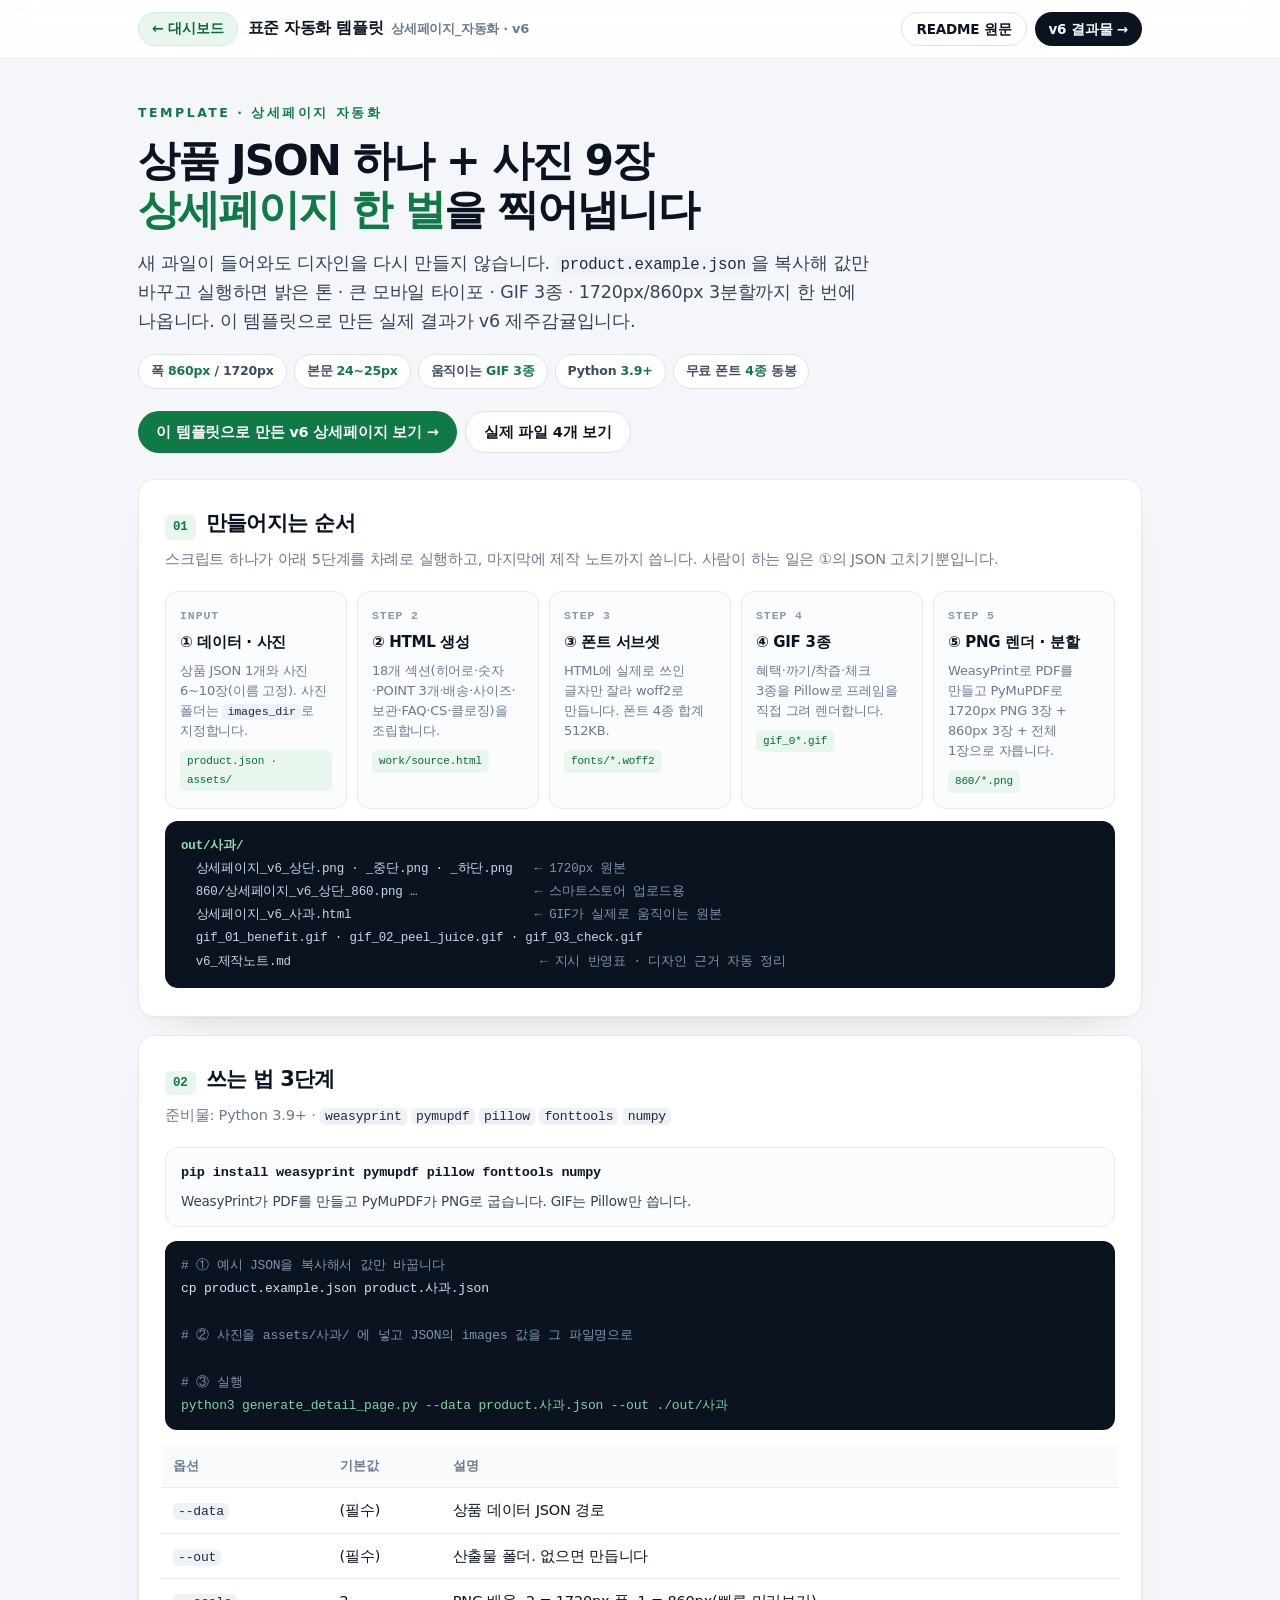
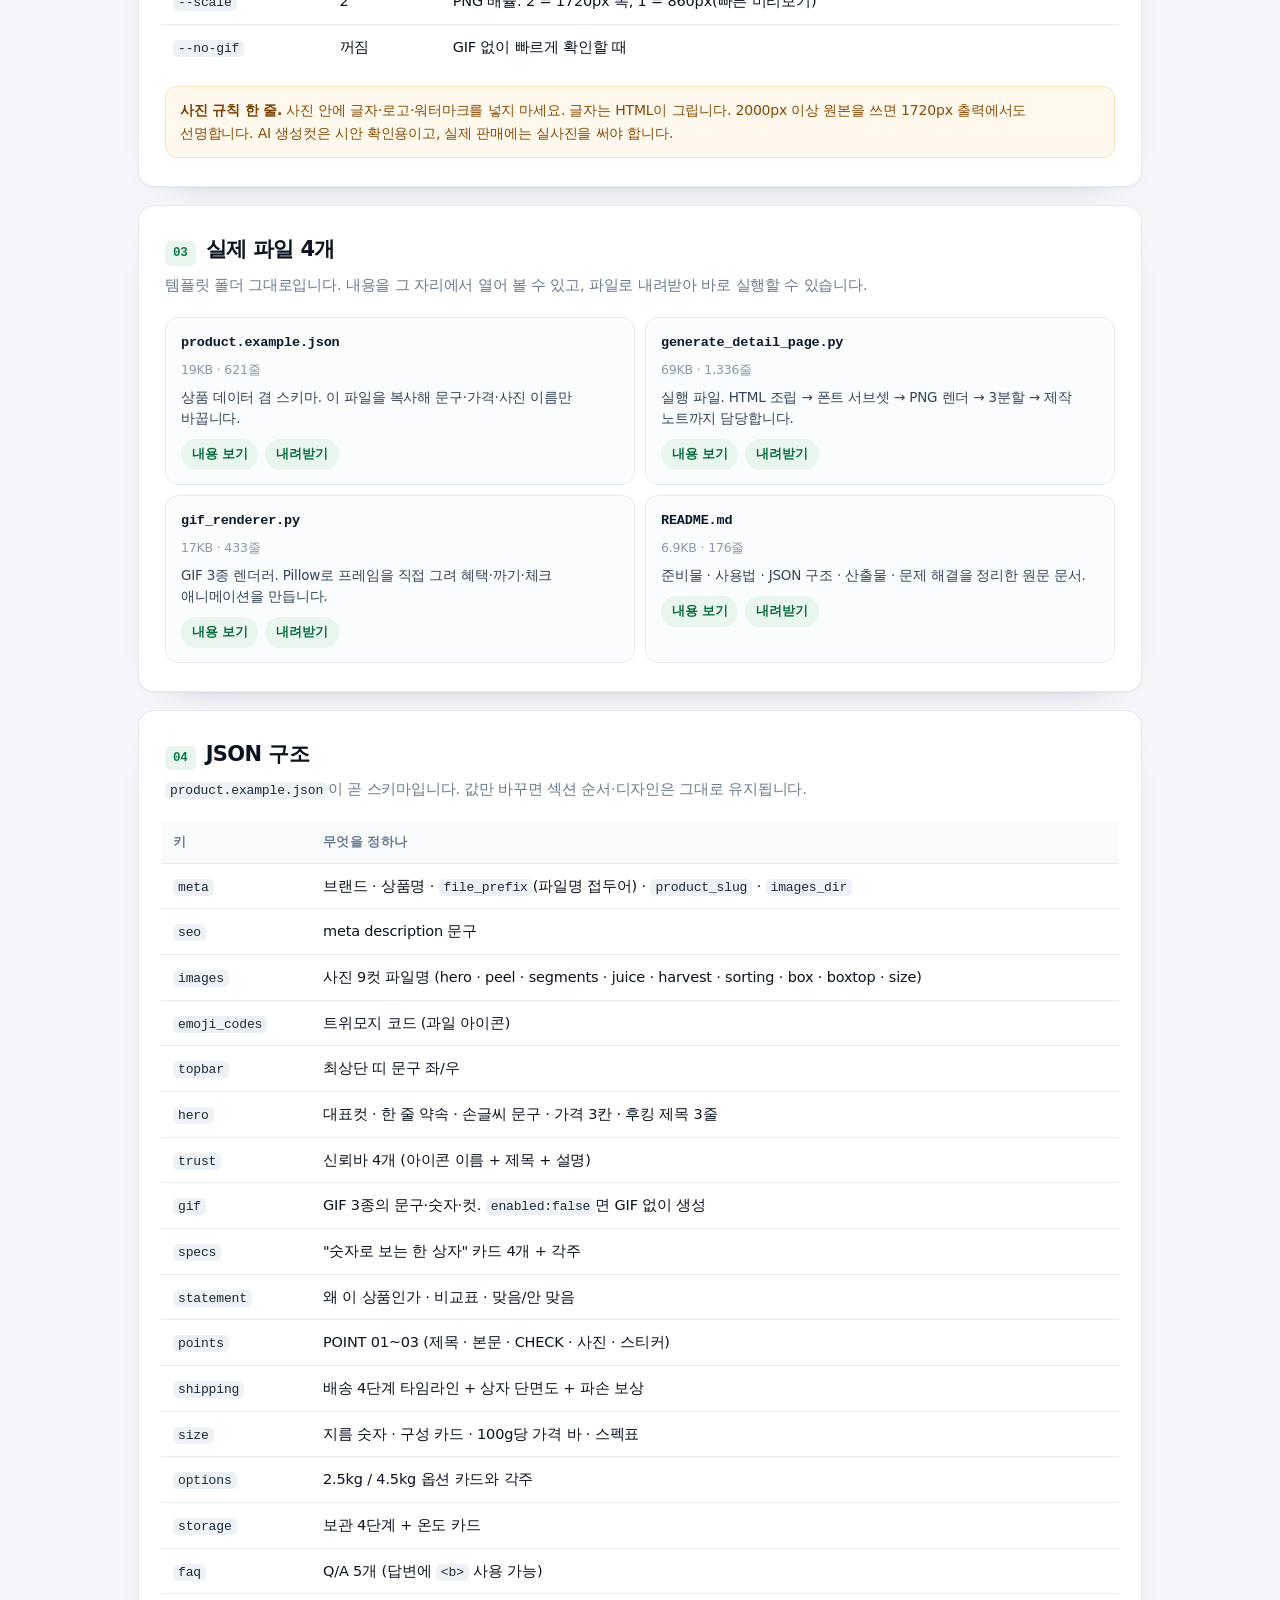
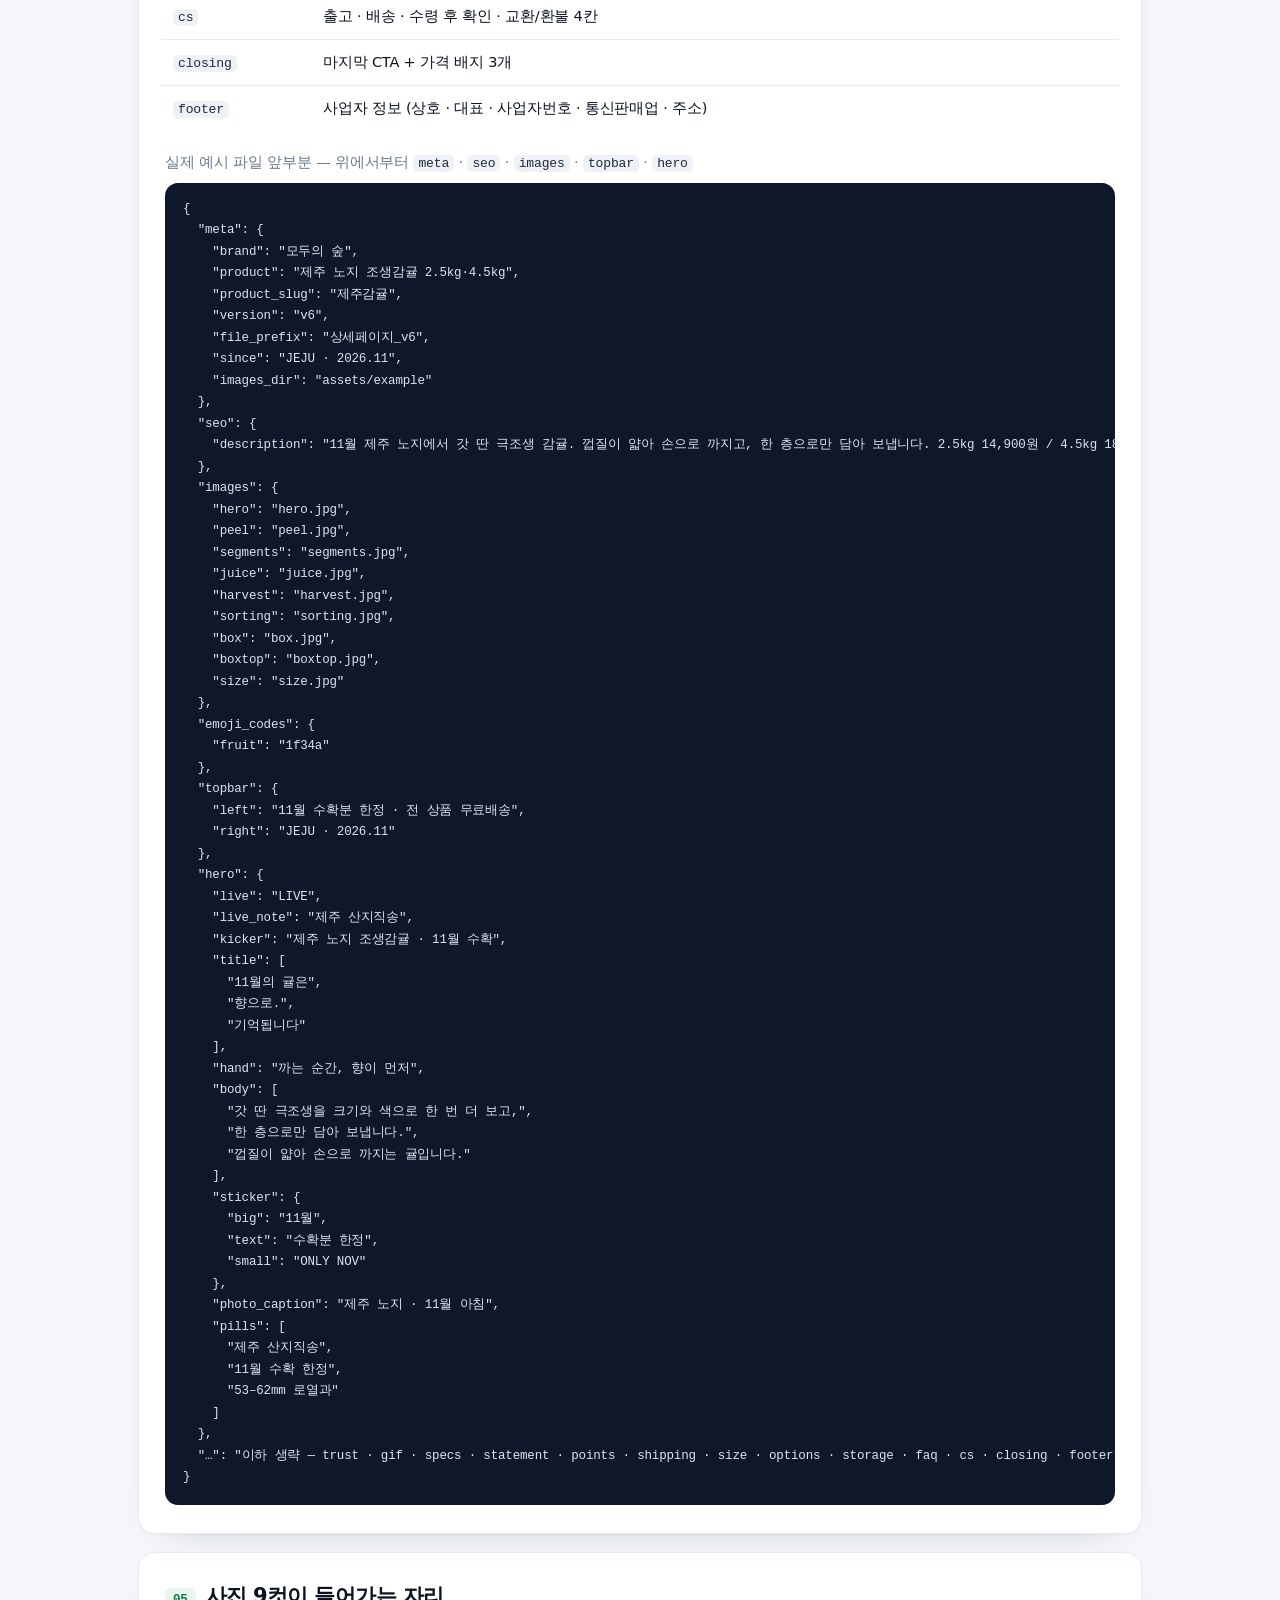
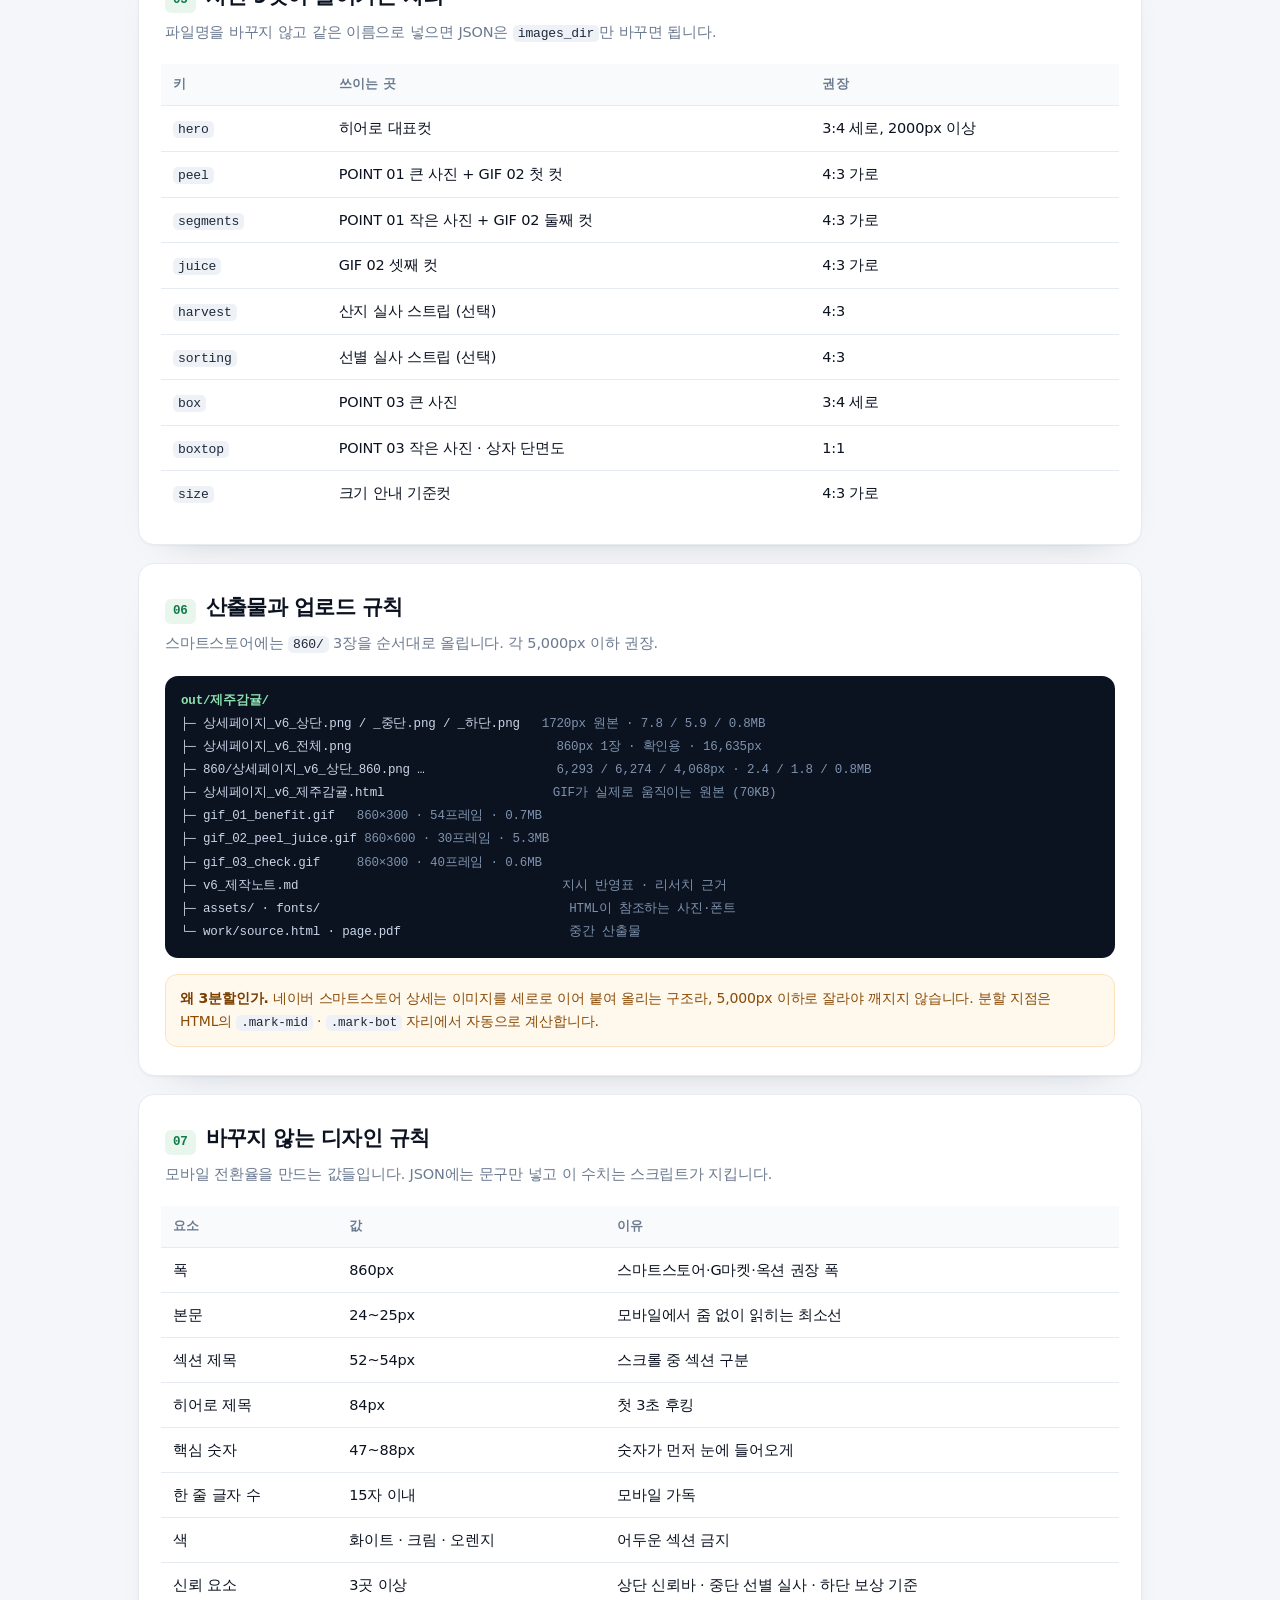
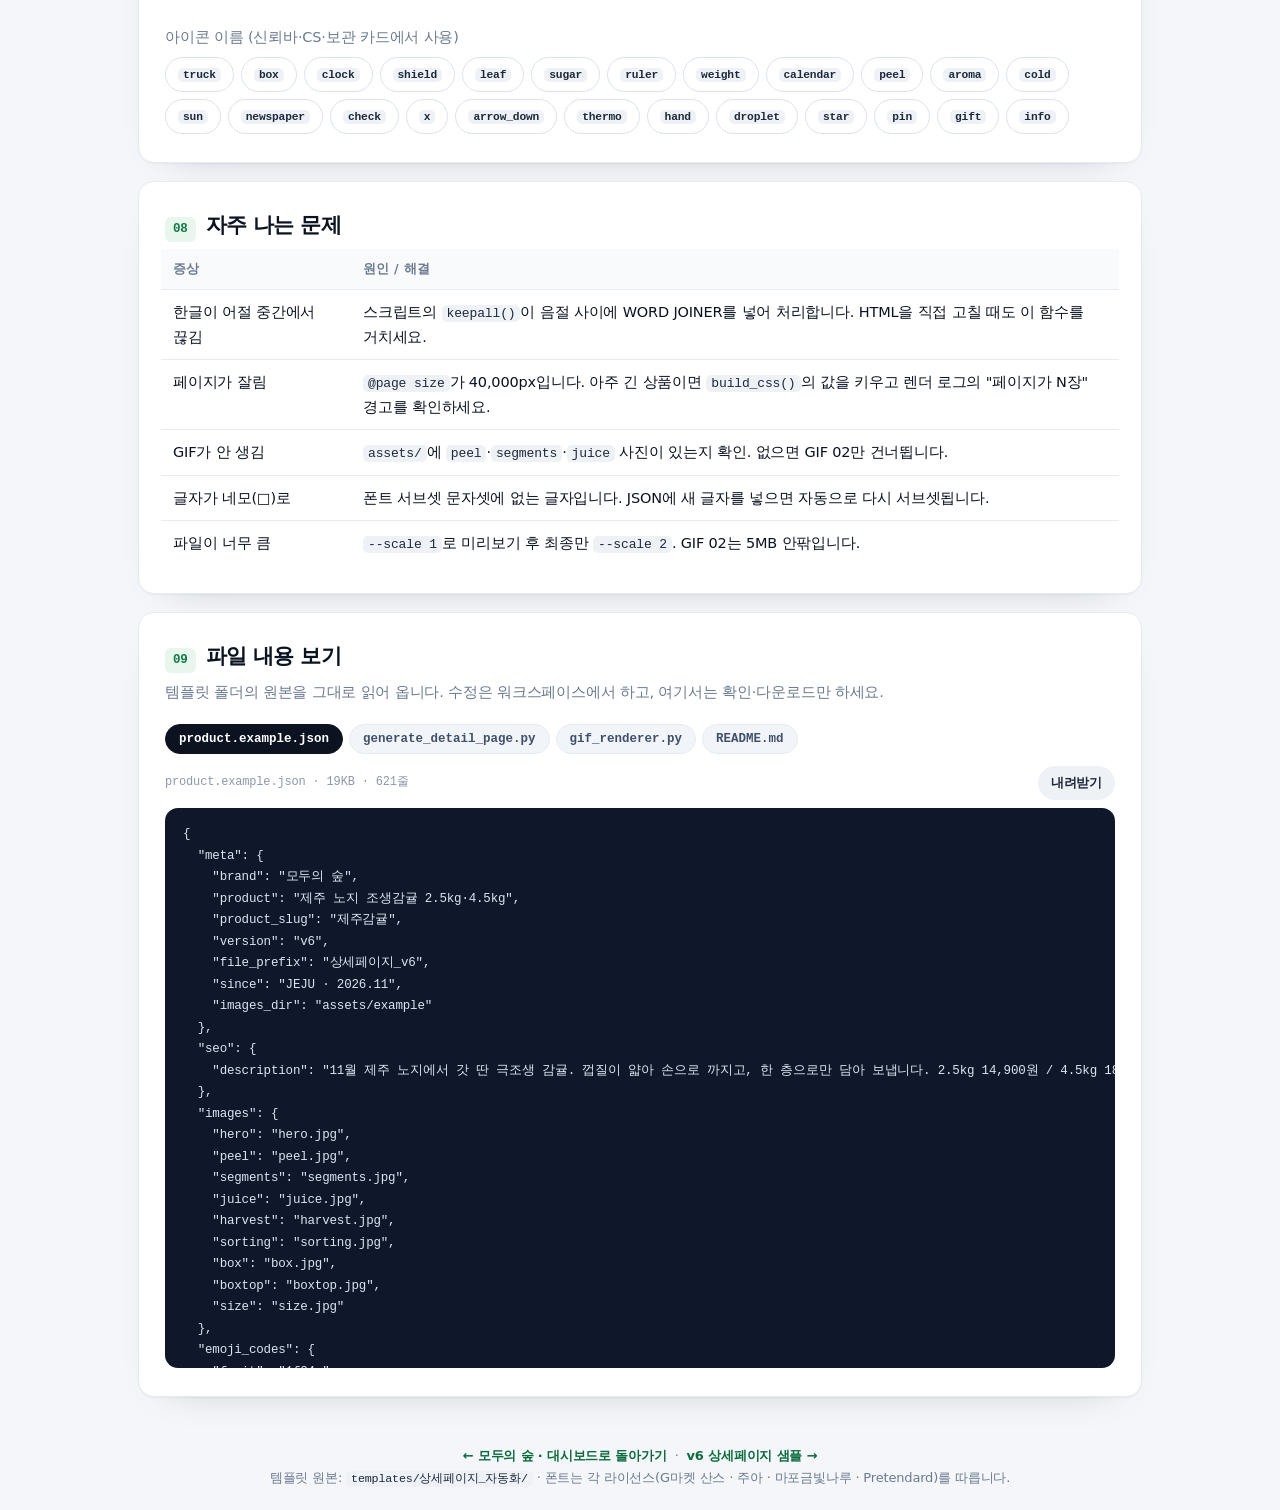
<file: samples/template/index.html>
<!DOCTYPE html>
<html lang="ko">
<head>
<meta charset="utf-8" />
<meta name="viewport" content="width=device-width, initial-scale=1" />
<title>표준 자동화 템플릿 | 매장경영노트</title>
<meta name="description" content="상품 JSON 하나와 사진 몇 장으로 스마트스토어 상세페이지를 통째로 찍어내는 표준 자동화 템플릿 — 구조·사용법·JSON 스키마·산출물 규칙." />
<meta name="theme-color" content="#ffffff" />
<style>
  :root{
    --bg:#f4f6f9; --surface:#fff; --ink:#0b1220; --ink2:#35435a; --muted:#6b7a90; --muted2:#8c99ab;
    --line:#e6ebf2; --line2:#dbe2ec; --forest:#0f7a45; --forest-soft:#e8f6ee; --orange:#e2580f;
    --code-bg:#0f172a; --code-ink:#dbe4f3; --radius:16px;
    --font:"Pretendard Variable",Pretendard,-apple-system,BlinkMacSystemFont,system-ui,"Apple SD Gothic Neo","Malgun Gothic","Noto Sans KR",sans-serif;
    --mono:"SF Mono",ui-monospace,SFMono-Regular,Menlo,Consolas,"D2Coding","Nanum Gothic Coding",monospace;
  }
  *{box-sizing:border-box}
  html{-webkit-text-size-adjust:100%}
  body{margin:0;background:var(--bg);color:var(--ink);font-family:var(--font);font-size:16px;line-height:1.66;
    letter-spacing:-.011em;word-break:keep-all;overflow-wrap:break-word;-webkit-font-smoothing:antialiased}
  a{color:inherit;text-decoration:none}
  code{font-family:var(--mono);font-size:.9em;background:#eef2f7;border-radius:5px;padding:1px 5px;color:#1e293b}
  .wrap{max-width:1040px;margin:0 auto;padding:0 18px}

  /* 상단 바 */
  .bar{position:sticky;top:0;z-index:50;background:rgba(255,255,255,.9);backdrop-filter:saturate(180%) blur(14px);
    -webkit-backdrop-filter:saturate(180%) blur(14px);border-bottom:1px solid var(--line)}
  .bar .wrap{display:flex;align-items:center;gap:10px;height:58px}
  .back{display:inline-flex;align-items:center;gap:6px;height:34px;padding:0 13px;border-radius:100px;
    background:var(--forest-soft);color:#0b6b3d;font-weight:700;font-size:14px;border:1px solid #cdebd9;flex:none}
  .bar .ttl{font-weight:800;font-size:15.5px;letter-spacing:-.02em;white-space:nowrap;overflow:hidden;text-overflow:ellipsis}
  .bar .ttl span{font-weight:600;color:var(--muted);font-size:13px;margin-left:8px}
  .bar .right{margin-left:auto;display:flex;gap:8px;flex:none}
  .pill{display:inline-flex;align-items:center;height:34px;padding:0 14px;border-radius:100px;font-size:13.5px;font-weight:700;
    background:#0b1220;color:#fff}
  .pill.ghost{background:#fff;color:var(--ink);border:1px solid var(--line2)}
  @media (max-width:720px){ .bar .ttl span{display:none} .pill.ghost{display:none} }

  /* 히어로 */
  .hero{padding:44px 0 8px}
  .eyebrow{font-size:12.5px;font-weight:800;letter-spacing:.2em;color:var(--forest);text-transform:uppercase}
  h1{font-size:clamp(28px,4.4vw,42px);line-height:1.18;letter-spacing:-.045em;font-weight:800;margin:12px 0 0}
  h1 em{font-style:normal;color:var(--forest)}
  .lead{font-size:17.5px;color:var(--ink2);margin:14px 0 0;max-width:66ch}
  .chips{display:flex;flex-wrap:wrap;gap:7px;margin:18px 0 0}
  .chip{font-size:12.5px;font-weight:700;color:#3f4c60;background:#fff;border:1px solid var(--line2);border-radius:100px;padding:6px 12px}
  .chip b{color:var(--forest)}
  .btns{display:flex;flex-wrap:wrap;gap:8px;margin:22px 0 0}
  .btn{display:inline-flex;align-items:center;gap:6px;height:42px;padding:0 18px;border-radius:100px;background:var(--forest);
    color:#fff;font-weight:700;font-size:14.5px}
  .btn.ghost{background:#fff;color:var(--ink);border:1px solid var(--line2)}
  .btn.small{height:34px;padding:0 13px;font-size:13px;background:#eef2f7;color:#1e293b;font-weight:700}

  /* 섹션 */
  section.block{background:var(--surface);border:1px solid var(--line);border-radius:var(--radius);padding:26px 26px 28px;margin:18px 0;
    box-shadow:0 1px 2px rgba(15,23,42,.04),0 16px 40px -34px rgba(15,23,42,.4)}
  @media (max-width:640px){ section.block{padding:20px 16px 22px;border-radius:14px} }
  .blk-head{display:flex;align-items:baseline;gap:10px;flex-wrap:wrap;margin-bottom:6px}
  .blk-num{font-family:var(--mono);font-size:12.5px;font-weight:700;color:var(--forest);background:var(--forest-soft);
    border-radius:6px;padding:2px 8px}
  h2{font-size:21px;font-weight:800;letter-spacing:-.03em;margin:0}
  .blk-sub{color:var(--muted);font-size:14.5px;margin:6px 0 20px}

  /* 흐름도 */
  .flow{display:grid;grid-template-columns:repeat(5,1fr);gap:10px;align-items:stretch}
  @media (max-width:900px){ .flow{grid-template-columns:repeat(2,1fr)} }
  @media (max-width:520px){ .flow{grid-template-columns:1fr} }
  .step{position:relative;background:#fafcfe;border:1px solid var(--line);border-radius:13px;padding:14px 14px 15px}
  .step .k{font-family:var(--mono);font-size:11.5px;font-weight:700;color:var(--muted2);letter-spacing:.08em}
  .step h3{font-size:15px;font-weight:800;margin:5px 0 6px;letter-spacing:-.02em}
  .step p{margin:0;font-size:13px;color:var(--muted);line-height:1.55}
  .step .tag2{display:inline-block;margin-top:9px;font-family:var(--mono);font-size:11px;color:#0b6b3d;background:var(--forest-soft);
    border-radius:5px;padding:2px 7px}
  .arrow{display:flex;align-items:center;justify-content:center;color:#b8c4d4;font-size:18px;font-weight:700}
  @media (max-width:900px){ .arrow{display:none} }
  .out{margin-top:12px;background:#0b1220;color:#c9d6e8;border-radius:13px;padding:14px 16px;font-family:var(--mono);font-size:12.5px;line-height:1.85;overflow-x:auto;white-space:pre}
  .out b{color:#8ee0b0;font-weight:600}

  /* 표 */
  .tw{overflow-x:auto;-webkit-overflow-scrolling:touch;margin:0 -4px}
  table{border-collapse:collapse;width:100%;font-size:14.5px;min-width:520px}
  th,td{text-align:left;padding:10px 12px;border-bottom:1px solid var(--line);vertical-align:top}
  th{font-size:12.5px;font-weight:800;color:var(--muted);letter-spacing:.02em;background:#f8fafc;white-space:nowrap}
  tbody tr:last-child td{border-bottom:0}
  td code{white-space:nowrap}
  .num{font-variant-numeric:tabular-nums}

  /* 파일 카드 */
  .files{display:grid;grid-template-columns:repeat(2,1fr);gap:10px}
  @media (max-width:760px){ .files{grid-template-columns:1fr} }
  .file{background:#fafcfe;border:1px solid var(--line);border-radius:13px;padding:14px 15px;display:flex;flex-direction:column;gap:6px}
  .file .fn{font-family:var(--mono);font-size:13.5px;font-weight:700;color:#0f172a;word-break:break-all}
  .file .meta{font-size:12.5px;color:var(--muted2);font-variant-numeric:tabular-nums}
  .file .role{font-size:13.5px;color:var(--ink2);line-height:1.55}
  .file .acts{display:flex;gap:7px;margin-top:4px}
  .file .acts a{font-size:12.5px;font-weight:700;color:#0b6b3d;background:var(--forest-soft);border-radius:100px;padding:5px 11px}

  /* 코드 */
  pre.code{background:var(--code-bg);color:var(--code-ink);border-radius:13px;padding:16px 18px;overflow:auto;
    font-family:var(--mono);font-size:12.5px;line-height:1.72;margin:0}
  pre.code::-webkit-scrollbar{height:9px;width:9px}
  pre.code::-webkit-scrollbar-thumb{background:#334155;border-radius:9px}
  .cmd{background:#0b1220;color:#d7e3f4;border-radius:12px;padding:13px 16px;font-family:var(--mono);font-size:13px;overflow-x:auto;line-height:1.8;white-space:pre}
  .cmd i{color:#7dd3a0;font-style:normal}
  .cmd span{color:#7f93ad}
  .note{background:#fff8ed;border:1px solid #fde3bd;border-radius:12px;padding:12px 14px;color:#8a4b06;font-size:14px;margin:16px 0 0}
  .note b{color:#7a3f00}

  /* 뷰어 */
  .tabs{display:flex;gap:6px;flex-wrap:wrap;margin:0 0 12px}
  .tab{font-family:var(--mono);font-size:12.5px;font-weight:700;color:#41506a;background:#f1f5f9;border:1px solid var(--line);
    border-radius:100px;padding:7px 13px;cursor:pointer}
  .tab.on{background:#0b1220;color:#fff;border-color:#0b1220}
  .viewbar{display:flex;align-items:center;gap:8px;margin:0 0 8px;font-size:12.5px;color:var(--muted)}
  .viewbar .sp{margin-left:auto}
  #viewer{max-height:560px;overflow:auto;white-space:pre;tab-size:2}
  #vmeta{font-family:var(--mono);font-size:12px;color:var(--muted2)}

  ul.plain{margin:0;padding-left:18px;color:var(--ink2);font-size:14.5px}
  ul.plain li{margin:4px 0}
  .foot{padding:30px 0 46px;color:var(--muted);font-size:13px;text-align:center}
  .foot a{font-weight:700;color:#0b6b3d}
</style>
</head>
<body>

<div class="bar"><div class="wrap">
  <a class="back" href="../../#/forest">← 대시보드</a>
  <div class="ttl">표준 자동화 템플릿<span>상세페이지_자동화 · v6</span></div>
  <div class="right">
    <a class="pill ghost" href="files/README.md" target="_blank" rel="noopener">README 원문</a>
    <a class="pill" href="../v6/">v6 결과물 →</a>
  </div>
</div></div>

<div class="wrap">

  <div class="hero">
    <div class="eyebrow">Template · 상세페이지 자동화</div>
    <h1>상품 JSON 하나 + 사진 9장<br /><em>상세페이지 한 벌</em>을 찍어냅니다</h1>
    <p class="lead">새 과일이 들어와도 디자인을 다시 만들지 않습니다. <code>product.example.json</code>을 복사해 값만 바꾸고 실행하면
      밝은 톤 · 큰 모바일 타이포 · GIF 3종 · 1720px/860px 3분할까지 한 번에 나옵니다. 이 템플릿으로 만든 실제 결과가 v6 제주감귤입니다.</p>
    <div class="chips">
      <span class="chip">폭 <b>860px</b> / 1720px</span>
      <span class="chip">본문 <b>24~25px</b></span>
      <span class="chip">움직이는 <b>GIF 3종</b></span>
      <span class="chip">Python <b>3.9+</b></span>
      <span class="chip">무료 폰트 <b>4종</b> 동봉</span>
    </div>
    <div class="btns">
      <a class="btn" href="../v6/">이 템플릿으로 만든 v6 상세페이지 보기 →</a>
      <a class="btn ghost" href="#files">실제 파일 4개 보기</a>
    </div>
  </div>

  <!-- 1. 흐름 -->
  <section class="block">
    <div class="blk-head"><span class="blk-num">01</span><h2>만들어지는 순서</h2></div>
    <p class="blk-sub">스크립트 하나가 아래 5단계를 차례로 실행하고, 마지막에 제작 노트까지 씁니다. 사람이 하는 일은 ①의 JSON 고치기뿐입니다.</p>
    <div class="flow">
      <div class="step">
        <div class="k">INPUT</div>
        <h3>① 데이터 · 사진</h3>
        <p>상품 JSON 1개와 사진 6~10장(이름 고정). 사진 폴더는 <code>images_dir</code>로 지정합니다.</p>
        <span class="tag2">product.json · assets/</span>
      </div>
      <div class="step">
        <div class="k">STEP 2</div>
        <h3>② HTML 생성</h3>
        <p>18개 섹션(히어로·숫자·POINT 3개·배송·사이즈·보관·FAQ·CS·클로징)을 조립합니다.</p>
        <span class="tag2">work/source.html</span>
      </div>
      <div class="step">
        <div class="k">STEP 3</div>
        <h3>③ 폰트 서브셋</h3>
        <p>HTML에 실제로 쓰인 글자만 잘라 woff2로 만듭니다. 폰트 4종 합계 512KB.</p>
        <span class="tag2">fonts/*.woff2</span>
      </div>
      <div class="step">
        <div class="k">STEP 4</div>
        <h3>④ GIF 3종</h3>
        <p>혜택·까기/착즙·체크 3종을 Pillow로 프레임을 직접 그려 렌더합니다.</p>
        <span class="tag2">gif_0*.gif</span>
      </div>
      <div class="step">
        <div class="k">STEP 5</div>
        <h3>⑤ PNG 렌더 · 분할</h3>
        <p>WeasyPrint로 PDF를 만들고 PyMuPDF로 1720px PNG 3장 + 860px 3장 + 전체 1장으로 자릅니다.</p>
        <span class="tag2">860/*.png</span>
      </div>
    </div>
    <div class="out"><b>out/사과/</b>
  상세페이지_v6_상단.png · _중단.png · _하단.png   <span style="color:#7f93ad">← 1720px 원본</span>
  860/상세페이지_v6_상단_860.png …                <span style="color:#7f93ad">← 스마트스토어 업로드용</span>
  상세페이지_v6_사과.html                         <span style="color:#7f93ad">← GIF가 실제로 움직이는 원본</span>
  gif_01_benefit.gif · gif_02_peel_juice.gif · gif_03_check.gif
  v6_제작노트.md                                  <span style="color:#7f93ad">← 지시 반영표 · 디자인 근거 자동 정리</span></div>
  </section>

  <!-- 2. 사용법 -->
  <section class="block">
    <div class="blk-head"><span class="blk-num">02</span><h2>쓰는 법 3단계</h2></div>
    <p class="blk-sub">준비물: Python 3.9+ · <code>weasyprint</code> <code>pymupdf</code> <code>pillow</code> <code>fonttools</code> <code>numpy</code></p>
    <div class="files" style="margin-bottom:14px">
      <div class="file" style="grid-column:1/-1">
        <div class="fn">pip install weasyprint pymupdf pillow fonttools numpy</div>
        <div class="role">WeasyPrint가 PDF를 만들고 PyMuPDF가 PNG로 굽습니다. GIF는 Pillow만 씁니다.</div>
      </div>
    </div>
    <div class="cmd"><span># ① 예시 JSON을 복사해서 값만 바꿉니다</span>
cp product.example.json product.사과.json

<span># ② 사진을 assets/사과/ 에 넣고 JSON의 images 값을 그 파일명으로</span>

<span># ③ 실행</span>
<i>python3 generate_detail_page.py --data product.사과.json --out ./out/사과</i></div>
    <div class="tw" style="margin-top:16px">
      <table>
        <thead><tr><th>옵션</th><th>기본값</th><th>설명</th></tr></thead>
        <tbody>
          <tr><td><code>--data</code></td><td>(필수)</td><td>상품 데이터 JSON 경로</td></tr>
          <tr><td><code>--out</code></td><td>(필수)</td><td>산출물 폴더. 없으면 만듭니다</td></tr>
          <tr><td><code>--scale</code></td><td class="num">2</td><td>PNG 배율. 2 = 1720px 폭, 1 = 860px(빠른 미리보기)</td></tr>
          <tr><td><code>--no-gif</code></td><td>꺼짐</td><td>GIF 없이 빠르게 확인할 때</td></tr>
        </tbody>
      </table>
    </div>
    <div class="note"><b>사진 규칙 한 줄.</b> 사진 안에 글자·로고·워터마크를 넣지 마세요. 글자는 HTML이 그립니다.
      2000px 이상 원본을 쓰면 1720px 출력에서도 선명합니다. AI 생성컷은 시안 확인용이고, 실제 판매에는 실사진을 써야 합니다.</div>
  </section>

  <!-- 3. 실제 파일 -->
  <section class="block" id="files">
    <div class="blk-head"><span class="blk-num">03</span><h2>실제 파일 4개</h2></div>
    <p class="blk-sub">템플릿 폴더 그대로입니다. 내용을 그 자리에서 열어 볼 수 있고, 파일로 내려받아 바로 실행할 수 있습니다.</p>
    <div class="files" id="filecards"></div>
  </section>

  <!-- 4. JSON 구조 -->
  <section class="block">
    <div class="blk-head"><span class="blk-num">04</span><h2>JSON 구조</h2></div>
    <p class="blk-sub"><code>product.example.json</code>이 곧 스키마입니다. 값만 바꾸면 섹션 순서·디자인은 그대로 유지됩니다.</p>
    <div class="tw">
      <table>
        <thead><tr><th style="width:150px">키</th><th>무엇을 정하나</th></tr></thead>
        <tbody>
          <tr><td><code>meta</code></td><td>브랜드 · 상품명 · <code>file_prefix</code>(파일명 접두어) · <code>product_slug</code> · <code>images_dir</code></td></tr>
          <tr><td><code>seo</code></td><td>meta description 문구</td></tr>
          <tr><td><code>images</code></td><td>사진 9컷 파일명 (hero · peel · segments · juice · harvest · sorting · box · boxtop · size)</td></tr>
          <tr><td><code>emoji_codes</code></td><td>트위모지 코드 (과일 아이콘)</td></tr>
          <tr><td><code>topbar</code></td><td>최상단 띠 문구 좌/우</td></tr>
          <tr><td><code>hero</code></td><td>대표컷 · 한 줄 약속 · 손글씨 문구 · 가격 3칸 · 후킹 제목 3줄</td></tr>
          <tr><td><code>trust</code></td><td>신뢰바 4개 (아이콘 이름 + 제목 + 설명)</td></tr>
          <tr><td><code>gif</code></td><td>GIF 3종의 문구·숫자·컷. <code>enabled:false</code>면 GIF 없이 생성</td></tr>
          <tr><td><code>specs</code></td><td>"숫자로 보는 한 상자" 카드 4개 + 각주</td></tr>
          <tr><td><code>statement</code></td><td>왜 이 상품인가 · 비교표 · 맞음/안 맞음</td></tr>
          <tr><td><code>points</code></td><td>POINT 01~03 (제목 · 본문 · CHECK · 사진 · 스티커)</td></tr>
          <tr><td><code>shipping</code></td><td>배송 4단계 타임라인 + 상자 단면도 + 파손 보상</td></tr>
          <tr><td><code>size</code></td><td>지름 숫자 · 구성 카드 · 100g당 가격 바 · 스펙표</td></tr>
          <tr><td><code>options</code></td><td>2.5kg / 4.5kg 옵션 카드와 각주</td></tr>
          <tr><td><code>storage</code></td><td>보관 4단계 + 온도 카드</td></tr>
          <tr><td><code>faq</code></td><td>Q/A 5개 (답변에 <code>&lt;b&gt;</code> 사용 가능)</td></tr>
          <tr><td><code>cs</code></td><td>출고 · 배송 · 수령 후 확인 · 교환/환불 4칸</td></tr>
          <tr><td><code>closing</code></td><td>마지막 CTA + 가격 배지 3개</td></tr>
          <tr><td><code>footer</code></td><td>사업자 정보 (상호 · 대표 · 사업자번호 · 통신판매업 · 주소)</td></tr>
        </tbody>
      </table>
    </div>
    <p class="blk-sub" style="margin:20px 0 8px">실제 예시 파일 앞부분 — 위에서부터 <code>meta</code> · <code>seo</code> · <code>images</code> · <code>topbar</code> · <code>hero</code></p>
    <pre class="code" id="excerpt">{
  &quot;meta&quot;: {
    &quot;brand&quot;: &quot;모두의 숲&quot;,
    &quot;product&quot;: &quot;제주 노지 조생감귤 2.5kg·4.5kg&quot;,
    &quot;product_slug&quot;: &quot;제주감귤&quot;,
    &quot;version&quot;: &quot;v6&quot;,
    &quot;file_prefix&quot;: &quot;상세페이지_v6&quot;,
    &quot;since&quot;: &quot;JEJU · 2026.11&quot;,
    &quot;images_dir&quot;: &quot;assets/example&quot;
  },
  &quot;seo&quot;: {
    &quot;description&quot;: &quot;11월 제주 노지에서 갓 딴 극조생 감귤. 껍질이 얇아 손으로 까지고, 한 층으로만 담아 보냅니다. 2.5kg 14,900원 / 4.5kg 18,900원, 전 상품 무료배송.&quot;
  },
  &quot;images&quot;: {
    &quot;hero&quot;: &quot;hero.jpg&quot;,
    &quot;peel&quot;: &quot;peel.jpg&quot;,
    &quot;segments&quot;: &quot;segments.jpg&quot;,
    &quot;juice&quot;: &quot;juice.jpg&quot;,
    &quot;harvest&quot;: &quot;harvest.jpg&quot;,
    &quot;sorting&quot;: &quot;sorting.jpg&quot;,
    &quot;box&quot;: &quot;box.jpg&quot;,
    &quot;boxtop&quot;: &quot;boxtop.jpg&quot;,
    &quot;size&quot;: &quot;size.jpg&quot;
  },
  &quot;emoji_codes&quot;: {
    &quot;fruit&quot;: &quot;1f34a&quot;
  },
  &quot;topbar&quot;: {
    &quot;left&quot;: &quot;11월 수확분 한정 · 전 상품 무료배송&quot;,
    &quot;right&quot;: &quot;JEJU · 2026.11&quot;
  },
  &quot;hero&quot;: {
    &quot;live&quot;: &quot;LIVE&quot;,
    &quot;live_note&quot;: &quot;제주 산지직송&quot;,
    &quot;kicker&quot;: &quot;제주 노지 조생감귤 · 11월 수확&quot;,
    &quot;title&quot;: [
      &quot;11월의 귤은&quot;,
      &quot;향으로.&quot;,
      &quot;기억됩니다&quot;
    ],
    &quot;hand&quot;: &quot;까는 순간, 향이 먼저&quot;,
    &quot;body&quot;: [
      &quot;갓 딴 극조생을 크기와 색으로 한 번 더 보고,&quot;,
      &quot;한 층으로만 담아 보냅니다.&quot;,
      &quot;껍질이 얇아 손으로 까지는 귤입니다.&quot;
    ],
    &quot;sticker&quot;: {
      &quot;big&quot;: &quot;11월&quot;,
      &quot;text&quot;: &quot;수확분 한정&quot;,
      &quot;small&quot;: &quot;ONLY NOV&quot;
    },
    &quot;photo_caption&quot;: &quot;제주 노지 · 11월 아침&quot;,
    &quot;pills&quot;: [
      &quot;제주 산지직송&quot;,
      &quot;11월 수확 한정&quot;,
      &quot;53–62mm 로열과&quot;
    ]
  },
  &quot;…&quot;: &quot;이하 생략 — trust · gif · specs · statement · points · shipping · size · options · storage · faq · cs · closing · footer&quot;
}</pre>
  </section>

  <!-- 5. 사진 -->
  <section class="block">
    <div class="blk-head"><span class="blk-num">05</span><h2>사진 9컷이 들어가는 자리</h2></div>
    <p class="blk-sub">파일명을 바꾸지 않고 같은 이름으로 넣으면 JSON은 <code>images_dir</code>만 바꾸면 됩니다.</p>
    <div class="tw">
      <table>
        <thead><tr><th>키</th><th>쓰이는 곳</th><th>권장</th></tr></thead>
        <tbody>
          <tr><td><code>hero</code></td><td>히어로 대표컷</td><td>3:4 세로, 2000px 이상</td></tr>
          <tr><td><code>peel</code></td><td>POINT 01 큰 사진 + GIF 02 첫 컷</td><td>4:3 가로</td></tr>
          <tr><td><code>segments</code></td><td>POINT 01 작은 사진 + GIF 02 둘째 컷</td><td>4:3 가로</td></tr>
          <tr><td><code>juice</code></td><td>GIF 02 셋째 컷</td><td>4:3 가로</td></tr>
          <tr><td><code>harvest</code></td><td>산지 실사 스트립 (선택)</td><td>4:3</td></tr>
          <tr><td><code>sorting</code></td><td>선별 실사 스트립 (선택)</td><td>4:3</td></tr>
          <tr><td><code>box</code></td><td>POINT 03 큰 사진</td><td>3:4 세로</td></tr>
          <tr><td><code>boxtop</code></td><td>POINT 03 작은 사진 · 상자 단면도</td><td>1:1</td></tr>
          <tr><td><code>size</code></td><td>크기 안내 기준컷</td><td>4:3 가로</td></tr>
        </tbody>
      </table>
    </div>
  </section>

  <!-- 6. 산출물 -->
  <section class="block">
    <div class="blk-head"><span class="blk-num">06</span><h2>산출물과 업로드 규칙</h2></div>
    <p class="blk-sub">스마트스토어에는 <code>860/</code> 3장을 순서대로 올립니다. 각 5,000px 이하 권장.</p>
    <div class="out"><b>out/제주감귤/</b>
├─ 상세페이지_v6_상단.png / _중단.png / _하단.png   <span style="color:#7f93ad">1720px 원본 · 7.8 / 5.9 / 0.8MB</span>
├─ 상세페이지_v6_전체.png                            <span style="color:#7f93ad">860px 1장 · 확인용 · 16,635px</span>
├─ 860/상세페이지_v6_상단_860.png …                  <span style="color:#7f93ad">6,293 / 6,274 / 4,068px · 2.4 / 1.8 / 0.8MB</span>
├─ 상세페이지_v6_제주감귤.html                       <span style="color:#7f93ad">GIF가 실제로 움직이는 원본 (70KB)</span>
├─ gif_01_benefit.gif   <span style="color:#7f93ad">860×300 · 54프레임 · 0.7MB</span>
├─ gif_02_peel_juice.gif <span style="color:#7f93ad">860×600 · 30프레임 · 5.3MB</span>
├─ gif_03_check.gif     <span style="color:#7f93ad">860×300 · 40프레임 · 0.6MB</span>
├─ v6_제작노트.md                                    <span style="color:#7f93ad">지시 반영표 · 리서치 근거</span>
├─ assets/ · fonts/                                  <span style="color:#7f93ad">HTML이 참조하는 사진·폰트</span>
└─ work/source.html · page.pdf                       <span style="color:#7f93ad">중간 산출물</span></div>
    <div class="note"><b>왜 3분할인가.</b> 네이버 스마트스토어 상세는 이미지를 세로로 이어 붙여 올리는 구조라, 5,000px 이하로 잘라야
      깨지지 않습니다. 분할 지점은 HTML의 <code>.mark-mid</code> · <code>.mark-bot</code> 자리에서 자동으로 계산합니다.</div>
  </section>

  <!-- 7. 디자인 규칙 -->
  <section class="block">
    <div class="blk-head"><span class="blk-num">07</span><h2>바꾸지 않는 디자인 규칙</h2></div>
    <p class="blk-sub">모바일 전환율을 만드는 값들입니다. JSON에는 문구만 넣고 이 수치는 스크립트가 지킵니다.</p>
    <div class="tw">
      <table>
        <thead><tr><th>요소</th><th>값</th><th>이유</th></tr></thead>
        <tbody>
          <tr><td>폭</td><td class="num">860px</td><td>스마트스토어·G마켓·옥션 권장 폭</td></tr>
          <tr><td>본문</td><td class="num">24~25px</td><td>모바일에서 줌 없이 읽히는 최소선</td></tr>
          <tr><td>섹션 제목</td><td class="num">52~54px</td><td>스크롤 중 섹션 구분</td></tr>
          <tr><td>히어로 제목</td><td class="num">84px</td><td>첫 3초 후킹</td></tr>
          <tr><td>핵심 숫자</td><td class="num">47~88px</td><td>숫자가 먼저 눈에 들어오게</td></tr>
          <tr><td>한 줄 글자 수</td><td class="num">15자 이내</td><td>모바일 가독</td></tr>
          <tr><td>색</td><td>화이트 · 크림 · 오렌지</td><td>어두운 섹션 금지</td></tr>
          <tr><td>신뢰 요소</td><td class="num">3곳 이상</td><td>상단 신뢰바 · 중단 선별 실사 · 하단 보상 기준</td></tr>
        </tbody>
      </table>
    </div>
    <p class="blk-sub" style="margin:18px 0 8px">아이콘 이름 (신뢰바·CS·보관 카드에서 사용)</p>
    <div class="chips" style="margin:0">
      <span class="chip"><code>truck</code></span><span class="chip"><code>box</code></span><span class="chip"><code>clock</code></span>
      <span class="chip"><code>shield</code></span><span class="chip"><code>leaf</code></span><span class="chip"><code>sugar</code></span>
      <span class="chip"><code>ruler</code></span><span class="chip"><code>weight</code></span><span class="chip"><code>calendar</code></span>
      <span class="chip"><code>peel</code></span><span class="chip"><code>aroma</code></span><span class="chip"><code>cold</code></span>
      <span class="chip"><code>sun</code></span><span class="chip"><code>newspaper</code></span><span class="chip"><code>check</code></span>
      <span class="chip"><code>x</code></span><span class="chip"><code>arrow_down</code></span><span class="chip"><code>thermo</code></span>
      <span class="chip"><code>hand</code></span><span class="chip"><code>droplet</code></span><span class="chip"><code>star</code></span>
      <span class="chip"><code>pin</code></span><span class="chip"><code>gift</code></span><span class="chip"><code>info</code></span>
    </div>
  </section>

  <!-- 8. 문제 해결 -->
  <section class="block">
    <div class="blk-head"><span class="blk-num">08</span><h2>자주 나는 문제</h2></div>
    <div class="tw">
      <table>
        <thead><tr><th style="width:190px">증상</th><th>원인 / 해결</th></tr></thead>
        <tbody>
          <tr><td>한글이 어절 중간에서 끊김</td><td>스크립트의 <code>keepall()</code>이 음절 사이에 WORD JOINER를 넣어 처리합니다. HTML을 직접 고칠 때도 이 함수를 거치세요.</td></tr>
          <tr><td>페이지가 잘림</td><td><code>@page size</code>가 40,000px입니다. 아주 긴 상품이면 <code>build_css()</code>의 값을 키우고 렌더 로그의 "페이지가 N장" 경고를 확인하세요.</td></tr>
          <tr><td>GIF가 안 생김</td><td><code>assets/</code>에 <code>peel</code>·<code>segments</code>·<code>juice</code> 사진이 있는지 확인. 없으면 GIF 02만 건너뜁니다.</td></tr>
          <tr><td>글자가 네모(□)로</td><td>폰트 서브셋 문자셋에 없는 글자입니다. JSON에 새 글자를 넣으면 자동으로 다시 서브셋됩니다.</td></tr>
          <tr><td>파일이 너무 큼</td><td><code>--scale 1</code>로 미리보기 후 최종만 <code>--scale 2</code>. GIF 02는 5MB 안팎입니다.</td></tr>
        </tbody>
      </table>
    </div>
  </section>

  <!-- 9. 뷰어 -->
  <section class="block">
    <div class="blk-head"><span class="blk-num">09</span><h2>파일 내용 보기</h2></div>
    <p class="blk-sub">템플릿 폴더의 원본을 그대로 읽어 옵니다. 수정은 워크스페이스에서 하고, 여기서는 확인·다운로드만 하세요.</p>
    <div class="tabs" id="tabs"></div>
    <div class="viewbar"><span id="vmeta">불러오는 중…</span><span class="sp"></span>
      <a class="btn small" id="vdl" href="#" download>내려받기</a></div>
    <pre class="code" id="viewer">탭을 누르면 파일 내용이 표시됩니다.</pre>
  </section>

  <div class="foot">
    <a href="../../#/forest">← 모두의 숲 · 대시보드로 돌아가기</a> &nbsp;·&nbsp; <a href="../v6/">v6 상세페이지 샘플 →</a><br />
    템플릿 원본: <code>templates/상세페이지_자동화/</code> · 폰트는 각 라이선스(G마켓 산스 · 주아 · 마포금빛나루 · Pretendard)를 따릅니다.
  </div>
</div>

<script>
(function () {
  "use strict";
  var FILES = [
    { name: "product.example.json", bytes: 19362, lines: 621, role: "상품 데이터 겸 스키마. 이 파일을 복사해 문구·가격·사진 이름만 바꿉니다.", open: true },
    { name: "generate_detail_page.py", bytes: 70325, lines: 1336, role: "실행 파일. HTML 조립 → 폰트 서브셋 → PNG 렌더 → 3분할 → 제작 노트까지 담당합니다.", open: false },
    { name: "gif_renderer.py", bytes: 17009, lines: 433, role: "GIF 3종 렌더러. Pillow로 프레임을 직접 그려 혜택·까기·체크 애니메이션을 만듭니다.", open: false },
    { name: "README.md", bytes: 7046, lines: 176, role: "준비물 · 사용법 · JSON 구조 · 산출물 · 문제 해결을 정리한 원문 문서.", open: false }
  ];

  function kb(n) { return (n / 1024).toFixed(n < 10240 ? 1 : 0) + "KB"; }
  function esc(s) { return s.replace(/&/g, "&amp;").replace(/</g, "&lt;").replace(/>/g, "&gt;"); }

  var cards = document.getElementById("filecards");
  cards.innerHTML = FILES.map(function (f, i) {
    return '<div class="file">' +
      '<div class="fn">' + f.name + '</div>' +
      '<div class="meta">' + kb(f.bytes) + ' · ' + f.lines.toLocaleString() + '줄</div>' +
      '<div class="role">' + f.role + '</div>' +
      '<div class="acts"><a href="#viewer" data-view="' + i + '">내용 보기</a>' +
      '<a href="files/' + f.name + '" download>내려받기</a></div></div>';
  }).join("");

  var tabs = document.getElementById("tabs");
  tabs.innerHTML = FILES.map(function (f, i) {
    return '<button class="tab" data-view="' + i + '">' + f.name + '</button>';
  }).join("");

  var viewer = document.getElementById("viewer");
  var vmeta = document.getElementById("vmeta");
  var vdl = document.getElementById("vdl");
  var cache = {};
  var current = -1;

  function show(i) {
    var f = FILES[i];
    current = i;
    Array.prototype.forEach.call(document.querySelectorAll(".tab"), function (t) {
      t.classList.toggle("on", Number(t.getAttribute("data-view")) === i);
    });
    vdl.setAttribute("href", "files/" + f.name);
    vdl.setAttribute("download", f.name);
    if (cache[f.name]) { render(f, cache[f.name]); return; }
    vmeta.textContent = f.name + " 불러오는 중…";
    viewer.textContent = "";
    fetch("files/" + f.name, { cache: "no-cache" })
      .then(function (r) { if (!r.ok) throw new Error("HTTP " + r.status); return r.text(); })
      .then(function (t) { cache[f.name] = t; if (current === i) render(f, t); })
      .catch(function (e) {
        vmeta.textContent = "불러오지 못했습니다 (" + e.message + ")";
        viewer.textContent = "이 화면은 http(s)로 열어야 파일을 읽을 수 있습니다.\n아래 '내려받기'로 파일을 받아 보세요.";
      });
  }
  function render(f, text) {
    viewer.textContent = text;
    viewer.scrollTop = 0;
    vmeta.textContent = f.name + " · " + kb(f.bytes) + " · " + f.lines.toLocaleString() + "줄";
  }

  document.addEventListener("click", function (e) {
    var el = e.target.closest("[data-view]");
    if (!el) return;
    show(Number(el.getAttribute("data-view")));
  });

  show(0);
})();
</script>
</body>
</html>
</file>
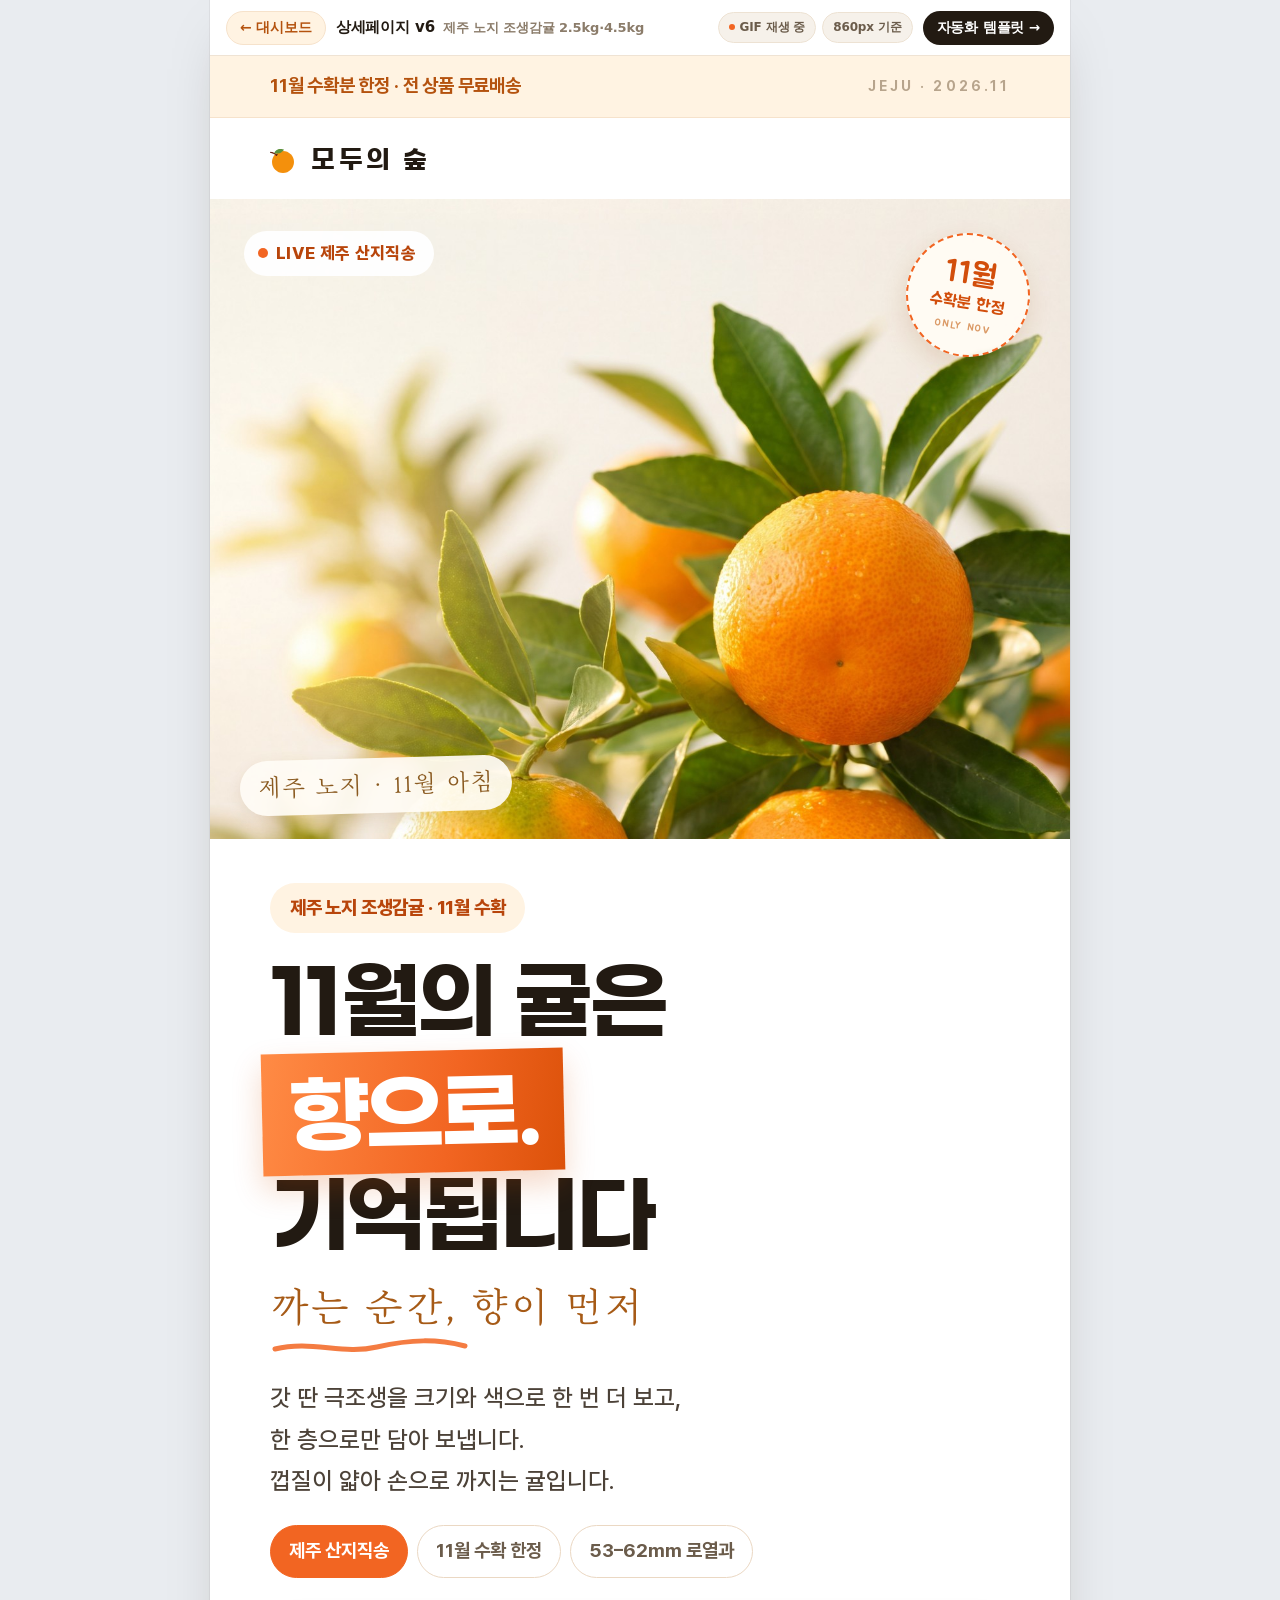
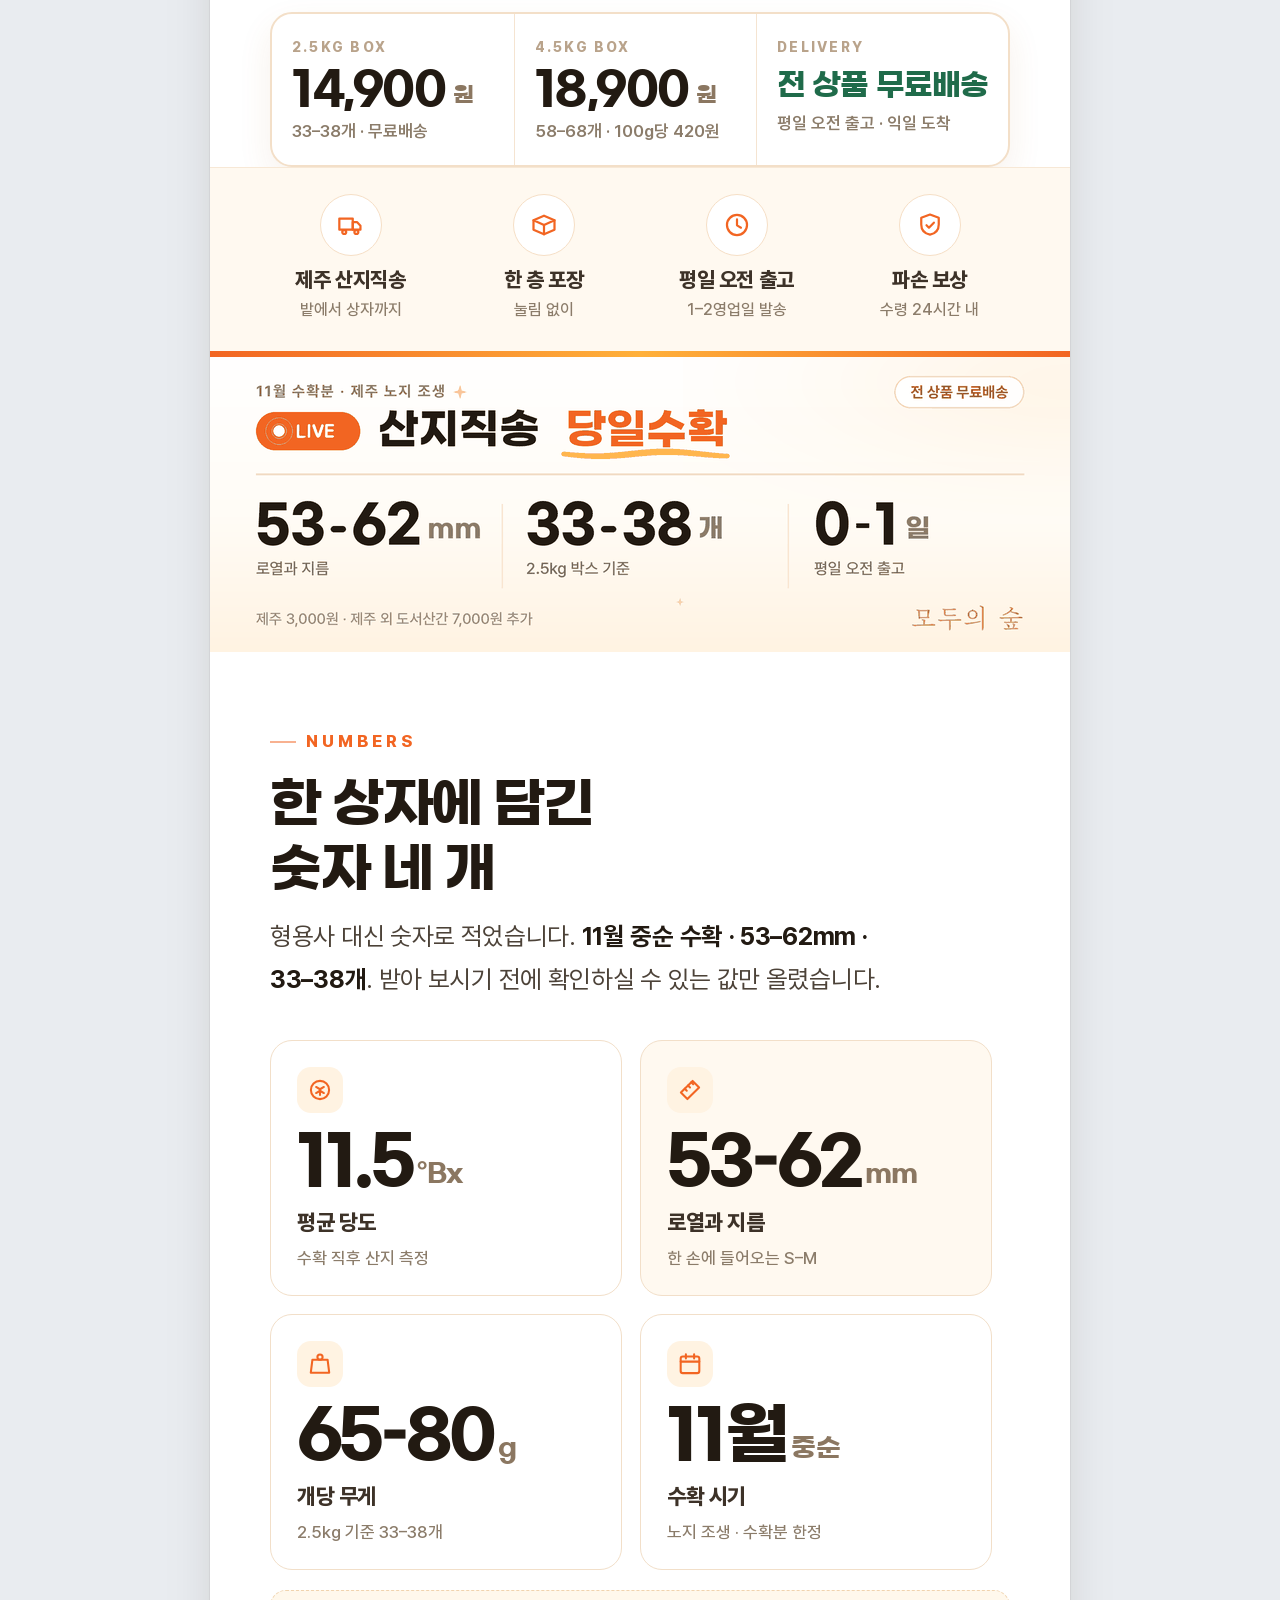
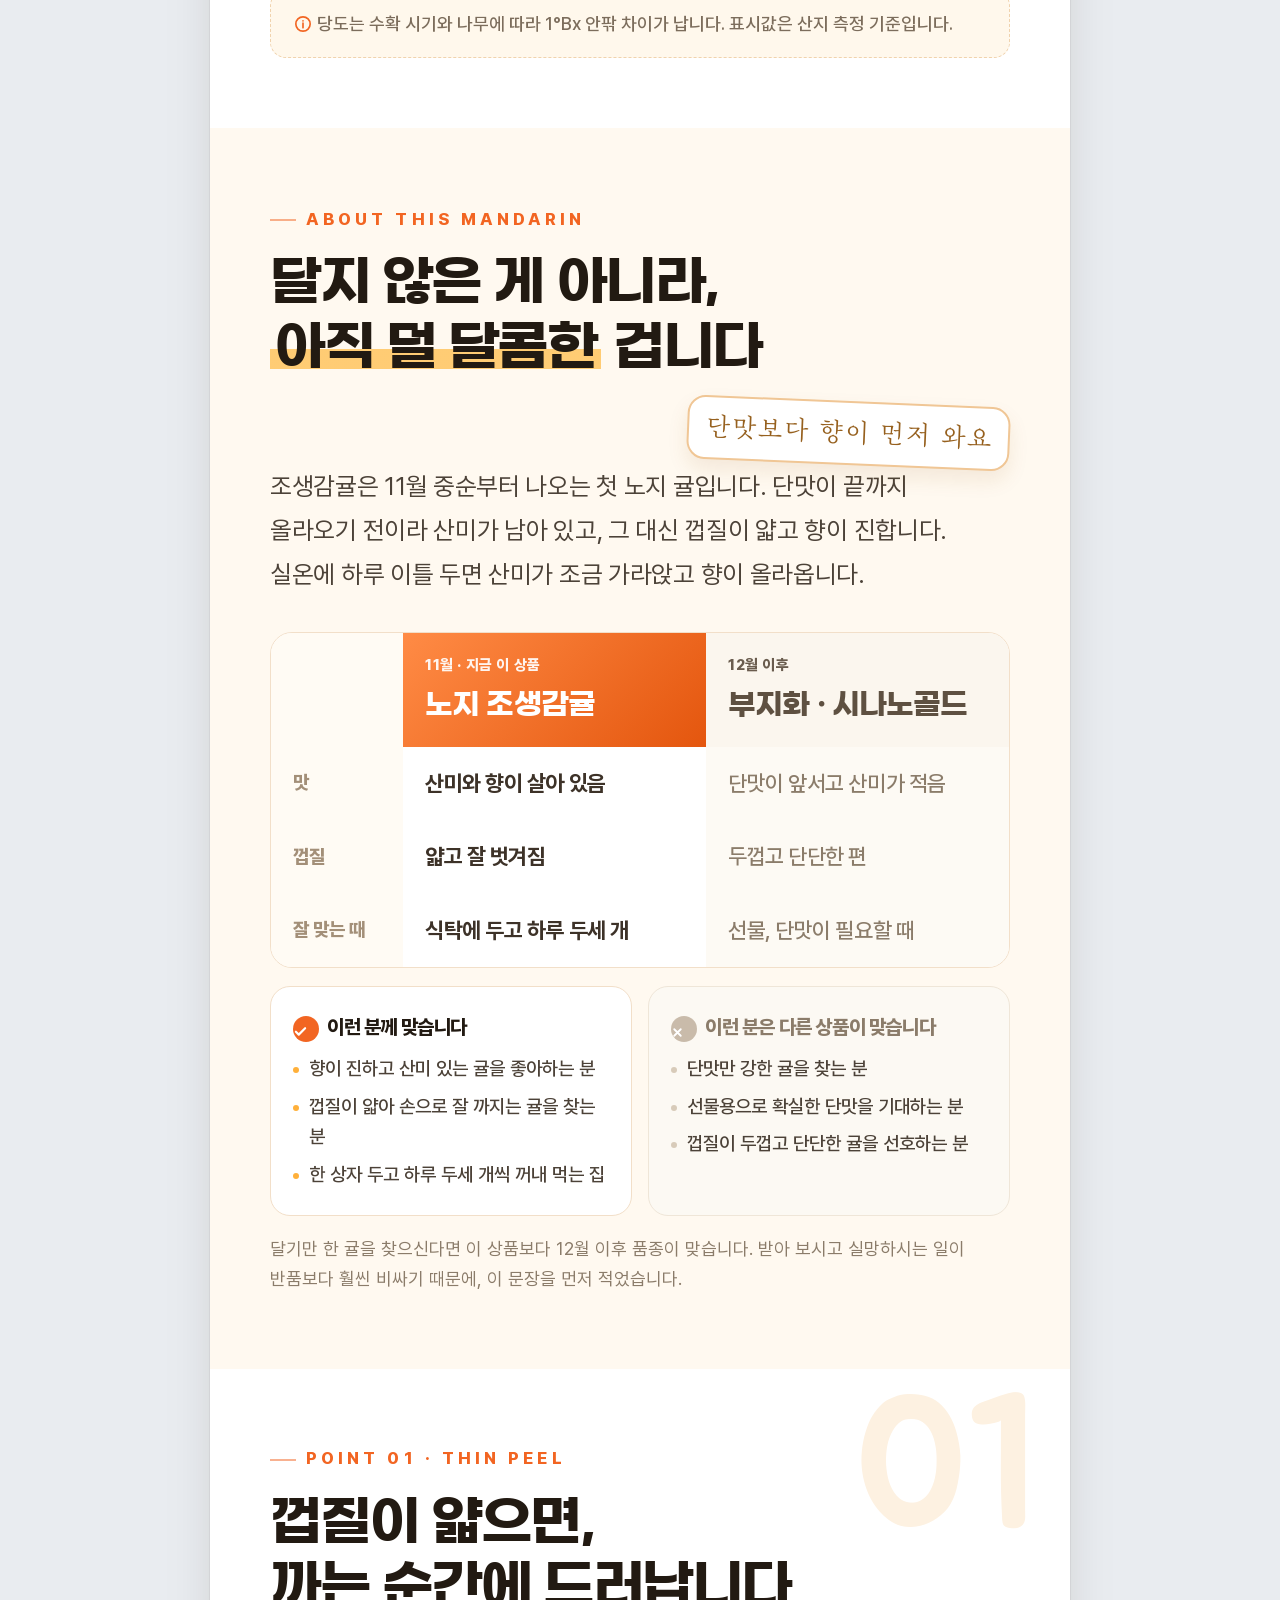
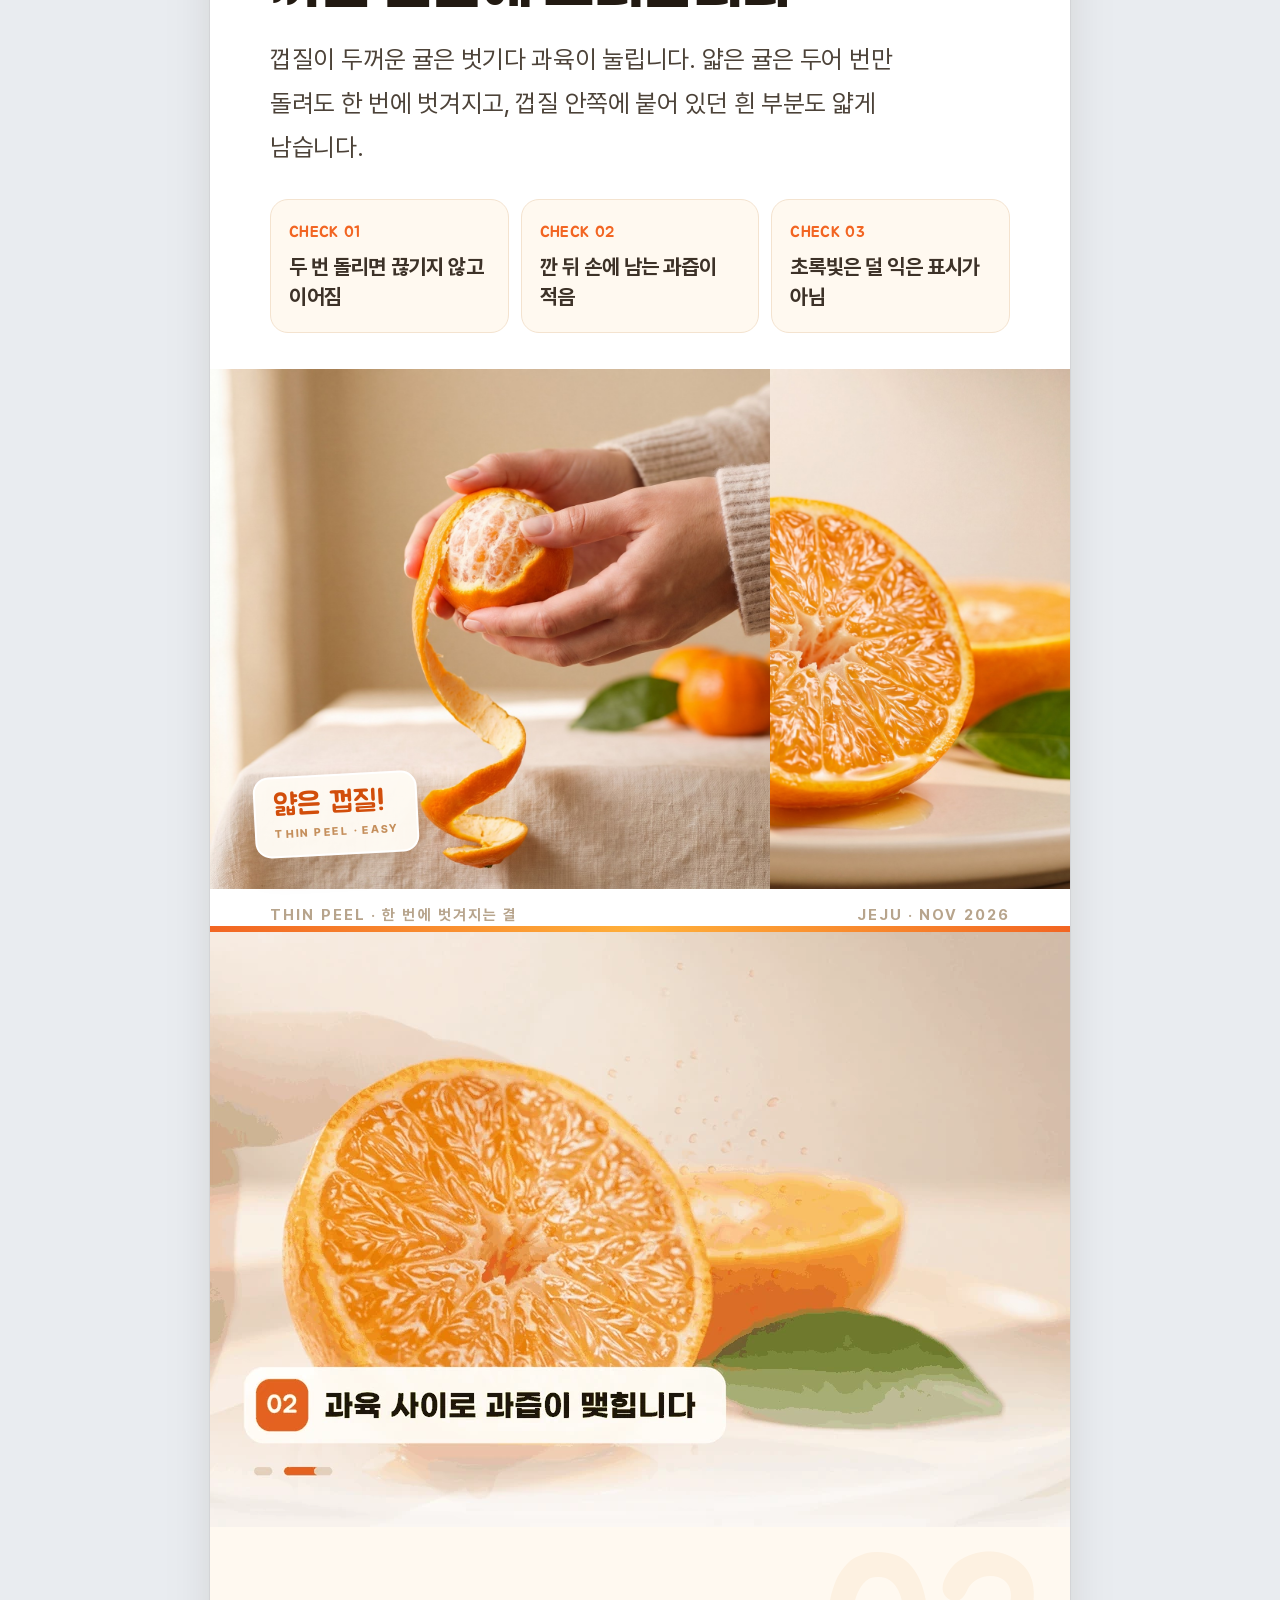
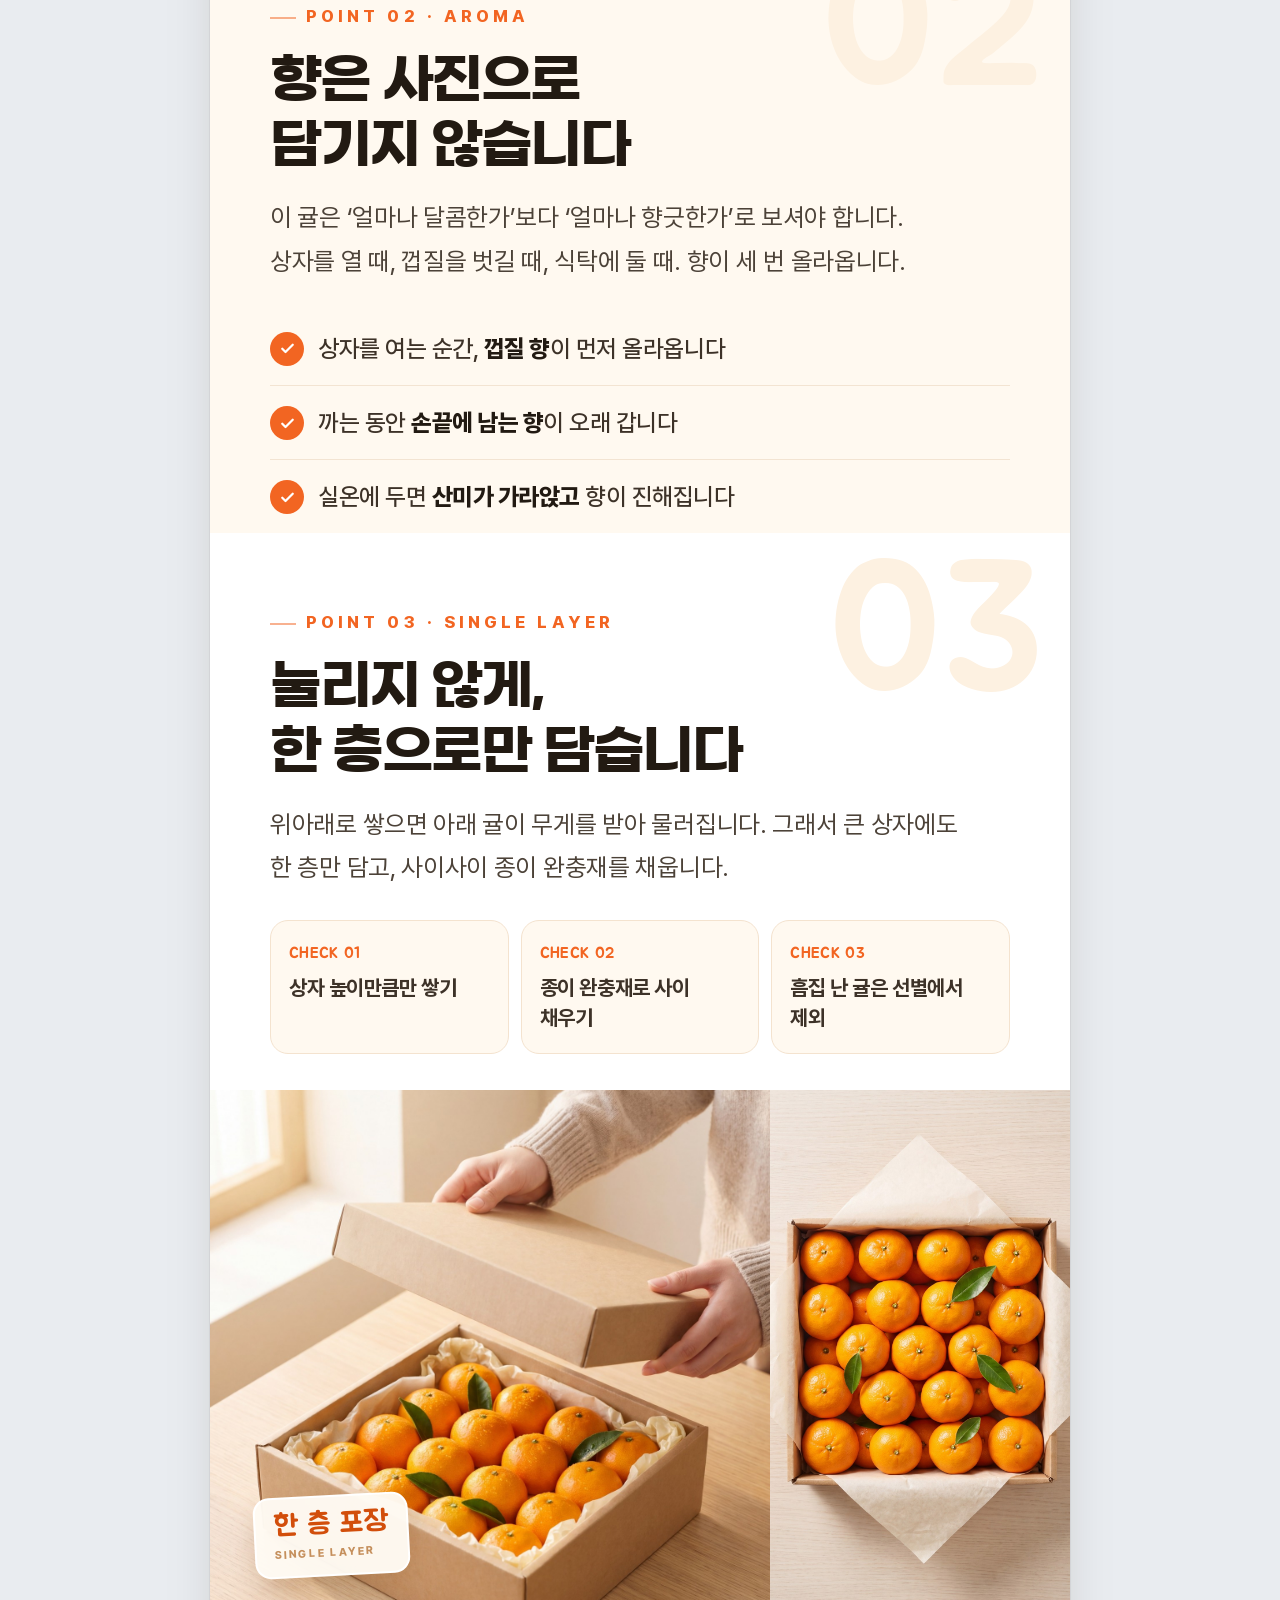
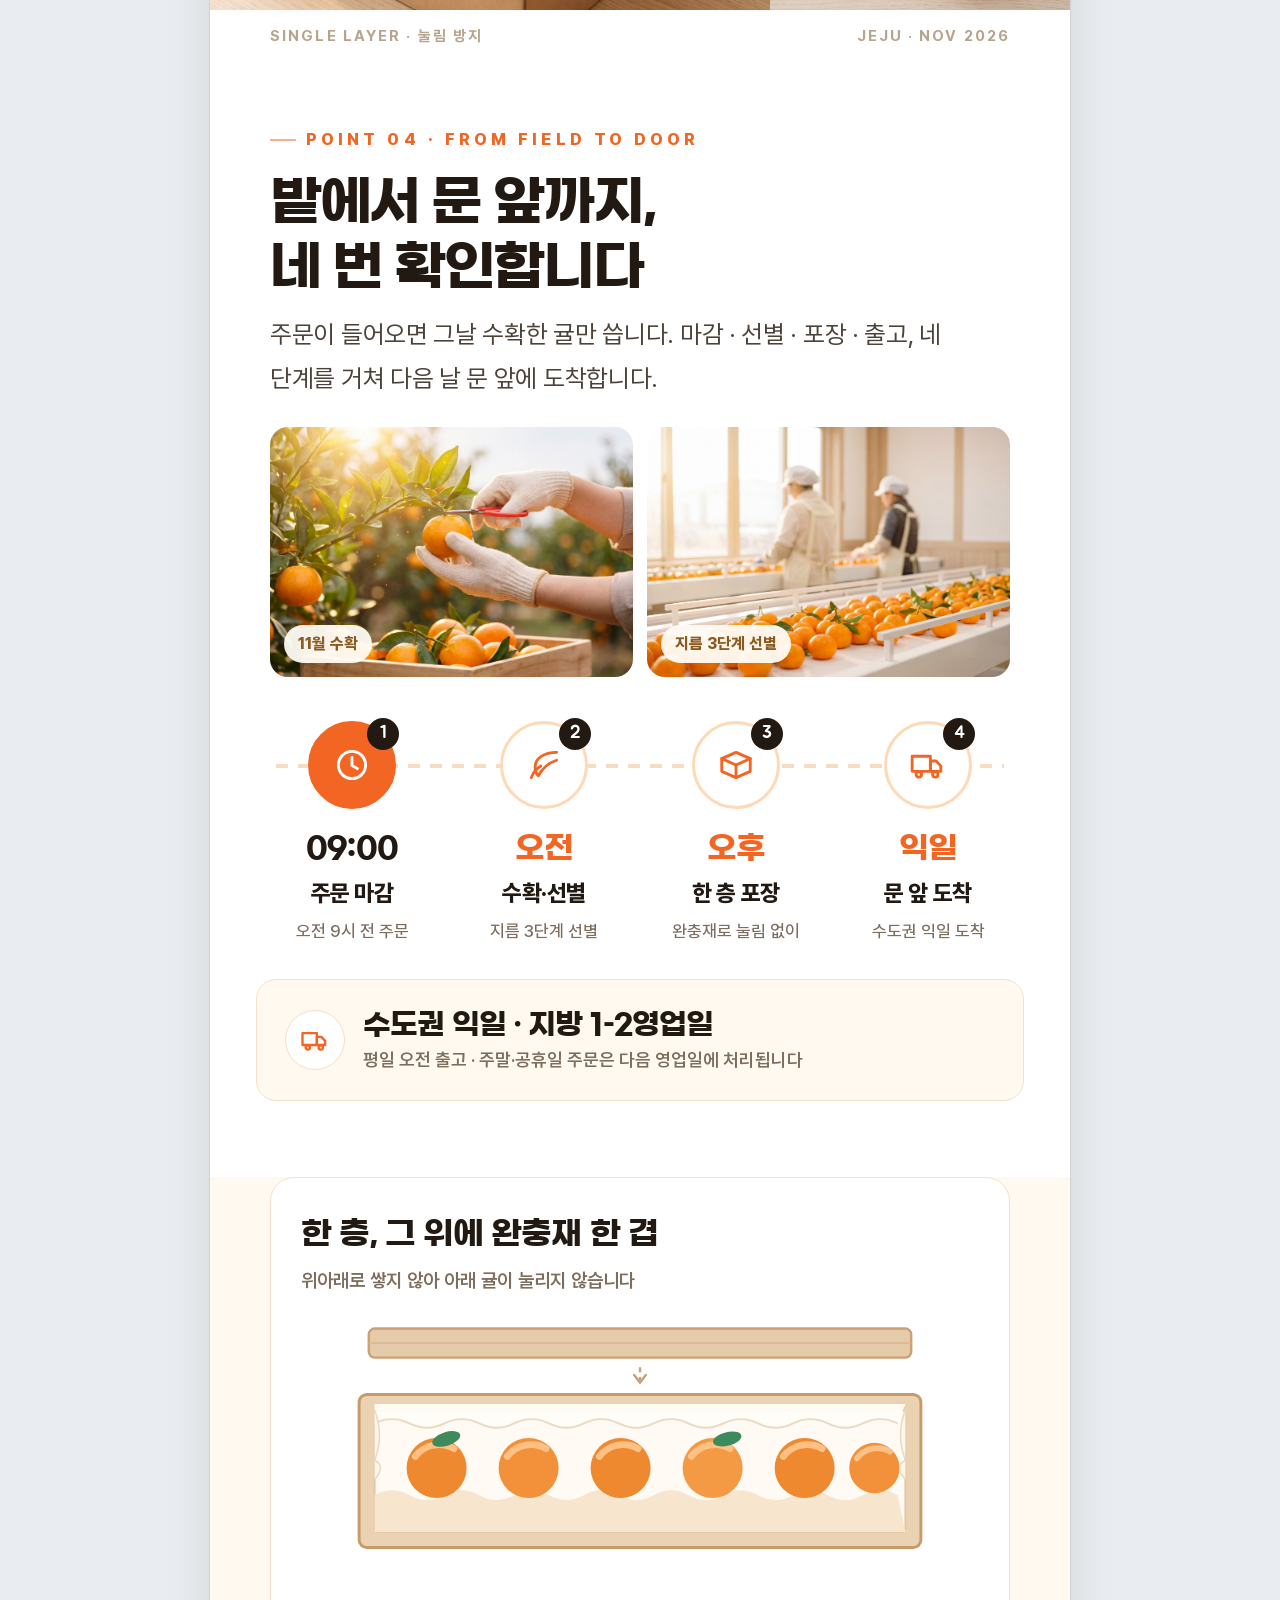
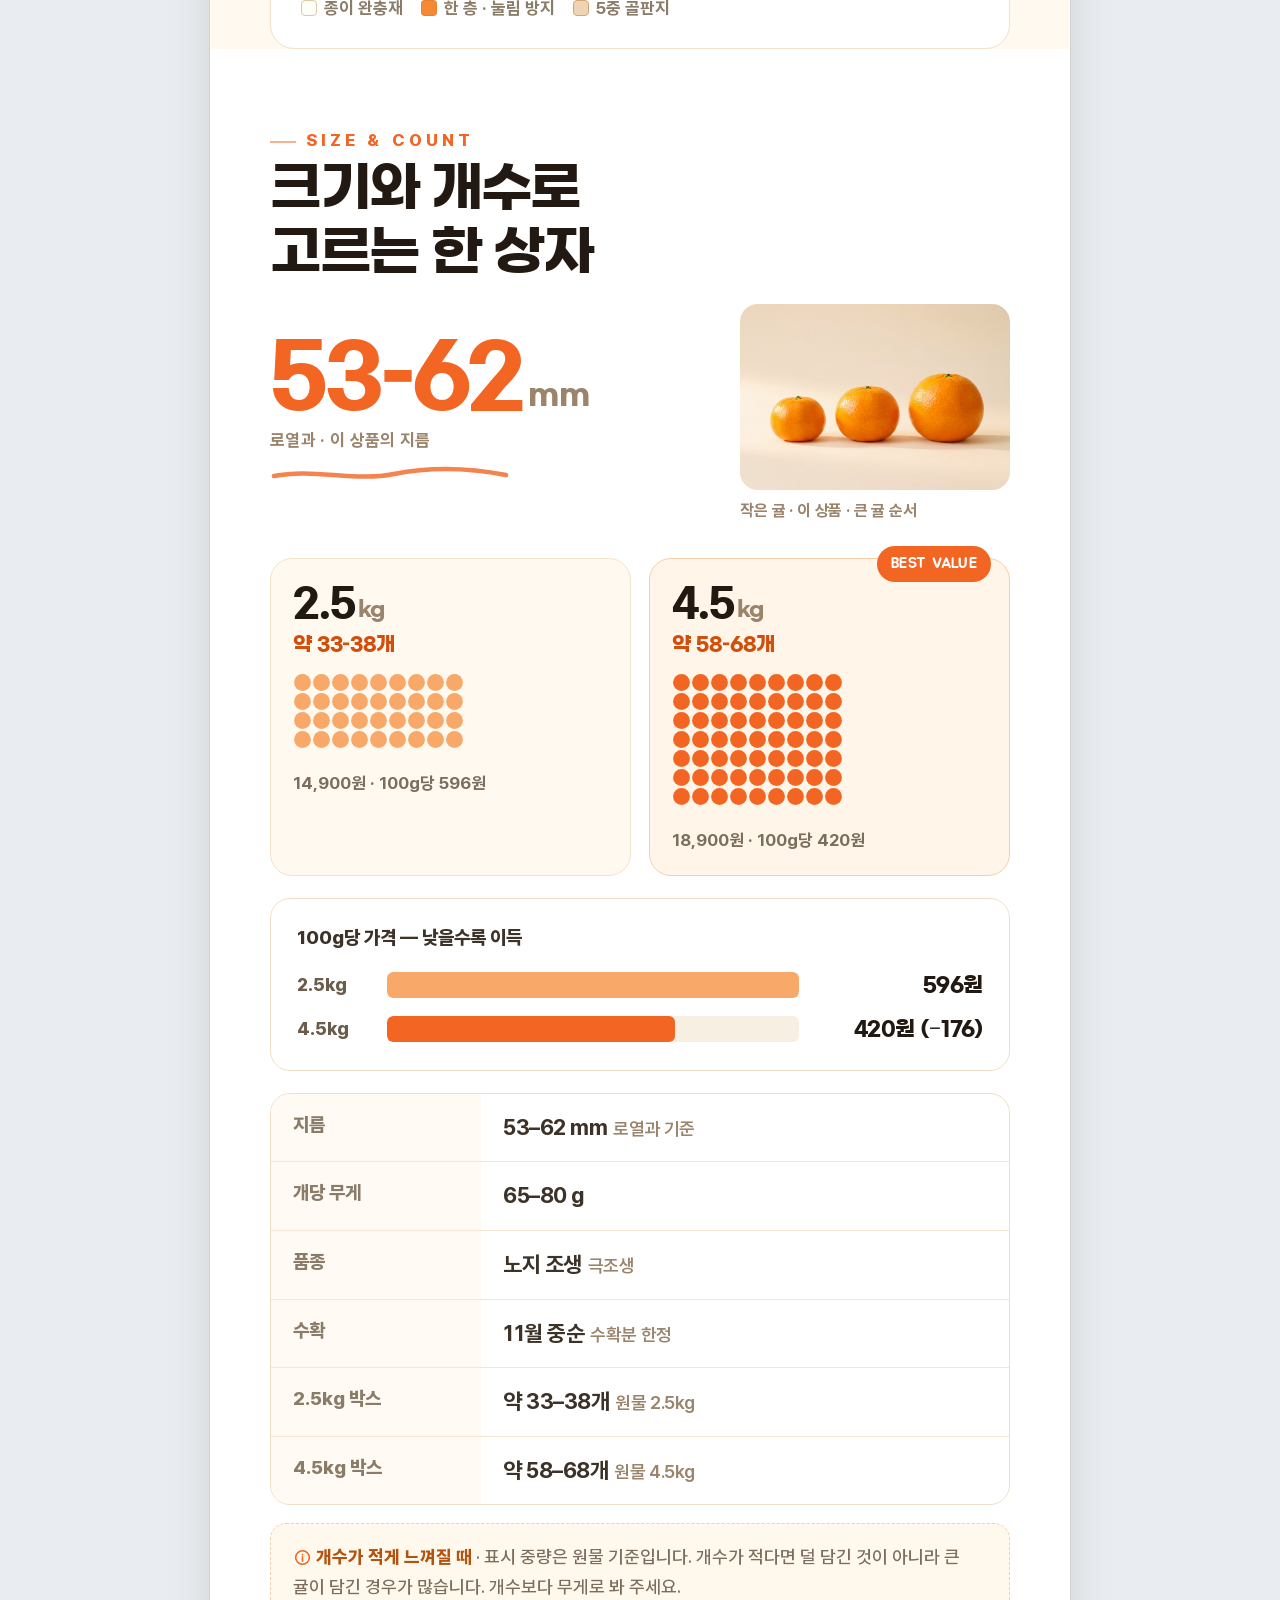
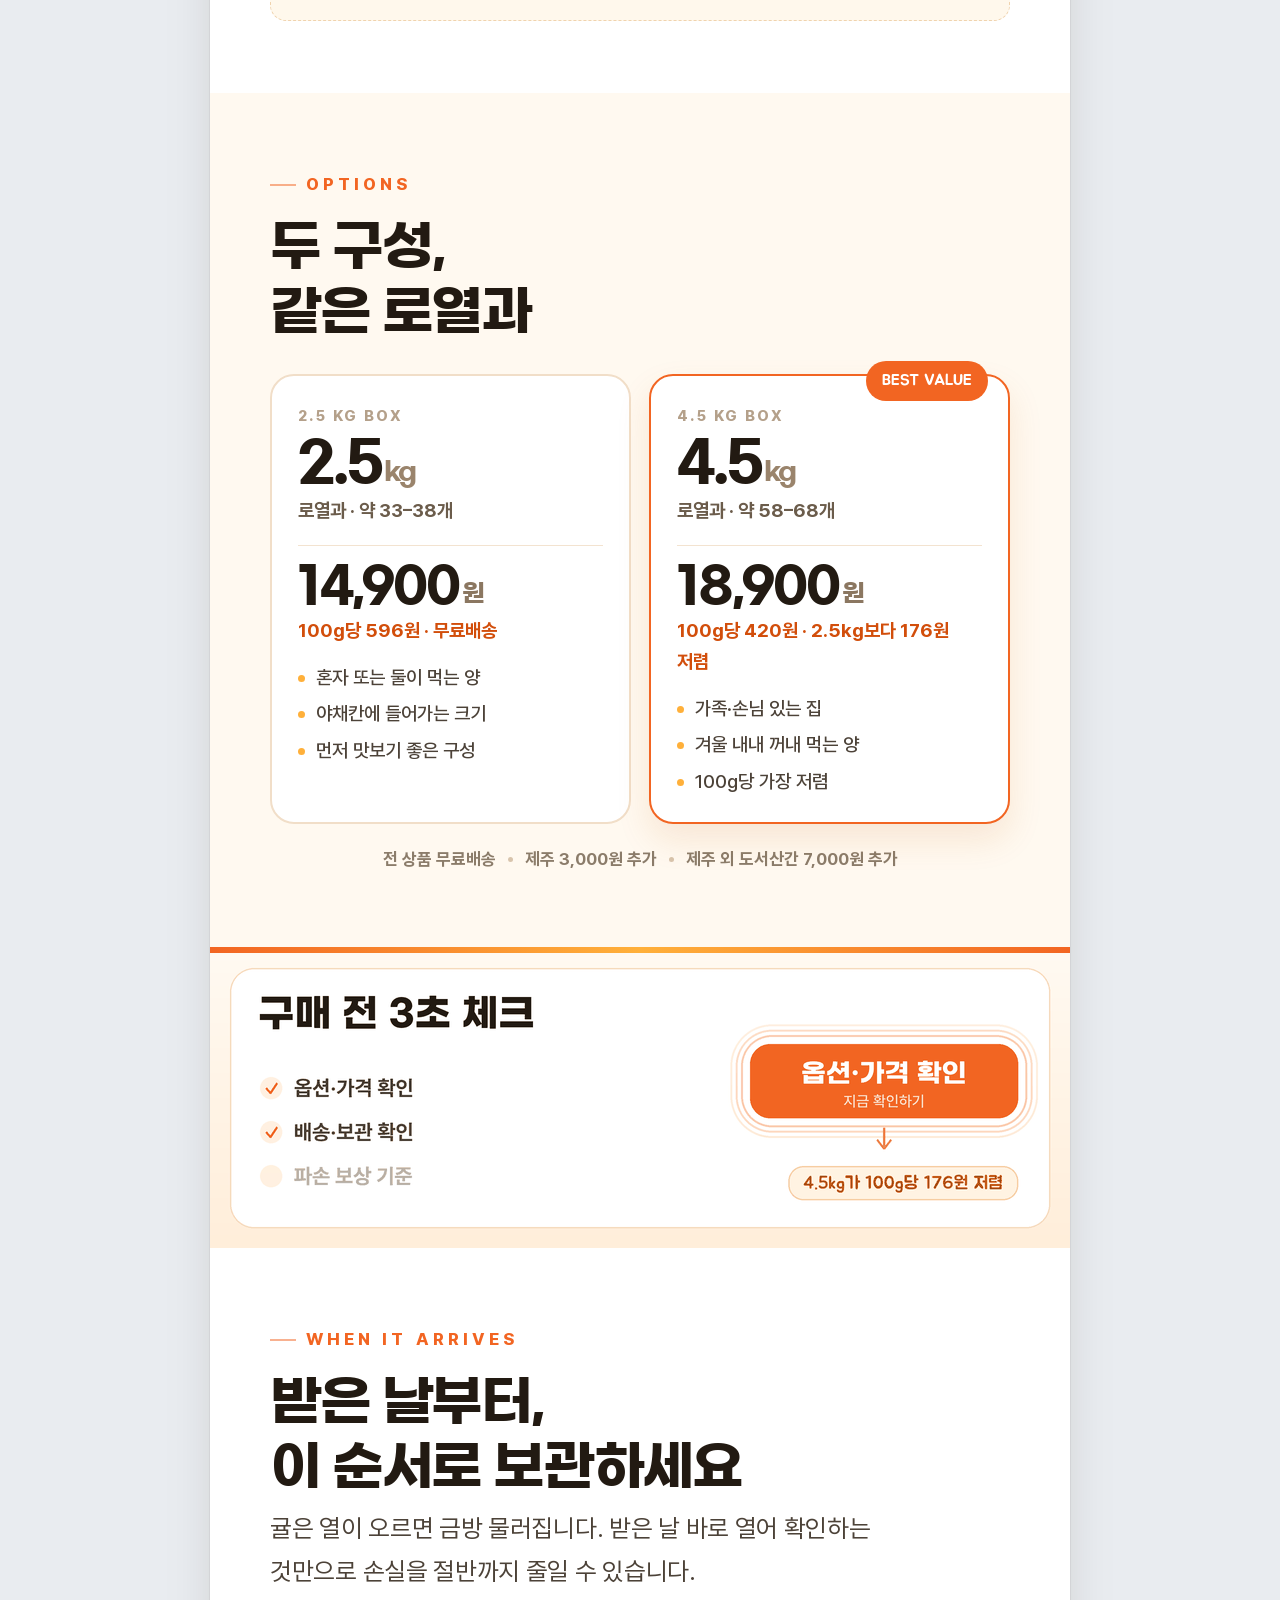
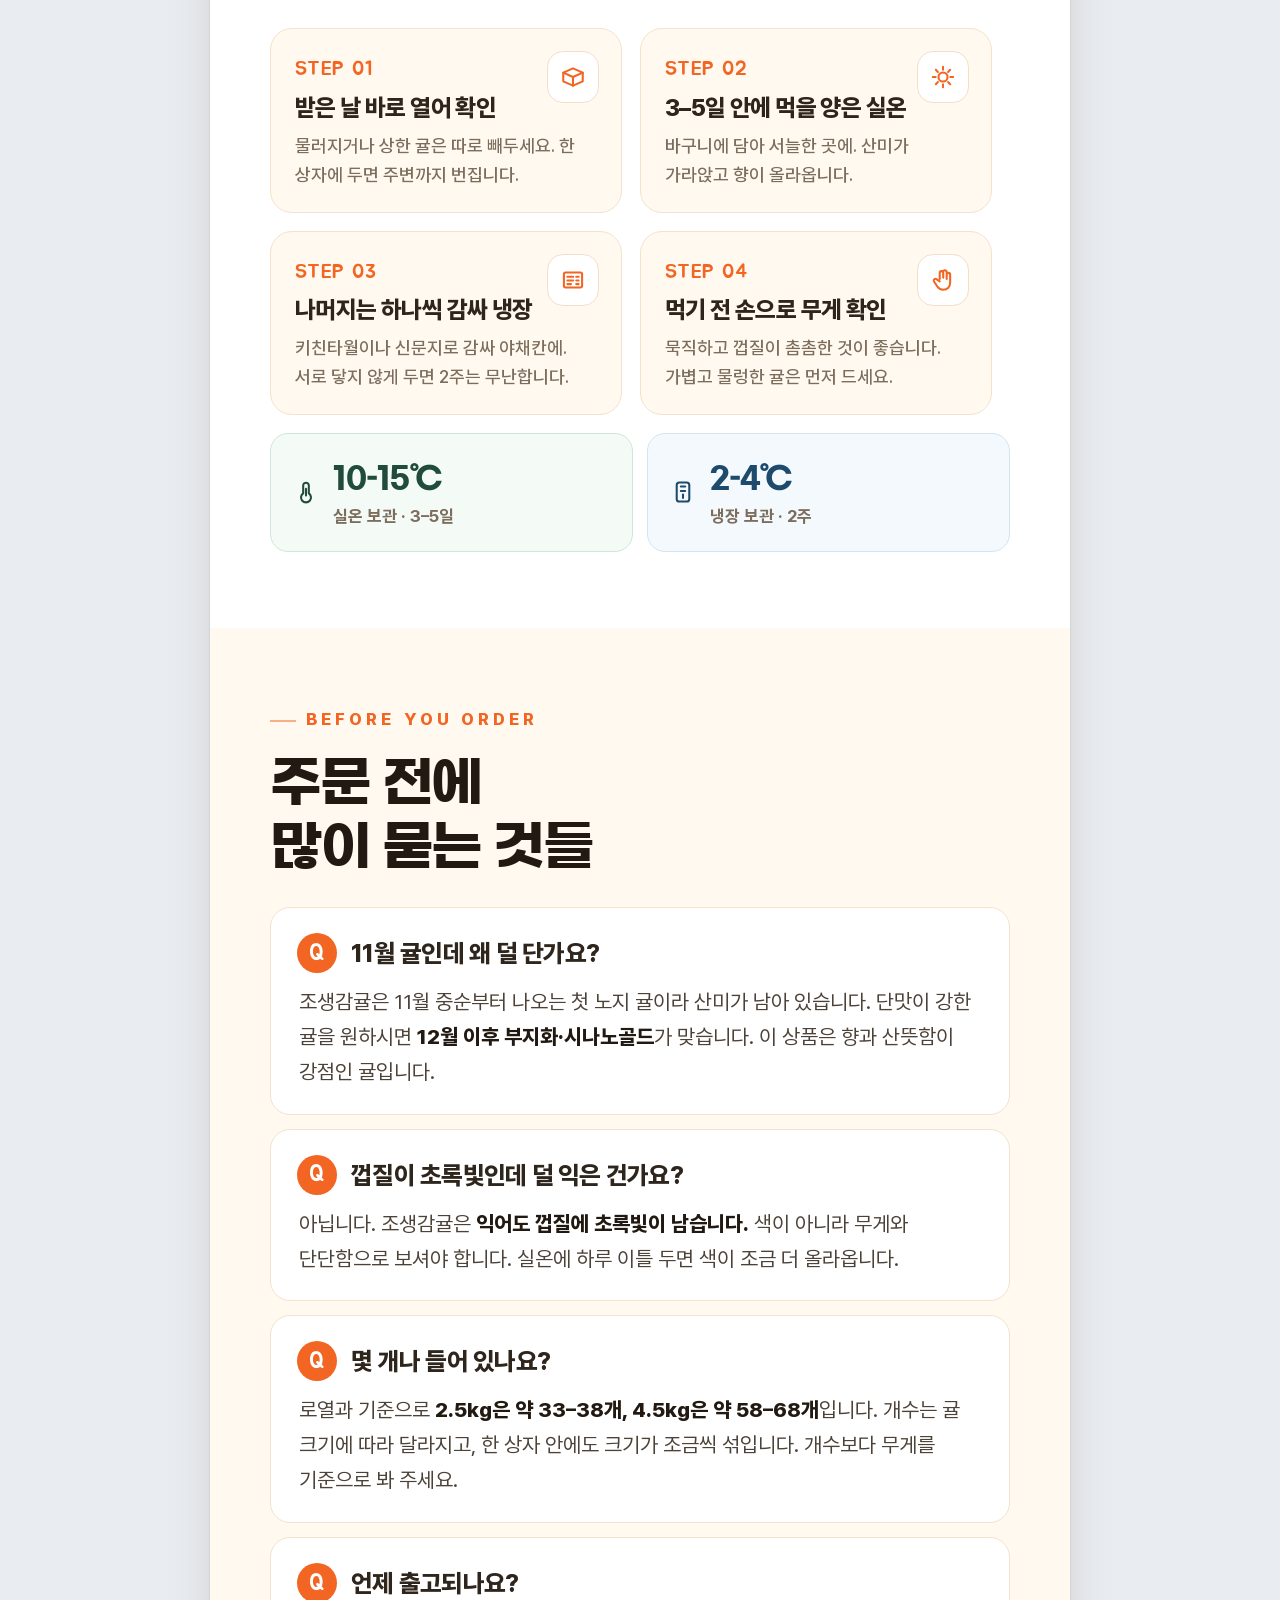
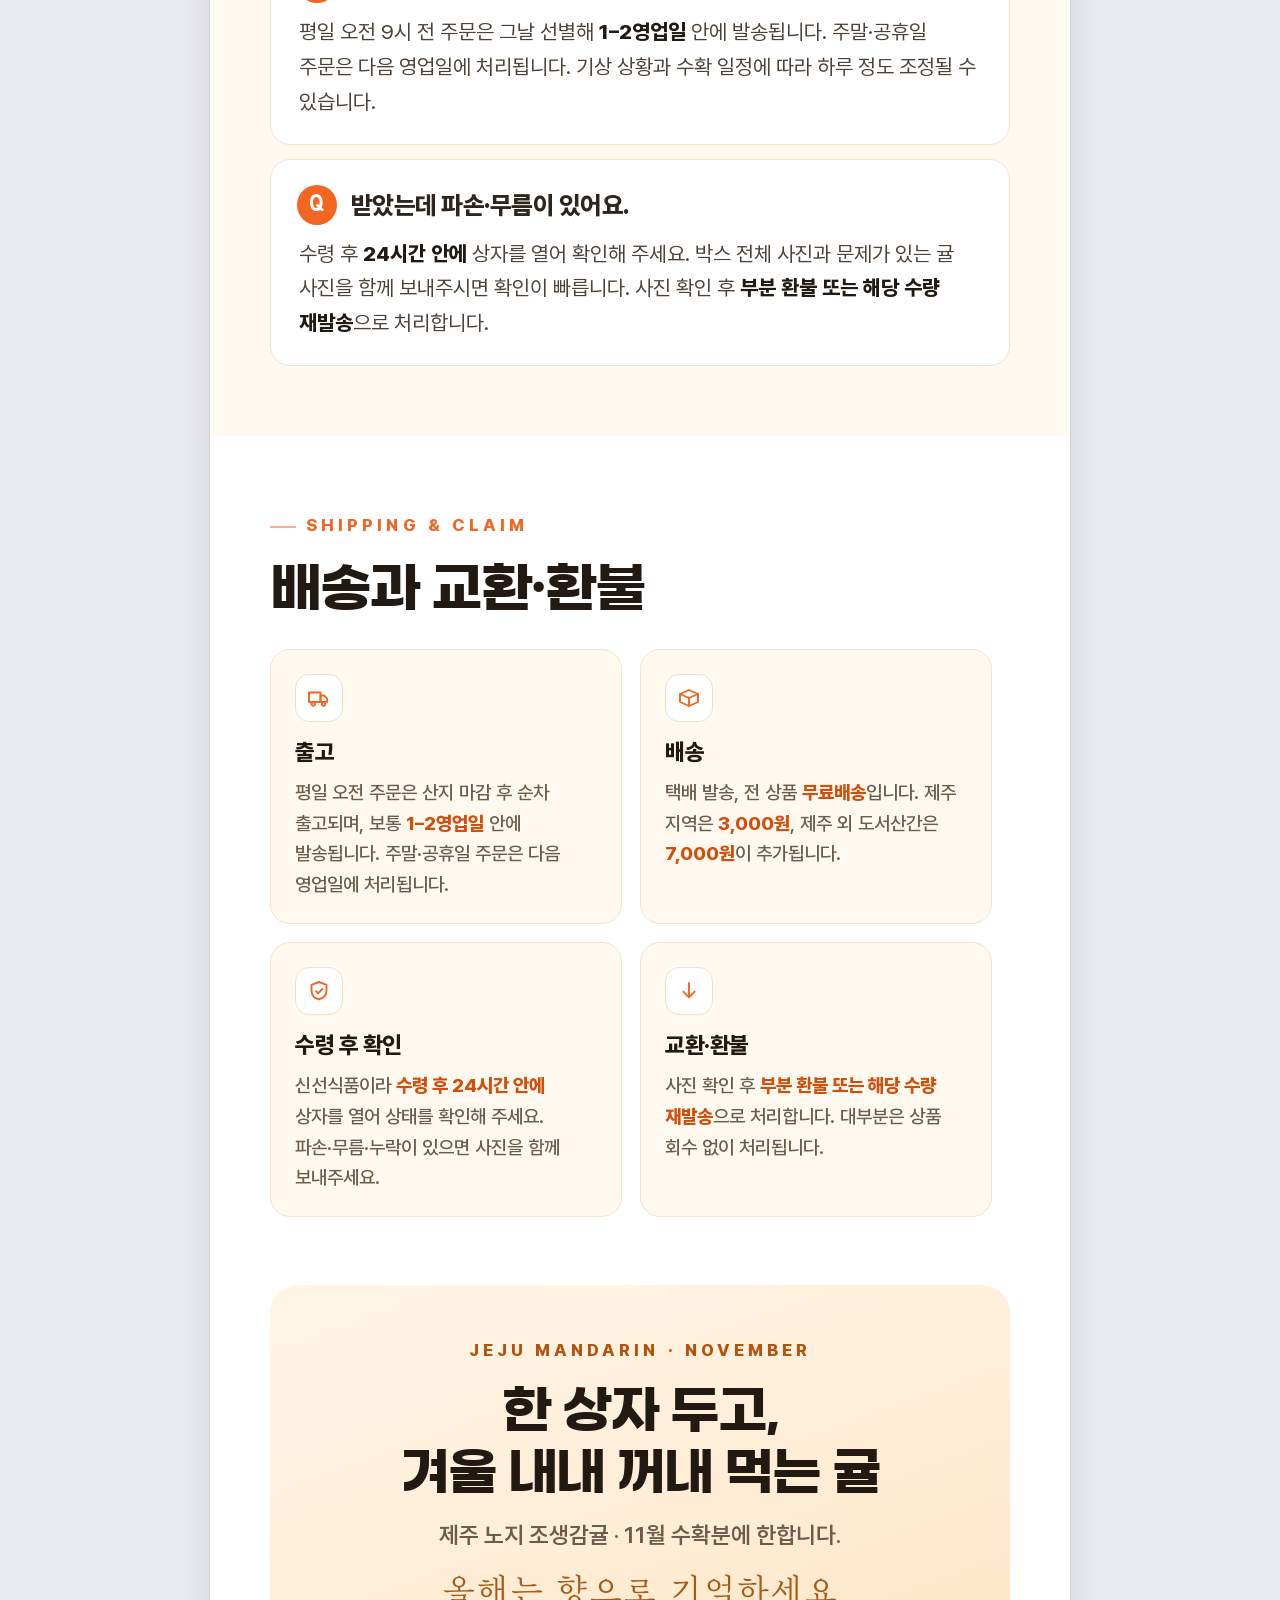
<file: samples/v6/index.html>
<!DOCTYPE html>
<html lang="ko">
<head>
<meta charset="utf-8">
<meta name="viewport" content="width=860">
<title>제⁠주 노⁠지 조⁠생⁠감⁠귤 2⁠.5⁠k⁠g⁠·⁠4⁠.5⁠k⁠g | 모⁠두⁠의 숲</title>
<meta name="description" content="11월 제주 노지에서 갓 딴 극조생 감귤. 껍질이 얇아 손으로 까지고, 한 층으로만 담아 보냅니다. 2.5kg 14,900원 / 4.5kg 18,900원, 전 상품 무료배송.">
<style>
  @font-face{font-family:'GMB';src:url('fonts/GmarketSansBold.subset.woff2');font-weight:700}
  @font-face{font-family:'GMM';src:url('fonts/GmarketSansMedium.subset.woff2');font-weight:500}
  @font-face{font-family:'JUA';src:url('fonts/Jua.subset.woff2');font-weight:400}
  @font-face{font-family:'HAND';src:url('fonts/MapoGoldenPier.subset.woff2');font-weight:400}
  @font-face{font-family:'PRE';src:url('fonts/Pretendard-Regular.subset.woff2');font-weight:400}
  @font-face{font-family:'PRE';src:url('fonts/Pretendard-Medium.subset.woff2');font-weight:500}
  @font-face{font-family:'PRE';src:url('fonts/Pretendard-SemiBold.subset.woff2');font-weight:600}
  @font-face{font-family:'PRE';src:url('fonts/Pretendard-Bold.subset.woff2');font-weight:700}
  @font-face{font-family:'PRE';src:url('fonts/Pretendard-ExtraBold.subset.woff2');font-weight:800}

  :root{
    --ink:#221A12; --body:#4C4238; --muted:#8B7C6A;
    --orange:#F26522; --orange-dk:#D24E0B; --orange-soft:#FF8F52;
    --amber:#FFB03A; --cream:#FFF9F0; --cream2:#FFF3E2;
    --green:#1F6B4A; --line:#F1DDC7;
  }
  *{box-sizing:border-box;margin:0;padding:0}
  @page{size:860px 40000px;margin:0}
  html{width:100%;background:#e9ecf0}
  body{width:860px;margin:0 auto;background:#fff}
  @media (min-width:900px){body{box-shadow:0 0 0 1px rgba(34,26,18,.06),0 18px 60px -30px rgba(34,26,18,.35)}}
  body{font-family:'PRE',sans-serif;background:#fff;color:var(--ink);
    font-size:24px;line-height:1.62;font-weight:400;
    word-break:keep-all;line-break:strict;-webkit-font-smoothing:antialiased}
  .page{width:860px;overflow:hidden;background:#fff}
  img{display:block}
  .sec{padding-left:60px;padding-right:60px}
  .em{display:inline-block;vertical-align:-4px}

  /* ---------- 공통 타입 ---------- */
  .eyebrow{font-family:'PRE';font-size:17px;font-weight:800;letter-spacing:.24em;color:var(--orange);text-transform:uppercase}
  .eyebrow .ln{display:inline-block;width:26px;height:2px;background:currentColor;vertical-align:middle;margin-right:10px;opacity:.5}
  h2{font-family:'GMB';font-size:54px;line-height:1.2;font-weight:700;letter-spacing:-.045em}
  h2 em{font-style:normal;color:var(--orange)}
  .mark{background:linear-gradient(180deg,rgba(255,176,58,0) 56%,rgba(255,196,94,.85) 56%,rgba(255,196,94,.85) 93%,rgba(255,176,58,0) 93%);padding:0 4px}
  .lead{font-size:25px;line-height:1.75;color:var(--body);letter-spacing:-.012em}
  .lead b{color:var(--ink);font-weight:700}
  .hn{font-family:'HAND';letter-spacing:-.005em;line-height:1.25}
  .jua{font-family:'JUA'}
  .note{font-size:18px;line-height:1.7;color:var(--muted)}
  .num{font-family:'GMB';letter-spacing:-.03em;font-variant-numeric:tabular-nums}

  /* ---------- 0. TOP STRIP ---------- */
  .tb{height:62px;background:var(--cream2);display:flex;align-items:center;justify-content:space-between;padding:0 60px;border-bottom:1px solid #F6E2CB}
  .tb .l{font-size:19px;font-weight:700;color:#B4520E;letter-spacing:-.01em;white-space:nowrap}
  .tb .r{font-size:14px;font-weight:700;letter-spacing:.22em;color:#B7A48C}

  /* ---------- 1. HERO ---------- */
  .hero{background:#fff;padding-bottom:0}
  .hero .brandrow{display:flex;align-items:center;justify-content:space-between;padding:22px 60px 18px}
  .hero .wordmark{font-family:'GMB';font-size:25px;font-weight:700;letter-spacing:.13em;color:var(--ink)}
  .hero .wordmark .em{vertical-align:-6px;margin-right:7px}
  .hero .since{font-size:15px;font-weight:700;letter-spacing:.2em;color:#B9A894}
  .hero .shot{position:relative;width:860px;height:640px;overflow:hidden;background:#FBF1E4}
  .hero .shot img{width:860px;height:640px;object-fit:cover}
  .hero .shot .stkr{position:absolute;right:40px;top:34px;width:124px;height:124px;border-radius:50%;
    background:rgba(255,251,244,.96);border:2.5px dashed var(--orange);transform:rotate(9deg);
    text-align:center;font-family:'JUA';color:var(--orange-dk);padding-top:24px;
    box-shadow:0 10px 26px rgba(150,80,20,.16)}
  .hero .shot .stkr b{display:block;font-size:31px;font-weight:400;line-height:1.05}
  .hero .shot .stkr span{display:block;font-size:17px;line-height:1.2;margin-top:2px}
  .hero .shot .stkr s{display:block;font-size:10px;letter-spacing:.18em;color:#DB9A66;text-decoration:none;margin-top:5px}
  .hero .shot .live{position:absolute;left:34px;top:32px;display:flex;align-items:center;gap:8px;white-space:nowrap;
    background:rgba(255,255,255,.94);border-radius:100px;padding:9px 18px 9px 14px;
    font-size:17px;font-weight:800;color:#B8450B;letter-spacing:.02em}
  .hero .shot .live i{width:10px;height:10px;border-radius:50%;background:var(--orange);display:block;flex:none}
  .hero .shot .cap{position:absolute;left:30px;bottom:26px;background:rgba(255,252,246,.92);border-radius:100px;padding:8px 18px;
    font-family:'HAND';font-size:24px;color:#8A5A20;transform:rotate(-1.6deg);box-shadow:0 6px 16px rgba(120,70,20,.12)}
  .hero .copy{padding:44px 60px 0}
  .hero .kick{display:inline-block;white-space:nowrap;background:var(--cream2);color:#B8450B;border-radius:100px;
    padding:10px 20px;font-size:19px;font-weight:800;letter-spacing:-.01em}
  .hero h1{font-family:'GMB';font-size:84px;line-height:1.09;font-weight:700;letter-spacing:-.055em;margin:24px 0 0}
  .hero h1 .l1{display:block}
  .hero h1 .l3{display:block;margin-top:-2px}
  .hero h1 .l2{display:inline-block;display:inline-block;background:linear-gradient(100deg,#FF8B45,#F26522 62%,#DC520A);color:#fff;
    padding:16px 26px 12px;margin:2px 0 0 -8px;line-height:1.12;transform:rotate(-1.3deg);
    box-shadow:0 14px 30px rgba(210,80,10,.22)}
  .hero .handline{margin-top:14px}
  .hero .handline svg{display:block;margin:-6px 0 0 2px}
  .hero .handline .t{font-family:'HAND';font-size:40px;color:#A65A16}
  .hero .handline svg{margin-bottom:6px}
  .hero .sub{margin-top:20px;font-size:24px;line-height:1.72;color:var(--body);font-weight:500}
  .hero .pills{display:flex;gap:9px;margin-top:24px;flex-wrap:wrap}
  .pill{background:#fff;border:1.5px solid #EBD8C3;border-radius:100px;padding:10px 18px;
    font-size:19px;font-weight:700;color:#6B5C4B;white-space:nowrap}
  .pill.on{background:var(--orange);border-color:var(--orange);color:#fff}
  .pricecard{margin:34px 60px 0;background:#fff;border:2px solid #F3DFC8;border-radius:22px;
    display:flex;box-shadow:0 14px 34px rgba(170,100,30,.09);overflow:hidden}
  .pricecard .cell{flex:1;padding:22px 20px 20px;border-right:1px solid #F5E4D1}
  .pricecard .cell:last-child{border-right:0}
  .pricecard .k{font-size:14px;font-weight:800;letter-spacing:.16em;color:#B9A38B;margin-bottom:6px}
  .pricecard .v{font-family:'GMB';font-size:47px;font-weight:700;letter-spacing:-.03em;color:var(--ink);line-height:1.05;white-space:nowrap}
  .pricecard .v small{font-size:22px;font-weight:500;color:#8B7761;margin-left:7px;letter-spacing:0;vertical-align:2px}
  .pricecard .v.ship{font-family:'GMB';font-size:30px;line-height:1.4;color:var(--green)}
  .pricecard .s{font-size:17px;font-weight:600;color:var(--muted);margin-top:4px}

  /* ---------- 2. TRUST ---------- */
  .trust{background:var(--cream);padding:26px 44px 28px;display:flex;border-top:1px solid #F7E8D6;border-bottom:1px solid #F7E8D6}
  .trust .it{flex:1;text-align:center;padding:0 6px}
  .trust .icw{width:62px;height:62px;border-radius:50%;background:#fff;border:1.5px solid #F6DFC6;
    display:flex;align-items:center;justify-content:center;margin:0 auto 10px}
  .trust .t{font-size:21px;font-weight:800;color:#3D3228;letter-spacing:-.02em;line-height:1.3}
  .trust .d{font-size:16px;color:#8B7C6A;margin-top:3px;font-weight:500}

  /* ---------- GIF BANDS ---------- */
  .gifband{position:relative;background:var(--cream2);text-align:center}
  .gifband img{width:860px;display:block}
  .gifband picture{display:block}
  .gifband .tag{position:absolute;left:0;right:0;top:-1px;height:6px;background:linear-gradient(90deg,#F26522,#FFB03A,#F26522)}

  /* ---------- 3. SPEC CARDS ---------- */
  .spec{background:#fff;padding:76px 60px 70px}
  .spec h2{margin:16px 0 14px}
  .spec .lead{max-width:680px}
  .specgrid{display:flex;flex-wrap:wrap;gap:18px;margin-top:38px}
  .speccard{width:352px;background:#fff;border:1.5px solid #F2DFC9;border-radius:22px;padding:26px 26px 24px;position:relative}
  .speccard.soft{background:var(--cream)}
  .speccard .icw{width:46px;height:46px;border-radius:14px;background:var(--cream2);display:flex;align-items:center;justify-content:center;margin-bottom:14px}
  .speccard .v{font-family:'GMB';font-size:68px;line-height:1;font-weight:700;letter-spacing:-.045em;color:var(--ink)}
  .speccard .v small{font-size:26px;font-weight:500;letter-spacing:-.01em;color:#8B7761;margin-left:4px}
  .speccard .l{font-size:22px;font-weight:800;margin-top:10px;color:#3D3228;letter-spacing:-.02em}
  .speccard .d{font-size:17px;color:var(--muted);line-height:1.55;margin-top:4px;font-weight:500}

  /* ---------- 4. STATEMENT ---------- */
  .statement{background:var(--cream);padding:78px 60px 74px;position:relative}
  .statement .hd{position:relative}
  .statement h2{margin:16px 0 22px}
  .statement .handnote{text-align:right;margin:22px 0 0}
  .statement .handnote .b{display:inline-block;background:#fff;border:2px solid #F0C695;border-radius:18px;padding:9px 16px;font-family:'HAND';font-size:26px;color:#96601E;box-shadow:0 10px 20px rgba(150,90,20,.1);transform:rotate(2.4deg)}
  .statement .handbubble .b{display:inline-block;background:#fff;border:2px solid #F0C695;border-radius:18px;
    padding:10px 16px;font-family:'HAND';font-size:25px;color:#96601E;box-shadow:0 10px 20px rgba(150,90,20,.1)}
  .statement .lead{max-width:700px}
  .compare{margin-top:36px;display:table;width:100%;table-layout:fixed;background:#fff;border-radius:22px;overflow:hidden;border:1.5px solid #F2DFC9}
  .compare .head{display:table-row}
  .compare .col{display:table-cell;vertical-align:top;padding:20px 22px 18px;width:auto}
  .compare .col.k{width:132px;background:#FFFBF4}
  .compare .col.a{background:linear-gradient(135deg,#FF8B45,#E4560E);color:#fff}
  .compare .col.b{background:#FBF6EE;color:#5E5041}
  .compare .tag{font-size:15px;font-weight:800;letter-spacing:.04em;opacity:.92}
  .compare .nm{font-family:'GMB';font-size:29px;font-weight:700;letter-spacing:-.03em;margin-top:4px}
  .compare .row{display:table-row}
  .compare .row .k{display:table-cell;width:132px;background:#FFFBF4;font-size:19px;font-weight:800;color:#A38F78;padding:19px 22px;vertical-align:middle}
  .compare .row .v{display:table-cell;padding:19px 22px;font-size:22px;font-weight:700;color:#3D3228;letter-spacing:-.02em;vertical-align:middle}
  .compare .row .v.dim{background:#FDFAF4;color:#8B7C6A;font-weight:500}
  .fit{display:flex;gap:16px;margin-top:18px}
  .fit .col{flex:1;background:#fff;border-radius:20px;padding:24px 22px;border:1.5px solid #F2DFC9}
  .fit .col.no{background:#FCF9F3;border-color:#EFE6D8}
  .fit .hh{font-size:20px;font-weight:800;letter-spacing:-.02em;margin-bottom:10px}
  .fit .hh .badge{display:inline-block;vertical-align:-5px;margin-right:8px}
  .fit .col.no .hh{color:#8B7C6A}
  .fit .badge{width:26px;height:26px;border-radius:50%;background:var(--orange);display:flex;align-items:center;justify-content:center;flex:none}
  .fit .col.no .badge{background:#C9BBAA}
  .fit li{list-style:none;font-size:19px;line-height:1.62;color:var(--body);padding-left:16px;position:relative;margin-top:7px;font-weight:500}
  .fit li:before{content:'';position:absolute;left:0;top:13px;width:6px;height:6px;border-radius:50%;background:var(--amber)}
  .fit .col.no li:before{background:#D8CBB9}

  /* ---------- 5. POINT ---------- */
  .point{position:relative;padding:76px 60px 0;background:#fff;overflow:hidden}
  .point.cream{background:var(--cream)}
  .point .ghost{position:absolute;right:26px;top:10px;font-family:'JUA';font-size:186px;line-height:1;
    color:#FDF1E1;z-index:0}
  .point .inner{position:relative;z-index:1}
  .point h2{margin:16px 0 20px;max-width:640px}
  .point .lead{max-width:690px}
  .chips{display:flex;gap:12px;margin-top:30px}
  .chip{flex:1;background:var(--cream);border-radius:18px;padding:20px 18px;border:1.5px solid #F4E3CF}
  .chip .n{font-family:'JUA';font-size:16px;color:var(--orange);letter-spacing:.02em}
  .chip .t{font-size:21px;font-weight:700;line-height:1.42;margin-top:6px;letter-spacing:-.02em;color:#3D3228}
  .checks{margin-top:28px}
  .ck{display:flex;align-items:flex-start;gap:14px;padding:18px 0;border-bottom:1px solid #F3E4D2}
  .ck:last-child{border-bottom:0}
  .ck .dot{width:34px;height:34px;border-radius:50%;background:var(--orange);display:flex;align-items:center;justify-content:center;flex:none;margin-top:2px}
  .ck .t{font-size:24px;line-height:1.55;color:#3D3228;font-weight:500;letter-spacing:-.02em}
  .ck .t b{font-weight:800;color:var(--ink)}
  .photorow{position:relative;margin:36px -60px 0;display:flex}
  .photorow .big{width:560px;height:520px;object-fit:cover}
  .photorow .small{width:300px;height:520px;object-fit:cover}
  .photorow .sticker{position:absolute;left:44px;bottom:34px;background:rgba(255,251,244,.96);border-radius:16px;
    padding:12px 18px;transform:rotate(-3deg);box-shadow:0 12px 26px rgba(120,60,10,.2);border:2px solid #fff}
  .photorow .sticker .t{font-family:'JUA';font-size:29px;color:var(--orange-dk);line-height:1.1}
  .photorow .sticker .s{font-size:11px;font-weight:800;letter-spacing:.16em;color:#C58F5C;margin-top:3px}
  .pcap{display:flex;justify-content:space-between;padding:14px 0 0;font-size:15px;font-weight:700;letter-spacing:.14em;color:#B7A48C}

  /* ---------- 6. SHIPPING TIMELINE ---------- */
  .flow{background:#fff;padding:78px 46px 76px}
  .flow .hd{padding:0 14px}
  .flow h2{margin:16px 0 14px}
  .flow .strip{display:flex;gap:14px;margin:26px 14px 0}
  .flow .strip figure{flex:1;position:relative}
  .flow .strip img{width:100%;height:250px;object-fit:cover;border-radius:18px}
  .flow .strip .cap{position:absolute;left:14px;bottom:14px;background:rgba(255,252,246,.94);border-radius:100px;
    padding:6px 14px;font-size:16px;font-weight:800;color:#8A5A20}
  .tl{margin-top:44px;position:relative}
  .tl .rail{position:absolute;left:20px;right:20px;top:43px;height:4px;background:repeating-linear-gradient(90deg,#F6DCC0 0 12px,transparent 12px 22px)}
  .tl .row{display:flex;position:relative}
  .tl .st{flex:1;text-align:center;padding:0 16px}
  .tl .dot{width:88px;height:88px;border-radius:50%;background:#fff;border:3px solid #FFD9B6;margin:0 auto;
    display:flex;align-items:center;justify-content:center;position:relative}
  .tl .st.on .dot{background:var(--orange);border-color:var(--orange)}
  .tl .dot .no{position:absolute;right:-6px;top:-6px;width:32px;height:32px;border-radius:50%;background:var(--ink);
    color:#fff;font-family:'JUA';font-size:18px;display:flex;align-items:center;justify-content:center}
  .tl .time{font-family:'GMB';font-size:31px;font-weight:700;letter-spacing:-.03em;margin-top:14px;color:var(--orange)}
  .tl .st:nth-child(1) .time{color:var(--ink)}
  .tl .tt{font-size:23px;font-weight:800;margin-top:2px;letter-spacing:-.02em}
  .tl .dd{font-size:17px;line-height:1.5;color:#7C6D5C;margin-top:7px;font-weight:500}
  .flow .promise{margin-top:34px;background:var(--cream);border-radius:20px;padding:26px 28px;display:flex;align-items:center;gap:18px;border:1.5px solid #F4E2CC}
  .flow .promise .icw{width:60px;height:60px;border-radius:50%;background:#fff;display:flex;align-items:center;justify-content:center;flex:none;border:1.5px solid #F3DFC8}
  .flow .promise .t{font-family:'GMB';font-size:29px;font-weight:700;letter-spacing:-.03em;line-height:1.3}
  .flow .promise .s{font-size:18px;color:#7C6D5C;font-weight:600;margin-top:2px}

  /* ---------- 7. PACKING CUTAWAY ---------- */
  .pack{background:var(--cream);padding:0 60px 76px}
  .pack .box{background:#fff;border-radius:24px;padding:30px 30px 26px;border:1.5px solid #F3E1CB}
  .pack .ttl{font-family:'GMB';font-size:32px;font-weight:700;letter-spacing:-.03em;margin-bottom:6px}
  .pack .sub{font-size:19px;color:#7C6D5C;font-weight:600}
  .pack svg.cut{width:100%;height:auto;margin-top:18px}
  .pack .legend{display:flex;gap:18px;margin-top:14px}
  .pack .lg{font-size:17px;font-weight:700;color:#8B7C6A;display:flex;align-items:center;gap:7px;white-space:nowrap}
  .pack .lg i{width:16px;height:16px;border-radius:4px;display:block;flex:none;border:1px solid rgba(0,0,0,.06)}

  /* ---------- 8. SIZE ---------- */
  .size{background:#fff;padding:78px 60px 72px}
  .size .hero-row{display:flex;align-items:center;gap:22px;margin-top:20px}
  .size .hero-row .ref{width:270px;flex:none}
  .size .hero-row .ref img{width:270px;height:186px;object-fit:cover;border-radius:18px}
  .size .hero-row .ref .cap{font-size:16px;font-weight:700;color:#9A846C;margin-top:8px;letter-spacing:-.01em}
  .size .bignum{flex:1}
  .size .bignum .v{font-family:'GMB';font-size:88px;line-height:1;font-weight:700;letter-spacing:-.045em;color:var(--orange)}
  .size .bignum .v small{font-size:30px;color:#9A846C;margin-left:6px;letter-spacing:0}
  .size .bignum .k{font-size:17px;font-weight:700;color:#9A846C;margin-top:6px;letter-spacing:.02em}
  .size .handsv{margin-bottom:6px}
  .sizegrid{display:flex;gap:18px;margin-top:34px}
  .boxcard{flex:1;background:var(--cream);border-radius:22px;padding:24px 22px 20px;border:1.5px solid #F4E2CC;position:relative}
  .boxcard.best{background:#FFF6E9;border-color:#F6CFA6}
  .boxcard .rib{position:absolute;right:18px;top:-13px;background:var(--orange);color:#fff;font-family:'JUA';
    font-size:15px;padding:6px 14px;border-radius:100px;letter-spacing:.02em}
  .boxcard .kg{font-family:'GMB';font-size:40px;font-weight:700;letter-spacing:-.03em;line-height:1}
  .boxcard .kg small{font-size:21px;color:#9A846C;margin-left:3px}
  .boxcard .cnt{font-size:20px;font-weight:800;color:var(--orange-dk);margin-top:5px;font-family:'GMB';letter-spacing:-.02em}
  .boxcard .dots{margin-top:12px}
  .boxcard .won{font-size:17px;font-weight:700;color:#7C6D5C;margin-top:10px}
  .bars{margin-top:22px;background:#fff;border:1.5px solid #F2DFC9;border-radius:20px;padding:24px 26px}
  .bars .bt{font-size:19px;font-weight:800;color:#3D3228;margin-bottom:14px}
  .bars .b{display:flex;align-items:center;gap:12px;margin-top:10px}
  .bars .lb{width:78px;font-size:18px;font-weight:800;color:#6B5C4B}
  .bars .tr{flex:1;height:26px;background:#F8EFE3;border-radius:6px;overflow:hidden}
  .bars .tr i{display:block;height:26px;border-radius:6px}
  .bars .vl{width:172px;text-align:right;font-family:'GMB';font-size:21px;font-weight:700;letter-spacing:-.02em}
  .spec-table{margin-top:22px;border:1.5px solid #F2DFC9;border-radius:20px;overflow:hidden}
  .spec-table .r{display:flex;border-bottom:1px solid #F6E7D5}
  .spec-table .r:last-child{border-bottom:0}
  .spec-table .k{flex:none;width:210px;background:#FFFBF4;padding:16px 22px;font-size:19px;font-weight:800;color:#8B7C6A}
  .spec-table .v{flex:1;padding:16px 22px;font-size:22px;font-weight:700;color:#3D3228;letter-spacing:-.02em}
  .spec-table .v span{font-size:18px;font-weight:600;color:#9A846C;margin-left:6px}
  .tip{margin-top:18px;background:#FFF8EC;border-radius:16px;padding:18px 22px;font-size:18px;line-height:1.65;color:#7C6D5C;font-weight:500;border:1.5px dashed #F0D3AE}
  .tip b{color:#B4520E;font-weight:800}

  /* ---------- 9. OPTIONS ---------- */
  .opt{background:var(--cream);padding:78px 60px 74px}
  .opt h2{margin:16px 0 30px}
  .ocards{display:flex;gap:18px}
  .ocard{flex:1;background:#fff;border-radius:24px;padding:28px 26px 26px;border:2px solid #F1DEC8;position:relative}
  .ocard.best{border-color:var(--orange);box-shadow:0 16px 34px rgba(200,100,20,.12)}
  .ocard .rib{position:absolute;right:20px;top:-15px;background:var(--orange);color:#fff;font-family:'JUA';font-size:16px;padding:7px 16px;border-radius:100px}
  .ocard .w{font-size:15px;font-weight:800;letter-spacing:.16em;color:#B4A08A}
  .ocard .kg{font-family:'GMB';font-size:56px;line-height:1.1;font-weight:700;letter-spacing:-.04em;margin-top:4px}
  .ocard .kg small{font-size:26px;color:#9A846C;margin-left:3px}
  .ocard .meta{font-size:19px;font-weight:700;color:#6B5C4B;margin-top:2px}
  .ocard .line{height:1.5px;background:#F3E3D0;margin:18px 0 14px}
  .ocard .price{font-family:'GMB';font-size:50px;font-weight:700;letter-spacing:-.04em;line-height:1}
  .ocard .price small{font-size:24px;color:#8B7761;margin-left:3px}
  .ocard .per{font-size:19px;font-weight:700;color:var(--orange-dk);margin-top:6px}
  .ocard ul{margin-top:16px}
  .ocard li{list-style:none;font-size:19px;line-height:1.55;color:var(--body);padding-left:18px;position:relative;margin-top:7px;font-weight:500}
  .ocard li:before{content:'';position:absolute;left:0;top:12px;width:7px;height:7px;border-radius:50%;background:var(--amber)}
  .opt .foot{margin-top:22px;display:flex;align-items:center;justify-content:center;gap:12px;font-size:17px;font-weight:700;color:#8B7C6A}
  .opt .foot i{width:5px;height:5px;border-radius:50%;background:#D8C4AC;display:block}

  /* ---------- 10. STORAGE ---------- */
  .keep{background:#fff;padding:78px 60px 76px}
  .keep h2{margin:16px 0 8px}
  .keep .lead{max-width:660px}
  .kgrid{display:flex;flex-wrap:wrap;gap:18px;margin-top:34px}
  .kcard{width:352px;background:var(--cream);border-radius:22px;padding:24px 24px 22px;border:1.5px solid #F4E2CC;position:relative}
  .kcard .step{font-family:'JUA';font-size:20px;color:var(--orange);letter-spacing:.04em}
  .kcard .ttl{font-size:24px;font-weight:800;line-height:1.35;margin-top:6px;letter-spacing:-.025em;color:#2E251C;padding-right:52px}
  .kcard .d{font-size:18px;line-height:1.6;color:#7C6D5C;margin-top:8px;font-weight:500}
  .kcard .icw{position:absolute;right:22px;top:22px;width:52px;height:52px;border-radius:16px;background:#fff;display:flex;align-items:center;justify-content:center;border:1.5px solid #F3DFC8}
  .temp{margin-top:18px;display:flex;gap:14px}
  .temp .t{flex:1;background:#F4FAF6;border:1.5px solid #CFE7D8;border-radius:18px;padding:20px 22px;display:flex;align-items:center;gap:14px}
  .temp .t.cold{background:#F4F9FD;border-color:#D3E4F2}
  .temp .v{font-family:'GMB';font-size:30px;font-weight:700;letter-spacing:-.03em;color:#204C39}
  .temp .t.cold .v{color:#1E4A6B}
  .temp .k{font-size:17px;font-weight:700;color:#7C6D5C;margin-top:1px}

  /* ---------- 11. FAQ ---------- */
  .faq{background:var(--cream);padding:78px 60px 70px}
  .faq h2{margin:16px 0 28px}
  .qa{background:#fff;border-radius:20px;padding:24px 26px;margin-top:14px;border:1.5px solid #F3E2CE}
  .qa .qrow{display:flex;gap:14px;align-items:flex-start}
  .qa .q{width:40px;height:40px;border-radius:50%;background:var(--orange);color:#fff;font-family:'JUA';
    font-size:24px;display:flex;align-items:center;justify-content:center;flex:none;margin-top:1px}
  .qa .qt{font-size:25px;font-weight:800;line-height:1.42;letter-spacing:-.03em;color:#2E251C;padding-top:4px}
  .qa .at{font-size:21px;line-height:1.66;color:#4C4238;margin:12px 0 0 2px;font-weight:400}
  .qa .at b{font-weight:800;color:var(--ink)}

  /* ---------- 12. CS ---------- */
  .cs{background:#fff;padding:76px 60px 68px}
  .cs h2{margin:16px 0 28px}
  .csgrid{display:flex;flex-wrap:wrap;gap:18px}
  .cscard{width:352px;background:var(--cream);border-radius:20px;padding:24px 24px 22px;border:1.5px solid #F4E2CC}
  .cscard .icw{width:48px;height:48px;border-radius:14px;background:#fff;display:flex;align-items:center;justify-content:center;border:1.5px solid #F3DFC8;margin-bottom:12px}
  .cscard .t{font-size:23px;font-weight:800;letter-spacing:-.02em}
  .cscard .d{font-size:19px;line-height:1.62;color:#6B5C4B;margin-top:7px;font-weight:500}
  .cscard .d b{color:var(--orange-dk);font-weight:800}

  /* ---------- 13. CLOSING ---------- */
  .closing{background:#fff;padding:0 60px 60px}
  .closing .box{background:linear-gradient(160deg,#FFF6E8,#FFE9CE 70%,#FFDFBB);border-radius:28px;padding:52px 46px 44px;text-align:center;position:relative;overflow:hidden}
  .closing .eyebrow{color:#B4520E}
  .closing h2{margin:14px 0 14px;font-size:52px}
  .closing .p{font-size:23px;color:#6B5C4B;font-weight:600}
  .closing .hn{font-family:'HAND';font-size:34px;color:#A65A16;margin-top:16px}
  .closing .badges{display:flex;justify-content:center;gap:10px;margin-top:26px}
  .closing .badge{background:#fff;border-radius:16px;padding:14px 20px;box-shadow:0 10px 22px rgba(170,100,30,.1)}
  .closing .badge small{display:block;font-size:13px;font-weight:800;letter-spacing:.14em;color:#B4A08A}
  .closing .badge b{font-family:'GMB';font-size:29px;font-weight:700;letter-spacing:-.03em;white-space:nowrap}

  /* ---------- 14. FOOTER ---------- */
  .footer{background:#FBF7F1;padding:34px 60px 40px;border-top:1px solid #F1E3D2}
  .footer .bm{font-family:'GMB';font-size:24px;font-weight:700;letter-spacing:.1em}
  .footer .slogan{font-size:16px;color:#8B7C6A;margin-top:5px;font-weight:500}
  .footer .cs2{font-size:16px;color:#6B5C4B;font-weight:600;text-align:right;line-height:1.7}
  .footer .legal{margin-top:18px;font-size:14px;line-height:1.8;color:#A49380;font-weight:500}
  .footer .legal b{color:#8B7C6A;font-weight:700}

  /* ---------- 샘플 뷰어 바 (v6 샘플 페이지 전용) ---------- */
  .v6bar{position:sticky;top:0;z-index:90;display:flex;align-items:center;gap:10px;height:56px;padding:0 16px;
    background:rgba(255,255,255,.94);backdrop-filter:saturate(180%) blur(12px);-webkit-backdrop-filter:saturate(180%) blur(12px);
    border-bottom:1px solid #EFE3D4;
    font-family:"Pretendard Variable",Pretendard,-apple-system,BlinkMacSystemFont,system-ui,"Apple SD Gothic Neo","Malgun Gothic","Noto Sans KR",sans-serif;
    font-size:15px;color:#221A12;letter-spacing:-.01em}
  .v6bar a{text-decoration:none;color:inherit}
  .v6bar .v6back{display:inline-flex;align-items:center;gap:6px;flex:none;height:34px;padding:0 13px;border-radius:100px;
    background:#FFF3E2;color:#B4520E;font-weight:700;font-size:14px;border:1px solid #F6E2CB}
  .v6bar .v6back:hover{background:#FFE9CF}
  .v6bar .v6ttl{display:flex;align-items:baseline;gap:8px;min-width:0;overflow:hidden;white-space:nowrap}
  .v6bar .v6ttl b{font-weight:800;font-size:15px}
  .v6bar .v6ttl span{font-size:13px;color:#8B7C6A;font-weight:600;overflow:hidden;text-overflow:ellipsis}
  .v6bar .v6chips{display:flex;gap:6px;margin-left:auto;flex:none}
  .v6bar .v6chip{font-size:12px;font-weight:700;color:#6B5C4B;background:#F6F1EA;border:1px solid #EDE2D3;border-radius:100px;padding:5px 10px;white-space:nowrap}
  .v6bar .v6chip i{display:inline-block;width:6px;height:6px;border-radius:50%;background:#F26522;margin-right:5px;vertical-align:1px}
  .v6bar .v6other{display:none}
  @media (min-width:900px){.v6bar .v6other{display:inline-flex;align-items:center;height:34px;padding:0 14px;border-radius:100px;
    background:#221A12;color:#fff;font-weight:700;font-size:13.5px;flex:none}}

  /* ---------- 샘플 안내 (맨 아래) ---------- */
  .v6foot{background:#F4F6F9;color:#334155;padding:28px 16px 34px;
    font-family:"Pretendard Variable",Pretendard,-apple-system,BlinkMacSystemFont,system-ui,"Apple SD Gothic Neo","Malgun Gothic","Noto Sans KR",sans-serif;
    font-size:15px;line-height:1.62;letter-spacing:-.01em;word-break:keep-all}
  .v6foot .in{max-width:796px;margin:0 auto}
  .v6foot h2{margin:0 0 6px;font-size:19px;font-weight:800;color:#0B1220;letter-spacing:-.02em;font-family:inherit}
  .v6foot p{margin:0 0 14px;color:#475569}
  .v6foot .grid{display:grid;grid-template-columns:repeat(auto-fit,minmax(180px,1fr));gap:10px;margin:16px 0 18px}
  .v6foot .cell{background:#fff;border:1px solid #E5EAF1;border-radius:12px;padding:12px 14px}
  .v6foot .cell dt{font-size:12px;font-weight:700;color:#94A3B8;letter-spacing:.04em;margin:0 0 3px}
  .v6foot .cell dd{margin:0;font-size:15px;font-weight:700;color:#0B1220}
  .v6foot .cell dd small{display:block;font-size:12.5px;font-weight:500;color:#64748B;margin-top:3px}
  .v6foot .warn{background:#FFF7ED;border:1px solid #FED7AA;border-radius:12px;padding:12px 14px;color:#9A3412;font-size:14px;margin:0 0 18px}
  .v6foot .btns{display:flex;flex-wrap:wrap;gap:8px}
  .v6foot .btn{display:inline-flex;align-items:center;height:40px;padding:0 16px;border-radius:100px;background:#0B1220;color:#fff;
    font-weight:700;font-size:14px;text-decoration:none}
  .v6foot .btn.ghost{background:#fff;color:#0B1220;border:1px solid #D8E0EA}
  .v6foot .src{margin-top:16px;font-size:12.5px;color:#94A3B8}

  /* ---------- 폰·좁은 화면: 860px 뷰포트가 화면 폭에 맞게 축소되므로 안내 바·안내문은 2배 크기로 ---------- */
  @media (max-width:900px){
    .v6bar{height:104px;padding:0 24px;gap:16px}
    .v6bar .v6back{height:72px;padding:0 24px;font-size:28px;border-radius:100px}
    .v6bar .v6ttl b{font-size:30px}
    .v6bar .v6ttl span{font-size:24px;display:inline}
    .v6bar .v6chip{font-size:20px;padding:9px 14px}
    .v6foot{padding:44px 24px 54px;font-size:30px}
    .v6foot .in{max-width:none}
    .v6foot h2{font-size:40px;margin-bottom:12px}
    .v6foot p{font-size:28px;margin-bottom:24px}
    .v6foot .grid{gap:16px;margin:24px 0 26px}
    .v6foot .cell{padding:20px 22px;border-radius:16px}
    .v6foot .cell dt{font-size:22px}
    .v6foot .cell dd{font-size:30px}
    .v6foot .cell dd small{font-size:24px}
    .v6foot .warn{font-size:26px;padding:20px 22px;border-radius:16px;margin-bottom:26px}
    .v6foot .btn{height:76px;padding:0 30px;font-size:28px}
    .v6foot .src{font-size:23px;margin-top:22px}
  }

</style>
</head>
<body>
<div class="v6bar">
  <a class="v6back" href="../../#/forest">← 대시보드</a>
  <div class="v6ttl"><b>상세페이지 v6</b><span>제주 노지 조생감귤 2.5kg·4.5kg</span></div>
  <div class="v6chips"><span class="v6chip"><i></i>GIF 재생 중</span><span class="v6chip">860px 기준</span></div>
  <a class="v6other" href="../template/">자동화 템플릿 →</a>
</div>
<div class="page">
<div class="tb"><div class="l">1⁠1⁠월 수⁠확⁠분 한⁠정 · 전 상⁠품 무⁠료⁠배⁠송</div><div class="r">J⁠E⁠J⁠U · 2⁠0⁠2⁠6⁠.1⁠1</div></div>
  <div class="hero">
    <div class="brandrow">
      <div class="wordmark"><img class="em" src="assets/emoji/1f34a.svg" style="width:24px;height:24px;" alt=""> 모⁠두⁠의 숲</div>

    </div>
    <div class="shot">
      <img class="" src="assets/hero.jpg" style="" alt="제주 노지 조생감귤 2.5kg·4.5kg">
      <div class="live"><i></i>L⁠I⁠V⁠E 제⁠주 산⁠지⁠직⁠송</div>
      <div class="stkr"><b>1⁠1⁠월</b><span>수⁠확⁠분 한⁠정</span><s>O⁠N⁠L⁠Y N⁠O⁠V</s></div>
      <div class="cap">제⁠주 노⁠지 · 1⁠1⁠월 아⁠침</div>
    </div>
    <div class="copy">
      <div class="kick">제⁠주 노⁠지 조⁠생⁠감⁠귤 · 1⁠1⁠월 수⁠확</div>
      <h1><span class="l1">1⁠1⁠월⁠의 귤⁠은</span><span class="l2">향⁠으⁠로⁠.</span><span class="l3">기⁠억⁠됩⁠니⁠다</span></h1>
      <div class="handline"><span class="t">까⁠는 순⁠간⁠, 향⁠이 먼⁠저</span>
        <svg width="196" height="22" viewBox="0 0 196 22"><path d="M3 14 C 40 5, 70 20, 105 12 S 165 4, 193 11" stroke="#F26522" stroke-width="5" fill="none" stroke-linecap="round" opacity=".85"/></svg>
      </div>
      <div class="sub">갓 딴 극⁠조⁠생⁠을 크⁠기⁠와 색⁠으⁠로 한 번 더 보⁠고⁠,<br>한 층⁠으⁠로⁠만 담⁠아 보⁠냅⁠니⁠다⁠.<br>껍⁠질⁠이 얇⁠아 손⁠으⁠로 까⁠지⁠는 귤⁠입⁠니⁠다⁠.</div>
      <div class="pills"><div class="pill on">제⁠주 산⁠지⁠직⁠송</div><div class="pill">1⁠1⁠월 수⁠확 한⁠정</div><div class="pill">5⁠3⁠–⁠6⁠2⁠m⁠m 로⁠열⁠과</div></div>
    </div>
    <div class="pricecard"><div class="cell"><div class="k">2⁠.5⁠K⁠G B⁠O⁠X</div><div class="v">1⁠4⁠,9⁠0⁠0<small>원</small></div><div class="s">3⁠3⁠–⁠3⁠8⁠개 · 무⁠료⁠배⁠송</div></div><div class="cell"><div class="k">4⁠.5⁠K⁠G B⁠O⁠X</div><div class="v">1⁠8⁠,9⁠0⁠0<small>원</small></div><div class="s">5⁠8⁠–⁠6⁠8⁠개 · 1⁠0⁠0⁠g⁠당 4⁠2⁠0⁠원</div></div><div class="cell"><div class="k">D⁠E⁠L⁠I⁠V⁠E⁠R⁠Y</div><div class="v ship">전 상⁠품 무⁠료⁠배⁠송</div><div class="s">평⁠일 오⁠전 출⁠고 · 익⁠일 도⁠착</div></div></div>
  </div><div class="trust"><div class="it"><div class="icw"><svg class="ic " width="28" height="28" viewBox="0 0 24 24" fill="none" stroke="#F26522" stroke-width="1.9" stroke-linecap="round" stroke-linejoin="round"><path d="M2 6.5h11.5v9.5H2z"/><path d="M13.5 9.5h3.6l3 3.2v3.3h-6.6z"/><circle cx="6.2" cy="18" r="1.7"/><circle cx="16.6" cy="18" r="1.7"/></svg></div>
      <div class="t">제⁠주 산⁠지⁠직⁠송</div><div class="d">밭⁠에⁠서 상⁠자⁠까⁠지</div></div><div class="it"><div class="icw"><svg class="ic " width="28" height="28" viewBox="0 0 24 24" fill="none" stroke="#F26522" stroke-width="1.9" stroke-linecap="round" stroke-linejoin="round"><path d="M3 8l9-4 9 4-9 4-9-4z"/><path d="M3 8v8l9 4 9-4V8"/><path d="M12 12v8"/></svg></div>
      <div class="t">한 층 포⁠장</div><div class="d">눌⁠림 없⁠이</div></div><div class="it"><div class="icw"><svg class="ic " width="28" height="28" viewBox="0 0 24 24" fill="none" stroke="#F26522" stroke-width="1.9" stroke-linecap="round" stroke-linejoin="round"><circle cx="12" cy="12" r="8.6"/><path d="M12 7.2v5.1l3.4 2"/></svg></div>
      <div class="t">평⁠일 오⁠전 출⁠고</div><div class="d">1⁠–⁠2⁠영⁠업⁠일 발⁠송</div></div><div class="it"><div class="icw"><svg class="ic " width="28" height="28" viewBox="0 0 24 24" fill="none" stroke="#F26522" stroke-width="1.9" stroke-linecap="round" stroke-linejoin="round"><path d="M12 3l7.5 2.8v5.7c0 4.7-3.2 7.8-7.5 8.7-4.3-.9-7.5-4-7.5-8.7V5.8L12 3z"/><path d="M9 12.2l2.1 2.1 4.2-4.3"/></svg></div>
      <div class="t">파⁠손 보⁠상</div><div class="d">수⁠령 2⁠4⁠시⁠간 내</div></div></div><div class="gifband"><div class="tag"></div><img src="gif_01_benefit.gif" width="860" height="300" alt=""></div>
  <div class="spec sec">
    <div class="eyebrow"><span class="ln"></span>N⁠u⁠m⁠b⁠e⁠r⁠s</div>
    <h2>한 상⁠자⁠에 담⁠긴<br>숫⁠자 네 개</h2>
    <div class="lead">형⁠용⁠사 대⁠신 숫⁠자⁠로 적⁠었⁠습⁠니⁠다⁠. <b>1⁠1⁠월 중⁠순 수⁠확 · 5⁠3⁠–⁠6⁠2⁠m⁠m · 3⁠3⁠–⁠3⁠8⁠개</b>. 받⁠아 보⁠시⁠기 전⁠에 확⁠인⁠하⁠실 수 있⁠는 값⁠만 올⁠렸⁠습⁠니⁠다⁠.</div>
    <div class="specgrid"><div class="speccard">
        <div class="icw"><svg class="ic " width="26" height="26" viewBox="0 0 24 24" fill="none" stroke="#F26522" stroke-width="1.9" stroke-linecap="round" stroke-linejoin="round"><circle cx="12" cy="12" r="8.4"/><path d="M8.4 9.2l3.6 2.1 3.6-2.1M12 11.3v5.2M8.4 14.8l3.6-2.1 3.6 2.1"/></svg></div>
        <div class="v">1⁠1⁠.5<small>°⁠B⁠x</small></div>
        <div class="l">평⁠균 당⁠도</div>
        <div class="d">수⁠확 직⁠후 산⁠지 측⁠정</div></div><div class="speccard soft">
        <div class="icw"><svg class="ic " width="26" height="26" viewBox="0 0 24 24" fill="none" stroke="#F26522" stroke-width="1.9" stroke-linecap="round" stroke-linejoin="round"><path d="M3.6 14.4L14.4 3.6l6 6L9.6 20.4z"/><path d="M7.2 10.8l1.8 1.8M10.2 7.8l1.8 1.8M13.2 4.8l1.8 1.8"/></svg></div>
        <div class="v">5⁠3⁠–⁠6⁠2<small>m⁠m</small></div>
        <div class="l">로⁠열⁠과 지⁠름</div>
        <div class="d">한 손⁠에 들⁠어⁠오⁠는 S⁠–⁠M</div></div><div class="speccard">
        <div class="icw"><svg class="ic " width="26" height="26" viewBox="0 0 24 24" fill="none" stroke="#F26522" stroke-width="1.9" stroke-linecap="round" stroke-linejoin="round"><path d="M5 8h14l1.5 12H3.5z"/><circle cx="12" cy="5.6" r="2.4"/></svg></div>
        <div class="v">6⁠5⁠–⁠8⁠0<small>g</small></div>
        <div class="l">개⁠당 무⁠게</div>
        <div class="d">2⁠.5⁠k⁠g 기⁠준 3⁠3⁠–⁠3⁠8⁠개</div></div><div class="speccard">
        <div class="icw"><svg class="ic " width="26" height="26" viewBox="0 0 24 24" fill="none" stroke="#F26522" stroke-width="1.9" stroke-linecap="round" stroke-linejoin="round"><rect x="3.4" y="5" width="17.2" height="15.4" rx="2"/><path d="M3.4 9.8h17.2M8.2 3v4M15.8 3v4"/></svg></div>
        <div class="v">1⁠1⁠월<small>중⁠순</small></div>
        <div class="l">수⁠확 시⁠기</div>
        <div class="d">노⁠지 조⁠생 · 수⁠확⁠분 한⁠정</div></div></div>
    <div class="tip" style="margin-top:20px"><svg class="ic em" width="20" height="20" viewBox="0 0 24 24" fill="none" stroke="#F26522" stroke-width="2" stroke-linecap="round" stroke-linejoin="round"><circle cx="12" cy="12" r="8.6"/><path d="M12 11v5.6M12 8.2v.2"/></svg> 당⁠도⁠는 수⁠확 시⁠기⁠와 나⁠무⁠에 따⁠라 1⁠°⁠B⁠x 안⁠팎 차⁠이⁠가 납⁠니⁠다⁠. 표⁠시⁠값⁠은 산⁠지 측⁠정 기⁠준⁠입⁠니⁠다⁠.</div>
  </div>
  <div class="statement">
    <div class="hd">
      <div class="eyebrow"><span class="ln"></span>A⁠b⁠o⁠u⁠t t⁠h⁠i⁠s m⁠a⁠n⁠d⁠a⁠r⁠i⁠n</div>
      <h2>달⁠지 않⁠은 게 아⁠니⁠라⁠,<br><span class="mark">아⁠직 덜 달⁠콤⁠한</span> 겁⁠니⁠다</h2>
    </div>
    <div class="handnote"><div class="b">단⁠맛⁠보⁠다 향⁠이 먼⁠저 와⁠요</div></div>
    <div class="lead">조⁠생⁠감⁠귤⁠은 1⁠1⁠월 중⁠순⁠부⁠터 나⁠오⁠는 첫 노⁠지 귤⁠입⁠니⁠다⁠. 단⁠맛⁠이 끝⁠까⁠지 올⁠라⁠오⁠기 전⁠이⁠라 산⁠미⁠가 남⁠아 있⁠고⁠, 그 대⁠신 껍⁠질⁠이 얇⁠고 향⁠이 진⁠합⁠니⁠다⁠. 실⁠온⁠에 하⁠루 이⁠틀 두⁠면 산⁠미⁠가 조⁠금 가⁠라⁠앉⁠고 향⁠이 올⁠라⁠옵⁠니⁠다⁠.</div>
    <div class="compare">
      <div class="head"><div class="col k"></div>
        <div class="col a"><div class="tag">1⁠1⁠월 · 지⁠금 이 상⁠품</div><div class="nm">노⁠지 조⁠생⁠감⁠귤</div></div>
        <div class="col b"><div class="tag">1⁠2⁠월 이⁠후</div><div class="nm">부⁠지⁠화 · 시⁠나⁠노⁠골⁠드</div></div>
      </div><div class="row"><div class="k">맛</div><div class="v">산⁠미⁠와 향⁠이 살⁠아 있⁠음</div><div class="v dim">단⁠맛⁠이 앞⁠서⁠고 산⁠미⁠가 적⁠음</div></div><div class="row"><div class="k">껍⁠질</div><div class="v">얇⁠고 잘 벗⁠겨⁠짐</div><div class="v dim">두⁠껍⁠고 단⁠단⁠한 편</div></div><div class="row"><div class="k">잘 맞⁠는 때</div><div class="v">식⁠탁⁠에 두⁠고 하⁠루 두⁠세 개</div><div class="v dim">선⁠물⁠, 단⁠맛⁠이 필⁠요⁠할 때</div></div>
    </div>
    <div class="fit">
      <div class="col yes"><div class="hh"><span class="badge"><svg class="ic " width="15" height="15" viewBox="0 0 24 24" fill="none" stroke="#fff" stroke-width="3.4" stroke-linecap="round" stroke-linejoin="round"><path d="M4.6 12.4l4.6 4.6L19.4 6.8"/></svg></span>이⁠런 분⁠께 맞⁠습⁠니⁠다</div><ul><li>향⁠이 진⁠하⁠고 산⁠미 있⁠는 귤⁠을 좋⁠아⁠하⁠는 분</li><li>껍⁠질⁠이 얇⁠아 손⁠으⁠로 잘 까⁠지⁠는 귤⁠을 찾⁠는 분</li><li>한 상⁠자 두⁠고 하⁠루 두⁠세 개⁠씩 꺼⁠내 먹⁠는 집</li></ul></div>
      <div class="col no"><div class="hh"><span class="badge"><svg class="ic " width="13" height="13" viewBox="0 0 24 24" fill="none" stroke="#fff" stroke-width="3.4" stroke-linecap="round" stroke-linejoin="round"><path d="M6 6l12 12M18 6L6 18"/></svg></span>이⁠런 분⁠은 다⁠른 상⁠품⁠이 맞⁠습⁠니⁠다</div><ul><li>단⁠맛⁠만 강⁠한 귤⁠을 찾⁠는 분</li><li>선⁠물⁠용⁠으⁠로 확⁠실⁠한 단⁠맛⁠을 기⁠대⁠하⁠는 분</li><li>껍⁠질⁠이 두⁠껍⁠고 단⁠단⁠한 귤⁠을 선⁠호⁠하⁠는 분</li></ul></div>
    </div>
    <div class="note" style="margin-top:18px">달⁠기⁠만 한 귤⁠을 찾⁠으⁠신⁠다⁠면 이 상⁠품⁠보⁠다 1⁠2⁠월 이⁠후 품⁠종⁠이 맞⁠습⁠니⁠다⁠. 받⁠아 보⁠시⁠고 실⁠망⁠하⁠시⁠는 일⁠이 반⁠품⁠보⁠다 훨⁠씬 비⁠싸⁠기 때⁠문⁠에⁠, 이 문⁠장⁠을 먼⁠저 적⁠었⁠습⁠니⁠다⁠.</div>
  </div>
  <div class="point">
    <div class="ghost">0⁠1</div>
    <div class="inner">
      <div class="eyebrow"><span class="ln"></span>P⁠o⁠i⁠n⁠t 0⁠1 · T⁠h⁠i⁠n p⁠e⁠e⁠l</div>
      <h2>껍⁠질⁠이 얇⁠으⁠면⁠,<br>까⁠는 순⁠간⁠에 드⁠러⁠납⁠니⁠다</h2>
      <div class="lead">껍⁠질⁠이 두⁠꺼⁠운 귤⁠은 벗⁠기⁠다 과⁠육⁠이 눌⁠립⁠니⁠다⁠. 얇⁠은 귤⁠은 두⁠어 번⁠만 돌⁠려⁠도 한 번⁠에 벗⁠겨⁠지⁠고⁠, 껍⁠질 안⁠쪽⁠에 붙⁠어 있⁠던 흰 부⁠분⁠도 얇⁠게 남⁠습⁠니⁠다⁠.</div>
      <div class="chips"><div class="chip"><div class="n">C⁠H⁠E⁠C⁠K 0⁠1</div><div class="t">두 번 돌⁠리⁠면 끊⁠기⁠지 않⁠고 이⁠어⁠짐</div></div><div class="chip"><div class="n">C⁠H⁠E⁠C⁠K 0⁠2</div><div class="t">깐 뒤 손⁠에 남⁠는 과⁠즙⁠이 적⁠음</div></div><div class="chip"><div class="n">C⁠H⁠E⁠C⁠K 0⁠3</div><div class="t">초⁠록⁠빛⁠은 덜 익⁠은 표⁠시⁠가 아⁠님</div></div></div>
    </div>
    <div class="photorow"><img class="big" src="assets/peel.jpg" style="" alt=""><img class="small" src="assets/segments.jpg" style="" alt=""><div class="sticker"><div class="t">얇⁠은 껍⁠질⁠!</div><div class="s">T⁠H⁠I⁠N P⁠E⁠E⁠L · E⁠A⁠S⁠Y</div></div></div><div class="pcap"><span>T⁠H⁠I⁠N P⁠E⁠E⁠L · 한 번⁠에 벗⁠겨⁠지⁠는 결</span><span>J⁠E⁠J⁠U · N⁠O⁠V 2⁠0⁠2⁠6</span></div>
  </div><div class="gifband"><div class="tag"></div><picture><source srcset="gif_02_peel_juice.webp" type="image/webp"><img src="gif_02_peel_juice.gif" width="860" height="600" alt=""></picture></div><div class="mark-mid" style="height:0;line-height:0"></div>
  <div class="point cream">
    <div class="ghost">0⁠2</div>
    <div class="inner">
      <div class="eyebrow"><span class="ln"></span>P⁠o⁠i⁠n⁠t 0⁠2 · A⁠r⁠o⁠m⁠a</div>
      <h2>향⁠은 사⁠진⁠으⁠로<br>담⁠기⁠지 않⁠습⁠니⁠다</h2>
      <div class="lead">이 귤⁠은 ‘⁠얼⁠마⁠나 달⁠콤⁠한⁠가⁠’보⁠다 ‘⁠얼⁠마⁠나 향⁠긋⁠한⁠가⁠’로 보⁠셔⁠야 합⁠니⁠다⁠. 상⁠자⁠를 열 때⁠, 껍⁠질⁠을 벗⁠길 때⁠, 식⁠탁⁠에 둘 때⁠. 향⁠이 세 번 올⁠라⁠옵⁠니⁠다⁠.</div>
      <div class="checks"><div class="ck"><div class="dot"><svg class="ic " width="17" height="17" viewBox="0 0 24 24" fill="none" stroke="#fff" stroke-width="3.2" stroke-linecap="round" stroke-linejoin="round"><path d="M4.6 12.4l4.6 4.6L19.4 6.8"/></svg></div><div class="t">상⁠자⁠를 여⁠는 순⁠간⁠, <b>껍⁠질 향</b>이 먼⁠저 올⁠라⁠옵⁠니⁠다</div></div><div class="ck"><div class="dot"><svg class="ic " width="17" height="17" viewBox="0 0 24 24" fill="none" stroke="#fff" stroke-width="3.2" stroke-linecap="round" stroke-linejoin="round"><path d="M4.6 12.4l4.6 4.6L19.4 6.8"/></svg></div><div class="t">까⁠는 동⁠안 <b>손⁠끝⁠에 남⁠는 향</b>이 오⁠래 갑⁠니⁠다</div></div><div class="ck"><div class="dot"><svg class="ic " width="17" height="17" viewBox="0 0 24 24" fill="none" stroke="#fff" stroke-width="3.2" stroke-linecap="round" stroke-linejoin="round"><path d="M4.6 12.4l4.6 4.6L19.4 6.8"/></svg></div><div class="t">실⁠온⁠에 두⁠면 <b>산⁠미⁠가 가⁠라⁠앉⁠고</b> 향⁠이 진⁠해⁠집⁠니⁠다</div></div></div>
    </div>
    
  </div>
  <div class="point">
    <div class="ghost">0⁠3</div>
    <div class="inner">
      <div class="eyebrow"><span class="ln"></span>P⁠o⁠i⁠n⁠t 0⁠3 · S⁠i⁠n⁠g⁠l⁠e l⁠a⁠y⁠e⁠r</div>
      <h2>눌⁠리⁠지 않⁠게⁠,<br>한 층⁠으⁠로⁠만 담⁠습⁠니⁠다</h2>
      <div class="lead">위⁠아⁠래⁠로 쌓⁠으⁠면 아⁠래 귤⁠이 무⁠게⁠를 받⁠아 물⁠러⁠집⁠니⁠다⁠. 그⁠래⁠서 큰 상⁠자⁠에⁠도 한 층⁠만 담⁠고⁠, 사⁠이⁠사⁠이 종⁠이 완⁠충⁠재⁠를 채⁠웁⁠니⁠다⁠.</div>
      <div class="chips"><div class="chip"><div class="n">C⁠H⁠E⁠C⁠K 0⁠1</div><div class="t">상⁠자 높⁠이⁠만⁠큼⁠만 쌓⁠기</div></div><div class="chip"><div class="n">C⁠H⁠E⁠C⁠K 0⁠2</div><div class="t">종⁠이 완⁠충⁠재⁠로 사⁠이 채⁠우⁠기</div></div><div class="chip"><div class="n">C⁠H⁠E⁠C⁠K 0⁠3</div><div class="t">흠⁠집 난 귤⁠은 선⁠별⁠에⁠서 제⁠외</div></div></div>
    </div>
    <div class="photorow"><img class="big" src="assets/box.jpg" style="" alt=""><img class="small" src="assets/boxtop.jpg" style="" alt=""><div class="sticker"><div class="t">한 층 포⁠장</div><div class="s">S⁠I⁠N⁠G⁠L⁠E L⁠A⁠Y⁠E⁠R</div></div></div><div class="pcap"><span>S⁠I⁠N⁠G⁠L⁠E L⁠A⁠Y⁠E⁠R · 눌⁠림 방⁠지</span><span>J⁠E⁠J⁠U · N⁠O⁠V 2⁠0⁠2⁠6</span></div>
  </div>
  <div class="flow">
    <div class="hd">
      <div class="eyebrow"><span class="ln"></span>P⁠o⁠i⁠n⁠t 0⁠4 · F⁠r⁠o⁠m f⁠i⁠e⁠l⁠d t⁠o d⁠o⁠o⁠r</div>
      <h2>밭⁠에⁠서 문 앞⁠까⁠지⁠,<br>네 번 확⁠인⁠합⁠니⁠다</h2>
      <div class="lead">주⁠문⁠이 들⁠어⁠오⁠면 그⁠날 수⁠확⁠한 귤⁠만 씁⁠니⁠다⁠. 마⁠감 · 선⁠별 · 포⁠장 · 출⁠고⁠, 네 단⁠계⁠를 거⁠쳐 다⁠음 날 문 앞⁠에 도⁠착⁠합⁠니⁠다⁠.</div>
    </div>
    <div class="strip"><figure><img class="" src="assets/harvest.jpg" style="" alt=""><div class="cap">1⁠1⁠월 수⁠확</div></figure><figure><img class="" src="assets/sorting.jpg" style="" alt=""><div class="cap">지⁠름 3⁠단⁠계 선⁠별</div></figure></div>
    <div class="tl"><div class="rail"></div><div class="row"><div class="st on"><div class="dot"><svg class="ic " width="38" height="38" viewBox="0 0 24 24" fill="none" stroke="#fff" stroke-width="1.8" stroke-linecap="round" stroke-linejoin="round"><circle cx="12" cy="12" r="8.6"/><path d="M12 7.2v5.1l3.4 2"/></svg><div class="no">1</div></div>
        <div class="time">0⁠9⁠:0⁠0</div>
        <div class="tt">주⁠문 마⁠감</div>
        <div class="dd">오⁠전 9⁠시 전 주⁠문</div></div><div class="st"><div class="dot"><svg class="ic " width="38" height="38" viewBox="0 0 24 24" fill="none" stroke="#F26522" stroke-width="1.8" stroke-linecap="round" stroke-linejoin="round"><path d="M20 4c-8 0-13.6 3.7-13.6 9.5 0 2.2.8 4 2 5.3C11 14 15 10.6 20 9"/><path d="M4 20c1-3 3-5.6 6-7.4"/></svg><div class="no">2</div></div>
        <div class="time">오⁠전</div>
        <div class="tt">수⁠확⁠·⁠선⁠별</div>
        <div class="dd">지⁠름 3⁠단⁠계 선⁠별</div></div><div class="st"><div class="dot"><svg class="ic " width="38" height="38" viewBox="0 0 24 24" fill="none" stroke="#F26522" stroke-width="1.8" stroke-linecap="round" stroke-linejoin="round"><path d="M3 8l9-4 9 4-9 4-9-4z"/><path d="M3 8v8l9 4 9-4V8"/><path d="M12 12v8"/></svg><div class="no">3</div></div>
        <div class="time">오⁠후</div>
        <div class="tt">한 층 포⁠장</div>
        <div class="dd">완⁠충⁠재⁠로 눌⁠림 없⁠이</div></div><div class="st"><div class="dot"><svg class="ic " width="38" height="38" viewBox="0 0 24 24" fill="none" stroke="#F26522" stroke-width="1.8" stroke-linecap="round" stroke-linejoin="round"><path d="M2 6.5h11.5v9.5H2z"/><path d="M13.5 9.5h3.6l3 3.2v3.3h-6.6z"/><circle cx="6.2" cy="18" r="1.7"/><circle cx="16.6" cy="18" r="1.7"/></svg><div class="no">4</div></div>
        <div class="time">익⁠일</div>
        <div class="tt">문 앞 도⁠착</div>
        <div class="dd">수⁠도⁠권 익⁠일 도⁠착</div></div></div></div>
    <div class="promise"><div class="icw"><svg class="ic " width="30" height="30" viewBox="0 0 24 24" fill="none" stroke="#F26522" stroke-width="1.9" stroke-linecap="round" stroke-linejoin="round"><path d="M2 6.5h11.5v9.5H2z"/><path d="M13.5 9.5h3.6l3 3.2v3.3h-6.6z"/><circle cx="6.2" cy="18" r="1.7"/><circle cx="16.6" cy="18" r="1.7"/></svg></div>
      <div><div class="t">수⁠도⁠권 익⁠일 · 지⁠방 1⁠–⁠2⁠영⁠업⁠일</div><div class="s">평⁠일 오⁠전 출⁠고 · 주⁠말⁠·⁠공⁠휴⁠일 주⁠문⁠은 다⁠음 영⁠업⁠일⁠에 처⁠리⁠됩⁠니⁠다</div></div></div>
  </div>
    <div class="pack" style="padding:0 60px 0">
      <div class="box">
        <div class="ttl">한 층⁠, 그 위⁠에 완⁠충⁠재 한 겹</div>
        <div class="sub">위⁠아⁠래⁠로 쌓⁠지 않⁠아 아⁠래 귤⁠이 눌⁠리⁠지 않⁠습⁠니⁠다</div>
        <svg class="cut" viewBox="0 0 700 262" xmlns="http://www.w3.org/2000/svg">
          <!-- 뚜껑 -->
          <rect x="70" y="14" width="560" height="30" rx="6" fill="#E6CBAB" stroke="#CBA075" stroke-width="2.5"/>
          <line x1="70" y1="29" x2="630" y2="29" stroke="#D9B78F" stroke-width="1.5"/>
          <path d="M350 54 v14" stroke="#CBA075" stroke-width="2.5" stroke-dasharray="5 5"/>
          <path d="M344 62 l6 8 l6 -8" fill="none" stroke="#CBA075" stroke-width="2.5" stroke-linecap="round" stroke-linejoin="round"/>
          <!-- 박스 -->
          <rect x="60" y="82" width="580" height="158" rx="8" fill="#EAD2B3" stroke="#C79A67" stroke-width="3"/>
          <rect x="76" y="98" width="548" height="126" rx="4" fill="#FFFBF4" stroke="#E3C7A6" stroke-width="2"/>
          <!-- 바닥 완충재 -->
          <path d="M76 186 q18 -10 36 0 t36 0 t36 0 t36 0 t36 0 t36 0 t36 0 t36 0 t36 0 t36 0 t36 0 t36 0 t36 0 t36 0 t36 0 L624 224 L76 224 Z" fill="#F7E5CE"/>
          <!-- 귤 -->
          <g>
            <circle cx="140" cy="158" r="31" fill="#EF8930"/>
            <path d="M118 146 a31 31 0 0 1 40 -8" stroke="#FFC084" stroke-width="7" fill="none" stroke-linecap="round"/>
            <circle cx="235" cy="158" r="31" fill="#F2913A"/>
            <path d="M213 146 a31 31 0 0 1 40 -8" stroke="#FFC084" stroke-width="7" fill="none" stroke-linecap="round"/>
            <circle cx="330" cy="158" r="31" fill="#EF8930"/>
            <path d="M308 146 a31 31 0 0 1 40 -8" stroke="#FFC084" stroke-width="7" fill="none" stroke-linecap="round"/>
            <circle cx="425" cy="158" r="31" fill="#F49A45"/>
            <path d="M403 146 a31 31 0 0 1 40 -8" stroke="#FFC084" stroke-width="7" fill="none" stroke-linecap="round"/>
            <circle cx="520" cy="158" r="31" fill="#EF8930"/>
            <path d="M498 146 a31 31 0 0 1 40 -8" stroke="#FFC084" stroke-width="7" fill="none" stroke-linecap="round"/>
            <circle cx="592" cy="158" r="26" fill="#F2913A"/>
            <path d="M574 148 a26 26 0 0 1 34 -7" stroke="#FFC084" stroke-width="6" fill="none" stroke-linecap="round"/>
            <ellipse cx="150" cy="128" rx="15" ry="7" fill="#3D8B5C" transform="rotate(-18 150 128)"/>
            <ellipse cx="440" cy="128" rx="15" ry="7" fill="#3D8B5C" transform="rotate(-14 440 128)"/>
          </g>
          <!-- 위 완충재 -->
          <path d="M76 112 q18 -9 36 0 t36 0 t36 0 t36 0 t36 0 t36 0 t36 0 t36 0 t36 0 t36 0 t36 0 t36 0 t36 0 t36 0 t36 0 L624 92 L76 92 Z" fill="#FFFDF8" opacity=".95"/>
          <path d="M76 112 q18 -9 36 0 t36 0 t36 0 t36 0 t36 0 t36 0 t36 0 t36 0 t36 0 t36 0 t36 0 t36 0 t36 0 t36 0 t36 0" fill="none" stroke="#EBD9C2" stroke-width="2"/>
          <!-- 옆면 크림색 종이 -->
          <path d="M76 98 q10 26 0 52 q12 6 0 20" fill="#FDF6EA" stroke="#EBD9C2" stroke-width="1.6"/>
          <path d="M624 98 q-10 26 0 52 q-12 6 0 20" fill="#FDF6EA" stroke="#EBD9C2" stroke-width="1.6"/>
        </svg>
        <div class="legend">
          <div class="lg"><i style="background:#FFFDF8;border:1px solid #E0C6A6"></i>종⁠이 완⁠충⁠재</div>
          <div class="lg"><i style="background:#F58A34"></i>한 층 · 눌⁠림 방⁠지</div>
          <div class="lg"><i style="background:#EFD4B4;border:1px solid #D3A877"></i>5⁠중 골⁠판⁠지</div>
        </div>
      </div>
    </div>
  <div class="size">
    <div class="eyebrow"><span class="ln"></span>S⁠i⁠z⁠e &amp; c⁠o⁠u⁠n⁠t</div>
    <h2>크⁠기⁠와 개⁠수⁠로<br>고⁠르⁠는 한 상⁠자</h2>
    <div class="hero-row">
      <div class="bignum">
        <div class="v">5⁠3⁠–⁠6⁠2<small>m⁠m</small></div>
        <div class="k">로⁠열⁠과 · 이 상⁠품⁠의 지⁠름</div>
        <svg width="240" height="18" viewBox="0 0 240 18" style="margin-top:10px"><path d="M4 11 C 44 3, 84 17, 124 9 S 200 3, 236 10" stroke="#F26522" stroke-width="4.6" fill="none" stroke-linecap="round" opacity=".8"/></svg>
      </div>
      <div class="ref"><img class="" src="assets/size.jpg" style="" alt=""><div class="cap">작⁠은 귤 · 이 상⁠품 · 큰 귤 순⁠서</div></div>
    </div>
    <div class="sizegrid"><div class="boxcard">
        <div class="kg">2⁠.5<small>k⁠g</small></div>
        <div class="cnt">약 3⁠3⁠–⁠3⁠8⁠개</div>
        <div class="dots"><svg width="171" height="76" viewBox="0 0 171 76" xmlns="http://www.w3.org/2000/svg"><circle cx="9.5" cy="9.5" r="8.4" fill="#F8A868"/><circle cx="28.5" cy="9.5" r="8.4" fill="#F8A868"/><circle cx="47.5" cy="9.5" r="8.4" fill="#F8A868"/><circle cx="66.5" cy="9.5" r="8.4" fill="#F8A868"/><circle cx="85.5" cy="9.5" r="8.4" fill="#F8A868"/><circle cx="104.5" cy="9.5" r="8.4" fill="#F8A868"/><circle cx="123.5" cy="9.5" r="8.4" fill="#F8A868"/><circle cx="142.5" cy="9.5" r="8.4" fill="#F8A868"/><circle cx="161.5" cy="9.5" r="8.4" fill="#F8A868"/><circle cx="9.5" cy="28.5" r="8.4" fill="#F8A868"/><circle cx="28.5" cy="28.5" r="8.4" fill="#F8A868"/><circle cx="47.5" cy="28.5" r="8.4" fill="#F8A868"/><circle cx="66.5" cy="28.5" r="8.4" fill="#F8A868"/><circle cx="85.5" cy="28.5" r="8.4" fill="#F8A868"/><circle cx="104.5" cy="28.5" r="8.4" fill="#F8A868"/><circle cx="123.5" cy="28.5" r="8.4" fill="#F8A868"/><circle cx="142.5" cy="28.5" r="8.4" fill="#F8A868"/><circle cx="161.5" cy="28.5" r="8.4" fill="#F8A868"/><circle cx="9.5" cy="47.5" r="8.4" fill="#F8A868"/><circle cx="28.5" cy="47.5" r="8.4" fill="#F8A868"/><circle cx="47.5" cy="47.5" r="8.4" fill="#F8A868"/><circle cx="66.5" cy="47.5" r="8.4" fill="#F8A868"/><circle cx="85.5" cy="47.5" r="8.4" fill="#F8A868"/><circle cx="104.5" cy="47.5" r="8.4" fill="#F8A868"/><circle cx="123.5" cy="47.5" r="8.4" fill="#F8A868"/><circle cx="142.5" cy="47.5" r="8.4" fill="#F8A868"/><circle cx="161.5" cy="47.5" r="8.4" fill="#F8A868"/><circle cx="9.5" cy="66.5" r="8.4" fill="#F8A868"/><circle cx="28.5" cy="66.5" r="8.4" fill="#F8A868"/><circle cx="47.5" cy="66.5" r="8.4" fill="#F8A868"/><circle cx="66.5" cy="66.5" r="8.4" fill="#F8A868"/><circle cx="85.5" cy="66.5" r="8.4" fill="#F8A868"/><circle cx="104.5" cy="66.5" r="8.4" fill="#F8A868"/><circle cx="123.5" cy="66.5" r="8.4" fill="#F8A868"/><circle cx="142.5" cy="66.5" r="8.4" fill="#F8A868"/><circle cx="161.5" cy="66.5" r="8.4" fill="#F8A868"/></svg></div>
        <div class="won">1⁠4⁠,9⁠0⁠0⁠원 · 1⁠0⁠0⁠g⁠당 5⁠9⁠6⁠원</div></div><div class="boxcard best"><div class="rib">B⁠E⁠S⁠T V⁠A⁠L⁠U⁠E</div>
        <div class="kg">4⁠.5<small>k⁠g</small></div>
        <div class="cnt">약 5⁠8⁠–⁠6⁠8⁠개</div>
        <div class="dots"><svg width="171" height="133" viewBox="0 0 171 133" xmlns="http://www.w3.org/2000/svg"><circle cx="9.5" cy="9.5" r="8.4" fill="#F26522"/><circle cx="28.5" cy="9.5" r="8.4" fill="#F26522"/><circle cx="47.5" cy="9.5" r="8.4" fill="#F26522"/><circle cx="66.5" cy="9.5" r="8.4" fill="#F26522"/><circle cx="85.5" cy="9.5" r="8.4" fill="#F26522"/><circle cx="104.5" cy="9.5" r="8.4" fill="#F26522"/><circle cx="123.5" cy="9.5" r="8.4" fill="#F26522"/><circle cx="142.5" cy="9.5" r="8.4" fill="#F26522"/><circle cx="161.5" cy="9.5" r="8.4" fill="#F26522"/><circle cx="9.5" cy="28.5" r="8.4" fill="#F26522"/><circle cx="28.5" cy="28.5" r="8.4" fill="#F26522"/><circle cx="47.5" cy="28.5" r="8.4" fill="#F26522"/><circle cx="66.5" cy="28.5" r="8.4" fill="#F26522"/><circle cx="85.5" cy="28.5" r="8.4" fill="#F26522"/><circle cx="104.5" cy="28.5" r="8.4" fill="#F26522"/><circle cx="123.5" cy="28.5" r="8.4" fill="#F26522"/><circle cx="142.5" cy="28.5" r="8.4" fill="#F26522"/><circle cx="161.5" cy="28.5" r="8.4" fill="#F26522"/><circle cx="9.5" cy="47.5" r="8.4" fill="#F26522"/><circle cx="28.5" cy="47.5" r="8.4" fill="#F26522"/><circle cx="47.5" cy="47.5" r="8.4" fill="#F26522"/><circle cx="66.5" cy="47.5" r="8.4" fill="#F26522"/><circle cx="85.5" cy="47.5" r="8.4" fill="#F26522"/><circle cx="104.5" cy="47.5" r="8.4" fill="#F26522"/><circle cx="123.5" cy="47.5" r="8.4" fill="#F26522"/><circle cx="142.5" cy="47.5" r="8.4" fill="#F26522"/><circle cx="161.5" cy="47.5" r="8.4" fill="#F26522"/><circle cx="9.5" cy="66.5" r="8.4" fill="#F26522"/><circle cx="28.5" cy="66.5" r="8.4" fill="#F26522"/><circle cx="47.5" cy="66.5" r="8.4" fill="#F26522"/><circle cx="66.5" cy="66.5" r="8.4" fill="#F26522"/><circle cx="85.5" cy="66.5" r="8.4" fill="#F26522"/><circle cx="104.5" cy="66.5" r="8.4" fill="#F26522"/><circle cx="123.5" cy="66.5" r="8.4" fill="#F26522"/><circle cx="142.5" cy="66.5" r="8.4" fill="#F26522"/><circle cx="161.5" cy="66.5" r="8.4" fill="#F26522"/><circle cx="9.5" cy="85.5" r="8.4" fill="#F26522"/><circle cx="28.5" cy="85.5" r="8.4" fill="#F26522"/><circle cx="47.5" cy="85.5" r="8.4" fill="#F26522"/><circle cx="66.5" cy="85.5" r="8.4" fill="#F26522"/><circle cx="85.5" cy="85.5" r="8.4" fill="#F26522"/><circle cx="104.5" cy="85.5" r="8.4" fill="#F26522"/><circle cx="123.5" cy="85.5" r="8.4" fill="#F26522"/><circle cx="142.5" cy="85.5" r="8.4" fill="#F26522"/><circle cx="161.5" cy="85.5" r="8.4" fill="#F26522"/><circle cx="9.5" cy="104.5" r="8.4" fill="#F26522"/><circle cx="28.5" cy="104.5" r="8.4" fill="#F26522"/><circle cx="47.5" cy="104.5" r="8.4" fill="#F26522"/><circle cx="66.5" cy="104.5" r="8.4" fill="#F26522"/><circle cx="85.5" cy="104.5" r="8.4" fill="#F26522"/><circle cx="104.5" cy="104.5" r="8.4" fill="#F26522"/><circle cx="123.5" cy="104.5" r="8.4" fill="#F26522"/><circle cx="142.5" cy="104.5" r="8.4" fill="#F26522"/><circle cx="161.5" cy="104.5" r="8.4" fill="#F26522"/><circle cx="9.5" cy="123.5" r="8.4" fill="#F26522"/><circle cx="28.5" cy="123.5" r="8.4" fill="#F26522"/><circle cx="47.5" cy="123.5" r="8.4" fill="#F26522"/><circle cx="66.5" cy="123.5" r="8.4" fill="#F26522"/><circle cx="85.5" cy="123.5" r="8.4" fill="#F26522"/><circle cx="104.5" cy="123.5" r="8.4" fill="#F26522"/><circle cx="123.5" cy="123.5" r="8.4" fill="#F26522"/><circle cx="142.5" cy="123.5" r="8.4" fill="#F26522"/><circle cx="161.5" cy="123.5" r="8.4" fill="#F26522"/></svg></div>
        <div class="won">1⁠8⁠,9⁠0⁠0⁠원 · 1⁠0⁠0⁠g⁠당 4⁠2⁠0⁠원</div></div></div>
    <div class="bars"><div class="bt">1⁠0⁠0⁠g⁠당 가⁠격 — 낮⁠을⁠수⁠록 이⁠득</div><div class="b"><div class="lb">2⁠.5⁠k⁠g</div><div class="tr"><i style="width:100%;background:#F8A868"></i></div><div class="vl">5⁠9⁠6⁠원</div></div><div class="b"><div class="lb">4⁠.5⁠k⁠g</div><div class="tr"><i style="width:70%;background:#F26522"></i></div><div class="vl">4⁠2⁠0⁠원 (⁠−⁠1⁠7⁠6⁠)</div></div></div>
    <div class="spec-table"><div class="r"><div class="k">지⁠름</div><div class="v">5⁠3⁠–⁠6⁠2 m⁠m<span>로⁠열⁠과 기⁠준</span></div></div><div class="r"><div class="k">개⁠당 무⁠게</div><div class="v">6⁠5⁠–⁠8⁠0 g</div></div><div class="r"><div class="k">품⁠종</div><div class="v">노⁠지 조⁠생<span>극⁠조⁠생</span></div></div><div class="r"><div class="k">수⁠확</div><div class="v">1⁠1⁠월 중⁠순<span>수⁠확⁠분 한⁠정</span></div></div><div class="r"><div class="k">2⁠.5⁠k⁠g 박⁠스</div><div class="v">약 3⁠3⁠–⁠3⁠8⁠개<span>원⁠물 2⁠.5⁠k⁠g</span></div></div><div class="r"><div class="k">4⁠.5⁠k⁠g 박⁠스</div><div class="v">약 5⁠8⁠–⁠6⁠8⁠개<span>원⁠물 4⁠.5⁠k⁠g</span></div></div></div>
    <div class="tip"><svg class="ic em" width="19" height="19" viewBox="0 0 24 24" fill="none" stroke="#F26522" stroke-width="2" stroke-linecap="round" stroke-linejoin="round"><circle cx="12" cy="12" r="8.6"/><path d="M12 11v5.6M12 8.2v.2"/></svg> <b>개⁠수⁠가 적⁠게 느⁠껴⁠질 때</b> · 표⁠시 중⁠량⁠은 원⁠물 기⁠준⁠입⁠니⁠다⁠. 개⁠수⁠가 적⁠다⁠면 덜 담⁠긴 것⁠이 아⁠니⁠라 큰 귤⁠이 담⁠긴 경⁠우⁠가 많⁠습⁠니⁠다⁠. 개⁠수⁠보⁠다 무⁠게⁠로 봐 주⁠세⁠요⁠.</div>
  </div>
  <div class="opt">
    <div class="eyebrow"><span class="ln"></span>O⁠p⁠t⁠i⁠o⁠n⁠s</div>
    <h2>두 구⁠성⁠,<br>같⁠은 로⁠열⁠과</h2>
    <div class="ocards"><div class="ocard">
        <div class="w">2⁠.5 K⁠G B⁠O⁠X</div>
        <div class="kg">2⁠.5<small>k⁠g</small></div>
        <div class="meta">로⁠열⁠과 · 약 3⁠3⁠–⁠3⁠8⁠개</div>
        <div class="line"></div>
        <div class="price">1⁠4⁠,9⁠0⁠0<small>원</small></div>
        <div class="per">1⁠0⁠0⁠g⁠당 5⁠9⁠6⁠원 · 무⁠료⁠배⁠송</div>
        <ul><li>혼⁠자 또⁠는 둘⁠이 먹⁠는 양</li><li>야⁠채⁠칸⁠에 들⁠어⁠가⁠는 크⁠기</li><li>먼⁠저 맛⁠보⁠기 좋⁠은 구⁠성</li></ul></div><div class="ocard best"><div class="rib">B⁠E⁠S⁠T V⁠A⁠L⁠U⁠E</div>
        <div class="w">4⁠.5 K⁠G B⁠O⁠X</div>
        <div class="kg">4⁠.5<small>k⁠g</small></div>
        <div class="meta">로⁠열⁠과 · 약 5⁠8⁠–⁠6⁠8⁠개</div>
        <div class="line"></div>
        <div class="price">1⁠8⁠,9⁠0⁠0<small>원</small></div>
        <div class="per">1⁠0⁠0⁠g⁠당 4⁠2⁠0⁠원 · 2⁠.5⁠k⁠g⁠보⁠다 1⁠7⁠6⁠원 저⁠렴</div>
        <ul><li>가⁠족⁠·⁠손⁠님 있⁠는 집</li><li>겨⁠울 내⁠내 꺼⁠내 먹⁠는 양</li><li>1⁠0⁠0⁠g⁠당 가⁠장 저⁠렴</li></ul></div></div>
    <div class="foot"><span>전 상⁠품 무⁠료⁠배⁠송</span><i></i><span>제⁠주 3⁠,0⁠0⁠0⁠원 추⁠가</span><i></i><span>제⁠주 외 도⁠서⁠산⁠간 7⁠,0⁠0⁠0⁠원 추⁠가</span></div>
  </div><div class="gifband"><div class="tag"></div><img src="gif_03_check.gif" width="860" height="300" alt=""></div><div class="mark-bot" style="height:0;line-height:0"></div>
  <div class="keep">
    <div class="eyebrow"><span class="ln"></span>W⁠h⁠e⁠n i⁠t a⁠r⁠r⁠i⁠v⁠e⁠s</div>
    <h2>받⁠은 날⁠부⁠터⁠,<br>이 순⁠서⁠로 보⁠관⁠하⁠세⁠요</h2>
    <div class="lead">귤⁠은 열⁠이 오⁠르⁠면 금⁠방 물⁠러⁠집⁠니⁠다⁠. 받⁠은 날 바⁠로 열⁠어 확⁠인⁠하⁠는 것⁠만⁠으⁠로 손⁠실⁠을 절⁠반⁠까⁠지 줄⁠일 수 있⁠습⁠니⁠다⁠.</div>
    <div class="kgrid"><div class="kcard"><div class="icw"><svg class="ic " width="26" height="26" viewBox="0 0 24 24" fill="none" stroke="#F26522" stroke-width="1.9" stroke-linecap="round" stroke-linejoin="round"><path d="M3 8l9-4 9 4-9 4-9-4z"/><path d="M3 8v8l9 4 9-4V8"/><path d="M12 12v8"/></svg></div>
        <div class="step">S⁠T⁠E⁠P 0⁠1</div>
        <div class="ttl">받⁠은 날 바⁠로 열⁠어 확⁠인</div>
        <div class="d">물⁠러⁠지⁠거⁠나 상⁠한 귤⁠은 따⁠로 빼⁠두⁠세⁠요⁠. 한 상⁠자⁠에 두⁠면 주⁠변⁠까⁠지 번⁠집⁠니⁠다⁠.</div></div><div class="kcard"><div class="icw"><svg class="ic " width="26" height="26" viewBox="0 0 24 24" fill="none" stroke="#F26522" stroke-width="1.9" stroke-linecap="round" stroke-linejoin="round"><circle cx="12" cy="12" r="4.2"/><path d="M12 2.6v2.6M12 18.8v2.6M2.6 12h2.6M18.8 12h2.6M5.4 5.4l1.9 1.9M16.7 16.7l1.9 1.9M18.6 5.4l-1.9 1.9M7.3 16.7l-1.9 1.9"/></svg></div>
        <div class="step">S⁠T⁠E⁠P 0⁠2</div>
        <div class="ttl">3⁠–⁠5⁠일 안⁠에 먹⁠을 양⁠은 실⁠온</div>
        <div class="d">바⁠구⁠니⁠에 담⁠아 서⁠늘⁠한 곳⁠에⁠. 산⁠미⁠가 가⁠라⁠앉⁠고 향⁠이 올⁠라⁠옵⁠니⁠다⁠.</div></div><div class="kcard"><div class="icw"><svg class="ic " width="26" height="26" viewBox="0 0 24 24" fill="none" stroke="#F26522" stroke-width="1.9" stroke-linecap="round" stroke-linejoin="round"><rect x="3.6" y="5" width="16.8" height="14" rx="1.6"/><path d="M6.8 9h5.4M6.8 12.4h5.4M6.8 15.8h3.4M15 9h2.2M15 12.4h2.2M15 15.8h2.2"/></svg></div>
        <div class="step">S⁠T⁠E⁠P 0⁠3</div>
        <div class="ttl">나⁠머⁠지⁠는 하⁠나⁠씩 감⁠싸 냉⁠장</div>
        <div class="d">키⁠친⁠타⁠월⁠이⁠나 신⁠문⁠지⁠로 감⁠싸 야⁠채⁠칸⁠에⁠. 서⁠로 닿⁠지 않⁠게 두⁠면 2⁠주⁠는 무⁠난⁠합⁠니⁠다⁠.</div></div><div class="kcard"><div class="icw"><svg class="ic " width="26" height="26" viewBox="0 0 24 24" fill="none" stroke="#F26522" stroke-width="1.9" stroke-linecap="round" stroke-linejoin="round"><path d="M9 11V5.4a1.6 1.6 0 1 1 3.2 0V10M12.2 9.6V4.6a1.6 1.6 0 1 1 3.2 0V11M15.4 10.6V7a1.6 1.6 0 1 1 3.2 0v7.4c0 4-2.6 6.6-6.4 6.6-2.6 0-4.3-1.2-5.6-3.2l-3-4.6a1.6 1.6 0 0 1 2.6-1.8L9 13.2"/></svg></div>
        <div class="step">S⁠T⁠E⁠P 0⁠4</div>
        <div class="ttl">먹⁠기 전 손⁠으⁠로 무⁠게 확⁠인</div>
        <div class="d">묵⁠직⁠하⁠고 껍⁠질⁠이 촘⁠촘⁠한 것⁠이 좋⁠습⁠니⁠다⁠. 가⁠볍⁠고 물⁠렁⁠한 귤⁠은 먼⁠저 드⁠세⁠요⁠.</div></div></div>
    <div class="temp"><div class="t"><svg class="ic " width="26" height="26" viewBox="0 0 24 24" fill="none" stroke="#204C39" stroke-width="1.9" stroke-linecap="round" stroke-linejoin="round"><path d="M12 3.4a2.6 2.6 0 0 1 2.6 2.6v7.2a4.6 4.6 0 1 1-5.2 0V6A2.6 2.6 0 0 1 12 3.4z"/><path d="M12 9v6.2"/></svg><div><div class="v">1⁠0⁠–⁠1⁠5⁠℃</div><div class="k">실⁠온 보⁠관 · 3⁠–⁠5⁠일</div></div></div><div class="t cold"><svg class="ic " width="26" height="26" viewBox="0 0 24 24" fill="none" stroke="#1E4A6B" stroke-width="1.9" stroke-linecap="round" stroke-linejoin="round"><rect x="6.2" y="3.2" width="11.6" height="17.6" rx="2.4"/><path d="M10 7h4M10 11h4"/><path d="M12 14.4v3.2"/></svg><div><div class="v">2⁠–⁠4⁠℃</div><div class="k">냉⁠장 보⁠관 · 2⁠주</div></div></div></div>
  </div>
  <div class="faq">
    <div class="eyebrow"><span class="ln"></span>B⁠E⁠F⁠O⁠R⁠E Y⁠O⁠U O⁠R⁠D⁠E⁠R</div>
    <h2>주⁠문 전⁠에<br>많⁠이 묻⁠는 것⁠들</h2>
    <div class="qa"><div class="qrow"><div class="q">Q</div><div class="qt">1⁠1⁠월 귤⁠인⁠데 왜 덜 단⁠가⁠요⁠?</div></div><div class="at">조⁠생⁠감⁠귤⁠은 1⁠1⁠월 중⁠순⁠부⁠터 나⁠오⁠는 첫 노⁠지 귤⁠이⁠라 산⁠미⁠가 남⁠아 있⁠습⁠니⁠다⁠. 단⁠맛⁠이 강⁠한 귤⁠을 원⁠하⁠시⁠면 <b>1⁠2⁠월 이⁠후 부⁠지⁠화⁠·⁠시⁠나⁠노⁠골⁠드</b>가 맞⁠습⁠니⁠다⁠. 이 상⁠품⁠은 향⁠과 산⁠뜻⁠함⁠이 강⁠점⁠인 귤⁠입⁠니⁠다⁠.</div></div><div class="qa"><div class="qrow"><div class="q">Q</div><div class="qt">껍⁠질⁠이 초⁠록⁠빛⁠인⁠데 덜 익⁠은 건⁠가⁠요⁠?</div></div><div class="at">아⁠닙⁠니⁠다⁠. 조⁠생⁠감⁠귤⁠은 <b>익⁠어⁠도 껍⁠질⁠에 초⁠록⁠빛⁠이 남⁠습⁠니⁠다⁠.</b> 색⁠이 아⁠니⁠라 무⁠게⁠와 단⁠단⁠함⁠으⁠로 보⁠셔⁠야 합⁠니⁠다⁠. 실⁠온⁠에 하⁠루 이⁠틀 두⁠면 색⁠이 조⁠금 더 올⁠라⁠옵⁠니⁠다⁠.</div></div><div class="qa"><div class="qrow"><div class="q">Q</div><div class="qt">몇 개⁠나 들⁠어 있⁠나⁠요⁠?</div></div><div class="at">로⁠열⁠과 기⁠준⁠으⁠로 <b>2⁠.5⁠k⁠g⁠은 약 3⁠3⁠–⁠3⁠8⁠개⁠, 4⁠.5⁠k⁠g⁠은 약 5⁠8⁠–⁠6⁠8⁠개</b>입⁠니⁠다⁠. 개⁠수⁠는 귤 크⁠기⁠에 따⁠라 달⁠라⁠지⁠고⁠, 한 상⁠자 안⁠에⁠도 크⁠기⁠가 조⁠금⁠씩 섞⁠입⁠니⁠다⁠. 개⁠수⁠보⁠다 무⁠게⁠를 기⁠준⁠으⁠로 봐 주⁠세⁠요⁠.</div></div><div class="qa"><div class="qrow"><div class="q">Q</div><div class="qt">언⁠제 출⁠고⁠되⁠나⁠요⁠?</div></div><div class="at">평⁠일 오⁠전 9⁠시 전 주⁠문⁠은 그⁠날 선⁠별⁠해 <b>1⁠–⁠2⁠영⁠업⁠일</b> 안⁠에 발⁠송⁠됩⁠니⁠다⁠. 주⁠말⁠·⁠공⁠휴⁠일 주⁠문⁠은 다⁠음 영⁠업⁠일⁠에 처⁠리⁠됩⁠니⁠다⁠. 기⁠상 상⁠황⁠과 수⁠확 일⁠정⁠에 따⁠라 하⁠루 정⁠도 조⁠정⁠될 수 있⁠습⁠니⁠다⁠.</div></div><div class="qa"><div class="qrow"><div class="q">Q</div><div class="qt">받⁠았⁠는⁠데 파⁠손⁠·⁠무⁠름⁠이 있⁠어⁠요⁠.</div></div><div class="at">수⁠령 후 <b>2⁠4⁠시⁠간 안⁠에</b> 상⁠자⁠를 열⁠어 확⁠인⁠해 주⁠세⁠요⁠. 박⁠스 전⁠체 사⁠진⁠과 문⁠제⁠가 있⁠는 귤 사⁠진⁠을 함⁠께 보⁠내⁠주⁠시⁠면 확⁠인⁠이 빠⁠릅⁠니⁠다⁠. 사⁠진 확⁠인 후 <b>부⁠분 환⁠불 또⁠는 해⁠당 수⁠량 재⁠발⁠송</b>으⁠로 처⁠리⁠합⁠니⁠다⁠.</div></div>
  </div>
  <div class="cs">
    <div class="eyebrow"><span class="ln"></span>S⁠h⁠i⁠p⁠p⁠i⁠n⁠g &amp; c⁠l⁠a⁠i⁠m</div>
    <h2>배⁠송⁠과 교⁠환⁠·⁠환⁠불</h2>
    <div class="csgrid"><div class="cscard"><div class="icw"><svg class="ic " width="24" height="24" viewBox="0 0 24 24" fill="none" stroke="#F26522" stroke-width="1.9" stroke-linecap="round" stroke-linejoin="round"><path d="M2 6.5h11.5v9.5H2z"/><path d="M13.5 9.5h3.6l3 3.2v3.3h-6.6z"/><circle cx="6.2" cy="18" r="1.7"/><circle cx="16.6" cy="18" r="1.7"/></svg></div><div class="t">출⁠고</div><div class="d">평⁠일 오⁠전 주⁠문⁠은 산⁠지 마⁠감 후 순⁠차 출⁠고⁠되⁠며⁠, 보⁠통 <b>1⁠–⁠2⁠영⁠업⁠일</b> 안⁠에 발⁠송⁠됩⁠니⁠다⁠. 주⁠말⁠·⁠공⁠휴⁠일 주⁠문⁠은 다⁠음 영⁠업⁠일⁠에 처⁠리⁠됩⁠니⁠다⁠.</div></div><div class="cscard"><div class="icw"><svg class="ic " width="24" height="24" viewBox="0 0 24 24" fill="none" stroke="#F26522" stroke-width="1.9" stroke-linecap="round" stroke-linejoin="round"><path d="M3 8l9-4 9 4-9 4-9-4z"/><path d="M3 8v8l9 4 9-4V8"/><path d="M12 12v8"/></svg></div><div class="t">배⁠송</div><div class="d">택⁠배 발⁠송⁠, 전 상⁠품 <b>무⁠료⁠배⁠송</b>입⁠니⁠다⁠. 제⁠주 지⁠역⁠은 <b>3⁠,0⁠0⁠0⁠원</b>, 제⁠주 외 도⁠서⁠산⁠간⁠은 <b>7⁠,0⁠0⁠0⁠원</b>이 추⁠가⁠됩⁠니⁠다⁠.</div></div><div class="cscard"><div class="icw"><svg class="ic " width="24" height="24" viewBox="0 0 24 24" fill="none" stroke="#F26522" stroke-width="1.9" stroke-linecap="round" stroke-linejoin="round"><path d="M12 3l7.5 2.8v5.7c0 4.7-3.2 7.8-7.5 8.7-4.3-.9-7.5-4-7.5-8.7V5.8L12 3z"/><path d="M9 12.2l2.1 2.1 4.2-4.3"/></svg></div><div class="t">수⁠령 후 확⁠인</div><div class="d">신⁠선⁠식⁠품⁠이⁠라 <b>수⁠령 후 2⁠4⁠시⁠간 안⁠에</b> 상⁠자⁠를 열⁠어 상⁠태⁠를 확⁠인⁠해 주⁠세⁠요⁠. 파⁠손⁠·⁠무⁠름⁠·⁠누⁠락⁠이 있⁠으⁠면 사⁠진⁠을 함⁠께 보⁠내⁠주⁠세⁠요⁠.</div></div><div class="cscard"><div class="icw"><svg class="ic " width="24" height="24" viewBox="0 0 24 24" fill="none" stroke="#F26522" stroke-width="1.9" stroke-linecap="round" stroke-linejoin="round"><path d="M12 4v14M6.4 12.6L12 18.4l5.6-5.8"/></svg></div><div class="t">교⁠환⁠·⁠환⁠불</div><div class="d">사⁠진 확⁠인 후 <b>부⁠분 환⁠불 또⁠는 해⁠당 수⁠량 재⁠발⁠송</b>으⁠로 처⁠리⁠합⁠니⁠다⁠. 대⁠부⁠분⁠은 상⁠품 회⁠수 없⁠이 처⁠리⁠됩⁠니⁠다⁠.</div></div></div>
  </div>
  <div class="closing">
    <div class="box">
      <div class="eyebrow">J⁠E⁠J⁠U M⁠A⁠N⁠D⁠A⁠R⁠I⁠N · N⁠O⁠V⁠E⁠M⁠B⁠E⁠R</div>
      <h2>한 상⁠자 두⁠고⁠,<br>겨⁠울 내⁠내 꺼⁠내 먹⁠는 귤</h2>
      <div class="p">제⁠주 노⁠지 조⁠생⁠감⁠귤 · 1⁠1⁠월 수⁠확⁠분⁠에 한⁠합⁠니⁠다⁠.</div>
      <div class="hn">올⁠해⁠는 향⁠으⁠로 기⁠억⁠하⁠세⁠요</div>
      <div class="badges"><div class="badge"><small>2⁠.5 K⁠G</small><b>1⁠4⁠,9⁠0⁠0⁠원</b></div><div class="badge"><small>4⁠.5 K⁠G</small><b>1⁠8⁠,9⁠0⁠0⁠원</b></div><div class="badge"><small>D⁠E⁠L⁠I⁠V⁠E⁠R⁠Y</small><b>무⁠료⁠배⁠송</b></div></div>
    </div>
  </div>
  <div class="footer">
    <div style="display:flex;justify-content:space-between;align-items:flex-start">
      <div><div class="bm">모⁠두⁠의 숲</div>
        <div class="slogan">일⁠상⁠에 과⁠일 한 상⁠자⁠, 최⁠고⁠의 과⁠일⁠을 만⁠나⁠는 모⁠두⁠의 숲</div></div>
      <div class="cs2">고⁠객⁠센⁠터 · 스⁠마⁠트⁠스⁠토⁠어 톡⁠톡<br>평⁠일 1⁠0⁠:0⁠0⁠–⁠1⁠7⁠:0⁠0 (⁠점⁠심 1⁠2⁠:0⁠0⁠–⁠1⁠3⁠:0⁠0⁠)</div>
    </div>
    <div class="legal">상⁠호 (⁠주⁠)모⁠두⁠의 숲 · 대⁠표 김⁠보⁠현 · 사⁠업⁠자⁠등⁠록⁠번⁠호 0⁠0⁠0⁠-⁠0⁠0⁠-⁠0⁠0⁠0⁠0⁠0<br>통⁠신⁠판⁠매⁠업 신⁠고⁠번⁠호 제⁠2⁠0⁠2⁠6⁠-⁠제⁠주⁠0⁠0⁠0⁠0⁠호 · 주⁠소 제⁠주⁠특⁠별⁠자⁠치⁠도 제⁠주⁠시 ○⁠○⁠로 0⁠0<br>이 상⁠품⁠의 사⁠진⁠은 촬⁠영 시⁠점⁠과 기⁠기⁠에 따⁠라 실⁠제⁠와 다⁠를 수 있⁠습⁠니⁠다⁠. 표⁠시 중⁠량⁠은 원⁠물 기⁠준⁠입⁠니⁠다⁠.</div>
  </div>
</div>
<div class="v6foot"><div class="in">
  <h2>v6 상세페이지 샘플</h2>
  <p>스마트스토어에 올릴 860px 상세페이지를 웹에서 그대로 보는 화면입니다. 상단 GIF 3종은 이 페이지에서 실제로 재생됩니다.</p>
  <div class="grid">
    <div class="cell"><dl><dt>전체 길이</dt><dd>16,635px<small>860px 폭 · 3분할 합계</small></dd></dl></div>
    <div class="cell"><dl><dt>업로드용 3분할</dt><dd>6,293 / 6,274 / 4,068<small>상단 · 중단 · 하단 (각 5,000px 이하 권장)</small></dd></dl></div>
    <div class="cell"><dl><dt>움직이는 GIF</dt><dd>3종<small>혜택 860×300 · 까기·착즙 860×600 · 체크 860×300</small></dd></dl></div>
    <div class="cell"><dl><dt>사진 · 폰트</dt><dd>9컷 · 4종<small>G마켓 산스 · 주아 · 마포금빛나루 · Pretendard</small></dd></dl></div>
  </div>
  <p class="warn">사진은 AI 시안컷이고, 사업자등록번호·통신판매업번호·주소는 자리표시자(000-00-00000 등)입니다. 실제 값과 실사진으로 바꿔야 게시할 수 있습니다.</p>
  <div class="btns">
    <a class="btn" href="../../#/forest">← 대시보드로 돌아가기</a>
    <a class="btn ghost" href="../template/">표준 자동화 템플릿 보기 →</a>
  </div>
  <p class="src">이 페이지는 <code>templates/상세페이지_자동화/generate_detail_page.py</code>가 만든 HTML 원본에 샘플용 상단 바만 더한 것입니다. 무거운 GIF 1종(5.3MB)은 화질 손상 없이 WebP(2.0MB)로 먼저 받고, 지원하지 않는 브라우저만 GIF를 받습니다.</p>
</div></div>
</body>
</html>
</file>
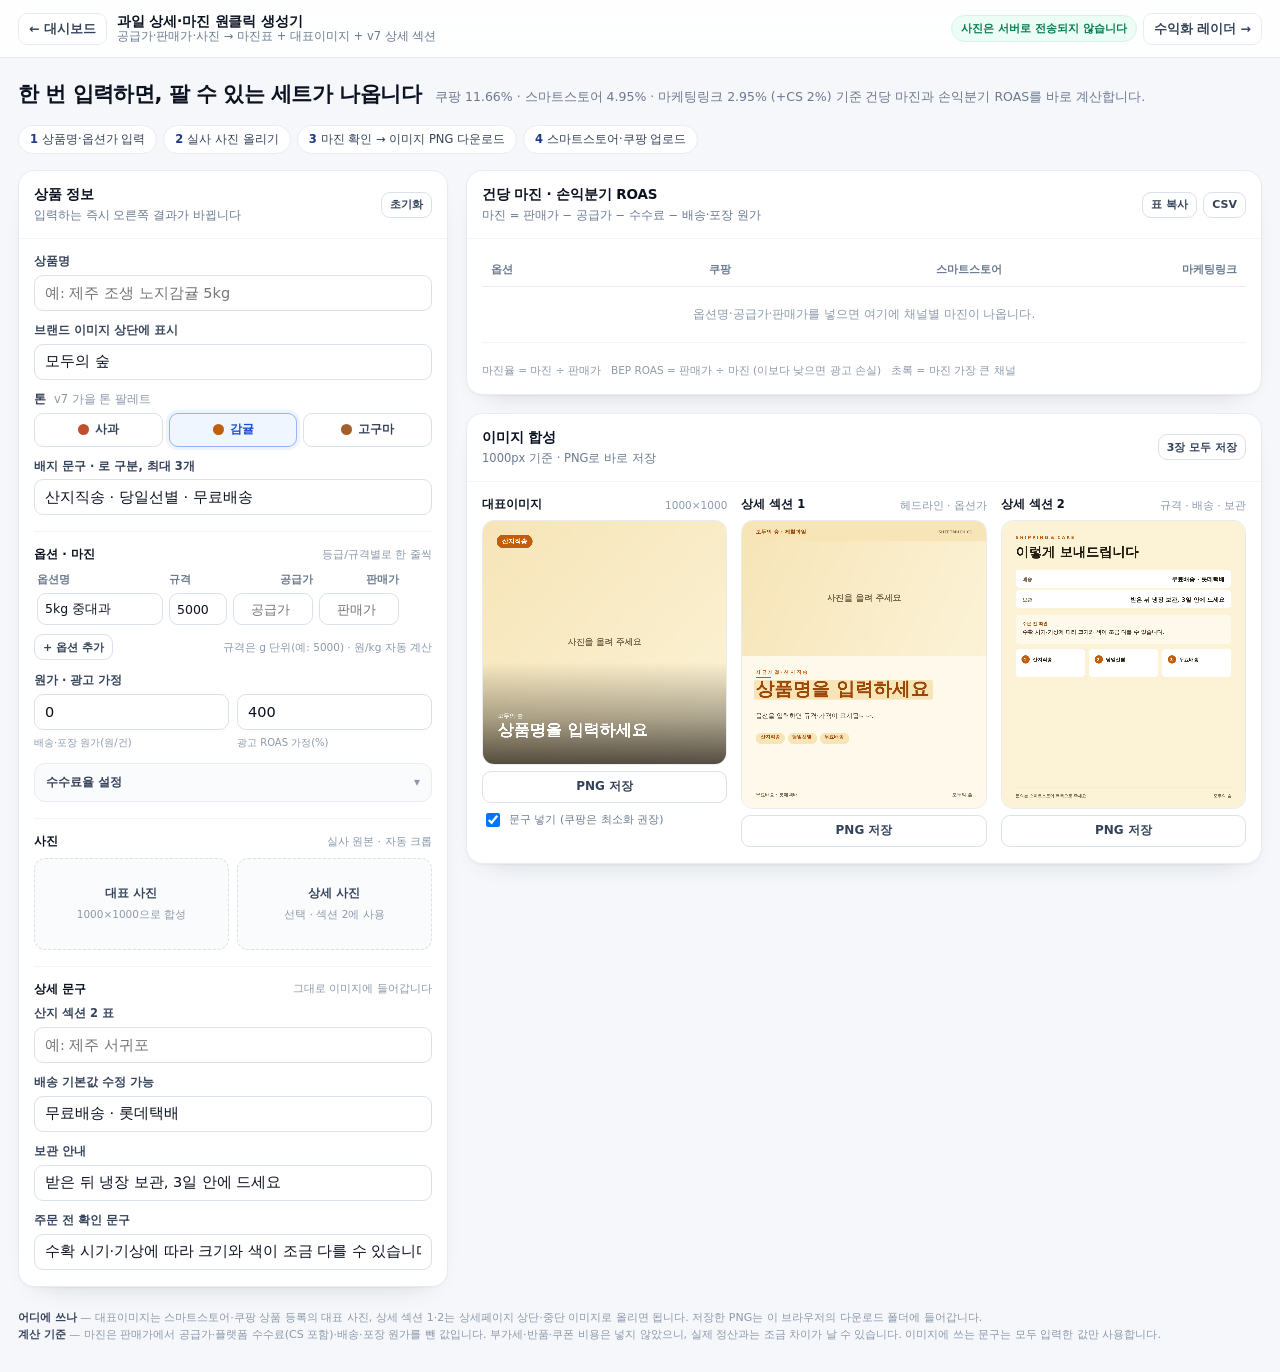
<file: generator.html>
<!DOCTYPE html>
<html lang="ko">
<head>
<meta charset="utf-8" />
<meta name="viewport" content="width=device-width, initial-scale=1, viewport-fit=cover" />
<title>과일 상세·마진 원클릭 생성기 · 매장경영노트</title>
<meta name="description" content="상품명·공급가·판매가·사진만 넣으면 쿠팡/스마트스토어/마케팅링크 건당 마진·손익분기 ROAS와 1000px 대표이미지·v7 상세 섹션을 브라우저에서 바로 만듭니다." />
<meta name="theme-color" content="#ffffff" />
<meta name="color-scheme" content="light" />
<link rel="icon" href="./icon-192.png" />
<link rel="apple-touch-icon" href="./icon-180.png" />
<style>
  :root {
    --bg: #f5f7fa;
    --surface: #ffffff;
    --surface-2: #fafbfd;
    --ink: #0b1220;
    --ink-2: #35435a;
    --muted: #6b7a90;
    --muted-2: #8c99ab;
    --line: #e8ecf2;
    --line-strong: #dbe1ea;
    --brand: #1e3a8a;
    --ok: #0f9d58;
    --warn: #b45309;
    --bad: #e11d48;
    --font: "Pretendard Variable", Pretendard, -apple-system, BlinkMacSystemFont, system-ui, "Apple SD Gothic Neo", "Noto Sans KR", "Malgun Gothic", sans-serif;
  }
  * { box-sizing: border-box; }
  html, body { margin: 0; padding: 0; }
  body {
    font-family: var(--font); background: var(--bg); color: var(--ink);
    font-size: 14.5px; line-height: 1.55; -webkit-font-smoothing: antialiased;
    font-variant-numeric: tabular-nums; word-break: keep-all; overflow-wrap: break-word;
  }
  a { color: inherit; text-decoration: none; }
  button, input, select, textarea { font-family: inherit; font-size: inherit; color: inherit; }
  code { background: #eef1f6; padding: 1px 5px; border-radius: 4px; font-size: 12px; }

  .topbar {
    position: sticky; top: 0; z-index: 30;
    display: flex; align-items: center; justify-content: space-between; gap: 12px;
    height: 58px; padding: 0 18px;
    background: rgba(255,255,255,.88); backdrop-filter: saturate(180%) blur(14px);
    -webkit-backdrop-filter: saturate(180%) blur(14px);
    border-bottom: 1px solid var(--line);
  }
  .tb-left { display: flex; align-items: center; gap: 10px; min-width: 0; }
  .back {
    display: inline-flex; align-items: center; gap: 6px; height: 32px; padding: 0 10px;
    border: 1px solid var(--line); border-radius: 9px; background: #fff;
    font-size: 12.5px; font-weight: 600; color: var(--ink-2); white-space: nowrap;
  }
  .back:hover { border-color: var(--line-strong); background: var(--surface-2); }
  .tb-title { display: flex; flex-direction: column; line-height: 1.2; min-width: 0; }
  .tb-title strong { font-size: 14px; font-weight: 700; letter-spacing: -.01em; }
  .tb-title span { font-size: 11.5px; color: var(--muted); }
  .tb-right { display: flex; align-items: center; gap: 6px; }
  .pill {
    display: inline-flex; align-items: center; gap: 5px;
    padding: 4px 9px; border-radius: 999px; font-size: 11px; font-weight: 650;
    background: #ecfdf5; color: #067a52; border: 1px solid #d6f2e5; white-space: nowrap;
  }
  .pill a { text-decoration: underline; }

  .wrap { max-width: 1420px; margin: 0 auto; padding: 18px; }
  .intro {
    display: flex; flex-wrap: wrap; align-items: baseline; gap: 8px 14px;
    margin: 2px 0 14px;
  }
  .intro h1 { margin: 0; font-size: 21px; font-weight: 780; letter-spacing: -.025em; }
  .intro p { margin: 0; font-size: 12.5px; color: var(--muted); }
  .steps { display: flex; flex-wrap: wrap; gap: 6px; margin: 0 0 16px; padding: 0; list-style: none; }
  .steps li {
    font-size: 11.5px; color: var(--ink-2); background: #fff; border: 1px solid var(--line);
    border-radius: 999px; padding: 5px 11px;
  }
  .steps b { color: var(--brand); margin-right: 4px; }

  .cols { display: grid; grid-template-columns: minmax(360px, 430px) minmax(0, 1fr); gap: 18px; align-items: start; }
  .card {
    background: var(--surface); border: 1px solid var(--line); border-radius: 16px;
    box-shadow: 0 1px 2px rgba(15,23,42,.04), 0 12px 28px -22px rgba(15,23,42,.3);
  }
  .card-head {
    display: flex; flex-wrap: wrap; align-items: center; justify-content: space-between; gap: 8px;
    padding: 13px 15px; border-bottom: 1px solid #f1f4f8;
  }
  .card-head h2 { margin: 0; font-size: 13.5px; font-weight: 720; letter-spacing: -.01em; }
  .card-head p { margin: 2px 0 0; font-size: 11.5px; color: var(--muted); }
  .card-body { padding: 14px 15px 16px; }
  .form { position: sticky; top: 74px; }

  .field { margin-bottom: 11px; }
  .field > label, .f-label {
    display: block; font-size: 11.5px; font-weight: 650; color: var(--ink-2); margin-bottom: 4px;
  }
  .f-label .hint { font-weight: 500; color: var(--muted-2); margin-left: 4px; }
  input[type="text"], input[type="number"] {
    width: 100%; height: 36px; padding: 0 10px; border: 1px solid var(--line-strong);
    border-radius: 9px; background: #fff; outline: none; transition: border-color .15s, box-shadow .15s;
  }
  input[type="text"]:focus, input[type="number"]:focus {
    border-color: #93b4f5; box-shadow: 0 0 0 3px rgba(37,99,235,.10);
  }
  .row2 { display: grid; grid-template-columns: 1fr 1fr; gap: 8px; }
  .row3 { display: grid; grid-template-columns: repeat(3, 1fr); gap: 6px; }
  .tones { display: flex; gap: 6px; }
  .tone { flex: 1; }
  .tone input { position: absolute; opacity: 0; width: 0; height: 0; }
  .tone span {
    display: flex; align-items: center; justify-content: center; gap: 6px;
    height: 34px; border: 1px solid var(--line-strong); border-radius: 9px;
    font-size: 12px; font-weight: 650; color: var(--ink-2); cursor: pointer; background: #fff;
  }
  .tone span i { width: 11px; height: 11px; border-radius: 50%; display: block; }
  .tone input:checked + span { border-color: #93b4f5; background: #eff6ff; color: #1d4ed8; box-shadow: 0 0 0 3px rgba(37,99,235,.08); }
  .tone input:focus-visible + span { box-shadow: 0 0 0 3px rgba(37,99,235,.18); }

  .sub-h {
    display: flex; align-items: center; justify-content: space-between; gap: 8px;
    margin: 16px 0 7px; padding-top: 13px; border-top: 1px solid #f1f4f8;
  }
  .sub-h strong { font-size: 12px; font-weight: 720; }
  .sub-h small { font-size: 11px; color: var(--muted-2); }
  .btn {
    display: inline-flex; align-items: center; justify-content: center; gap: 6px;
    height: 32px; padding: 0 11px; border-radius: 9px; border: 1px solid var(--line-strong);
    background: #fff; color: var(--ink-2); font-size: 12px; font-weight: 650; cursor: pointer;
    transition: background .14s, border-color .14s, transform .14s;
  }
  .btn:hover { background: var(--surface-2); border-color: #cbd5e1; }
  .btn:active { transform: scale(.98); }
  .btn.primary { background: #0b1220; border-color: #0b1220; color: #fff; }
  .btn.primary:hover { background: #1a2437; }
  .btn.tiny { height: 26px; padding: 0 8px; font-size: 11px; }
  .btn:disabled { opacity: .45; cursor: not-allowed; }

  .opt-table { width: 100%; border-collapse: collapse; }
  .opt-table th {
    font-size: 10.5px; font-weight: 650; color: var(--muted); text-align: left;
    padding: 0 3px 4px; white-space: nowrap;
  }
  .opt-table th.n { text-align: right; }
  .opt-table td { padding: 2px 3px; vertical-align: middle; }
  .opt-table input { height: 32px; padding: 0 7px; font-size: 12.5px; }
  .opt-table input.num { text-align: right; }
  .del {
    width: 26px; height: 26px; border-radius: 7px; border: 1px solid var(--line);
    background: #fff; color: var(--muted-2); cursor: pointer; font-size: 14px; line-height: 1;
  }
  .del:hover { color: var(--bad); border-color: #fecdd3; background: #fff1f2; }
  .opt-foot { display: flex; align-items: center; justify-content: space-between; margin-top: 7px; gap: 8px; }

  details.fees { margin-top: 4px; border: 1px solid var(--line); border-radius: 11px; background: var(--surface-2); }
  details.fees summary {
    cursor: pointer; padding: 9px 11px; font-size: 12px; font-weight: 650; color: var(--ink-2);
    list-style: none;
  }
  details.fees summary::-webkit-details-marker { display: none; }
  details.fees summary::after { content: "▾"; float: right; color: var(--muted-2); }
  details.fees[open] summary::after { content: "▴"; }
  details.fees .fees-body { padding: 0 11px 12px; }
  .fee-grid { display: grid; grid-template-columns: repeat(4, 1fr); gap: 6px; }
  .fee-grid label { font-size: 10.5px; color: var(--muted); display: block; margin-bottom: 3px; }
  .fee-grid input { height: 30px; padding: 0 7px; font-size: 12px; text-align: right; }
  .fee-note { margin: 8px 0 0; font-size: 10.5px; color: var(--muted-2); line-height: 1.5; }

  .uploads { display: grid; grid-template-columns: 1fr 1fr; gap: 8px; }
  .drop {
    position: relative; display: flex; flex-direction: column; align-items: center; justify-content: center;
    gap: 4px; height: 92px; border: 1.5px dashed var(--line-strong); border-radius: 11px;
    background: var(--surface-2); cursor: pointer; text-align: center; padding: 6px; overflow: hidden;
  }
  .drop:hover { border-color: #93b4f5; background: #f8fbff; }
  .drop strong { font-size: 11.5px; font-weight: 650; color: var(--ink-2); }
  .drop span { font-size: 10.5px; color: var(--muted-2); }
  .drop input { position: absolute; inset: 0; opacity: 0; cursor: pointer; }
  .drop.has img { width: 100%; height: 100%; object-fit: cover; border-radius: 8px; }
  .drop.has strong, .drop.has span { display: none; }

  /* ---------- outputs ---------- */
  .out-stack { display: flex; flex-direction: column; gap: 18px; }
  .margin-table { width: 100%; border-collapse: collapse; }
  .margin-table th, .margin-table td { padding: 8px 9px; border-bottom: 1px solid #f1f4f8; text-align: right; vertical-align: middle; }
  .margin-table thead th { font-size: 11px; color: var(--muted); font-weight: 650; border-bottom: 1px solid var(--line); white-space: nowrap; }
  .margin-table thead th:first-child, .margin-table tbody th { text-align: left; }
  .margin-table tbody th { font-weight: 650; font-size: 12.5px; }
  .margin-table tbody th small { display: block; font-weight: 500; font-size: 10.5px; color: var(--muted-2); }
  .cell b { display: block; font-size: 13px; font-weight: 720; letter-spacing: -.01em; }
  .cell span { display: block; font-size: 10.5px; color: var(--muted); margin-top: 1px; }
  .cell.best b { color: #0b7a4b; }
  .cell.best { background: #f4fdf8; }
  .cell.neg b { color: var(--bad); }
  .cell.dim b { color: var(--muted-2); font-weight: 600; }
  .badge-best {
    display: inline-block; margin-left: 5px; font-size: 9.5px; font-weight: 700; vertical-align: 1px;
    background: #dcfce7; color: #0b7a4b; border-radius: 4px; padding: 1px 4px; letter-spacing: .02em;
  }
  .m-foot { display: flex; flex-wrap: wrap; gap: 6px 12px; align-items: center; margin-top: 10px; font-size: 11px; color: var(--muted); }
  .m-foot b { color: var(--ink-2); }
  .warn-line {
    margin-top: 9px; padding: 8px 10px; border-radius: 9px; font-size: 11.5px;
    background: #fff7ed; border: 1px solid #fed7aa; color: #9a3412;
  }
  .legend { display: flex; flex-wrap: wrap; gap: 4px 10px; margin-top: 9px; font-size: 10.5px; color: var(--muted-2); }

  .preview-grid { display: grid; grid-template-columns: repeat(auto-fit, minmax(240px, 1fr)); gap: 14px; }
  .shot { min-width: 0; }
  .shot-head { display: flex; align-items: center; justify-content: space-between; gap: 6px; margin-bottom: 6px; }
  .shot-head strong { font-size: 11.5px; font-weight: 680; }
  .shot-head span { font-size: 10.5px; color: var(--muted-2); }
  .canvas-box {
    border: 1px solid var(--line); border-radius: 12px; overflow: hidden; background:
      repeating-conic-gradient(#f1f4f8 0% 25%, #fafbfd 0% 50%) 50% / 16px 16px;
  }
  .canvas-box canvas { display: block; width: 100%; height: auto; }
  .shot-actions { display: flex; gap: 6px; margin-top: 6px; }
  .shot-actions .btn { flex: 1; }

  .toast {
    position: fixed; left: 50%; bottom: 22px; transform: translate(-50%, 14px);
    background: #0b1220; color: #fff; font-size: 12.5px; font-weight: 600;
    padding: 9px 15px; border-radius: 999px; opacity: 0; pointer-events: none;
    transition: opacity .2s, transform .2s; z-index: 50; max-width: calc(100vw - 32px); text-align: center;
  }
  .toast.show { opacity: 1; transform: translate(-50%, 0); }

  .foot { margin: 22px 0 10px; font-size: 11px; color: var(--muted-2); line-height: 1.6; }
  .foot b { color: var(--ink-2); }

  @media (max-width: 1040px) {
    .cols { grid-template-columns: 1fr; }
    .form { position: static; }
  }
  @media (max-width: 560px) {
    .wrap { padding: 12px; }
    .row2, .row3, .uploads { grid-template-columns: 1fr 1fr; }
    .row3 { grid-template-columns: 1fr 1fr; }
    .margin-table th, .margin-table td { padding: 7px 5px; }
    .cell b { font-size: 12px; }
    .cell span { font-size: 9.5px; }
    .margin-table thead th { font-size: 10px; }
    .intro h1 { font-size: 18px; }
  }
  @media (prefers-reduced-motion: reduce) {
    * { transition: none !important; animation: none !important; }
  }
</style>
</head>
<body>
<header class="topbar">
  <div class="tb-left">
    <a class="back" href="./index.html#/overview">← 대시보드</a>
    <div class="tb-title">
      <strong>과일 상세·마진 원클릭 생성기</strong>
      <span>공급가·판매가·사진 → 마진표 + 대표이미지 + v7 상세 섹션</span>
    </div>
  </div>
  <div class="tb-right">
    <span class="pill">사진은 서버로 전송되지 않습니다</span>
    <a class="back" href="./index.html#/radar">수익화 레이더 →</a>
  </div>
</header>

<div class="wrap">
  <div class="intro">
    <h1>한 번 입력하면, 팔 수 있는 세트가 나옵니다</h1>
    <p>쿠팡 11.66% · 스마트스토어 4.95% · 마케팅링크 2.95% (+CS 2%) 기준 건당 마진과 손익분기 ROAS를 바로 계산합니다.</p>
  </div>
  <ul class="steps">
    <li><b>1</b>상품명·옵션가 입력</li>
    <li><b>2</b>실사 사진 올리기</li>
    <li><b>3</b>마진 확인 → 이미지 PNG 다운로드</li>
    <li><b>4</b>스마트스토어·쿠팡 업로드</li>
  </ul>

  <div class="cols">
    <!-- ================= 입력 ================= -->
    <section class="card form" aria-label="상품 입력">
      <div class="card-head">
        <div><h2>상품 정보</h2><p>입력하는 즉시 오른쪽 결과가 바뀝니다</p></div>
        <button class="btn tiny" id="resetBtn" type="button">초기화</button>
      </div>
      <div class="card-body">
        <div class="field">
          <label for="productName">상품명</label>
          <input type="text" id="productName" placeholder="예: 제주 조생 노지감귤 5kg" />
        </div>
        <div class="field">
          <label for="brand">브랜드 <span class="hint">이미지 상단에 표시</span></label>
          <input type="text" id="brand" value="모두의 숲" placeholder="모두의 숲" />
        </div>
        <div class="field">
          <span class="f-label">톤 <span class="hint">v7 가을 톤 팔레트</span></span>
          <div class="tones" role="radiogroup" aria-label="톤 선택">
            <label class="tone"><input type="radio" name="tone" value="apple" /><span><i style="background:#C0502D"></i>사과</span></label>
            <label class="tone"><input type="radio" name="tone" value="citrus" checked /><span><i style="background:#C05E0C"></i>감귤</span></label>
            <label class="tone"><input type="radio" name="tone" value="sweet" /><span><i style="background:#A45E28"></i>고구마</span></label>
          </div>
        </div>
        <div class="field">
          <label for="badges">배지 문구 <span class="hint">· 로 구분, 최대 3개</span></label>
          <input type="text" id="badges" value="산지직송 · 당일선별 · 무료배송" />
        </div>

        <div class="sub-h"><strong>옵션 · 마진</strong><small>등급/규격별로 한 줄씩</small></div>
        <table class="opt-table">
          <thead>
            <tr><th>옵션명</th><th>규격</th><th class="n">공급가</th><th class="n">판매가</th><th></th></tr>
          </thead>
          <tbody id="optBody"></tbody>
        </table>
        <div class="opt-foot">
          <button class="btn tiny" id="addOpt" type="button">+ 옵션 추가</button>
          <small style="font-size:10.5px;color:var(--muted-2)">규격은 g 단위(예: 5000) · 원/kg 자동 계산</small>
        </div>

        <div class="field" style="margin-top:12px">
          <span class="f-label">원가 · 광고 가정</span>
          <div class="row2">
            <div>
              <input type="number" id="packCost" value="0" min="0" step="100" aria-label="배송·포장 원가" placeholder="배송·포장 원가" />
              <small style="font-size:10px;color:var(--muted-2)">배송·포장 원가(원/건)</small>
            </div>
            <div>
              <input type="number" id="targetRoas" value="400" min="0" step="10" aria-label="광고 ROAS 가정" placeholder="ROAS %" />
              <small style="font-size:10px;color:var(--muted-2)">광고 ROAS 가정(%)</small>
            </div>
          </div>
        </div>

        <details class="fees">
          <summary>수수료율 설정</summary>
          <div class="fees-body">
            <div class="fee-grid">
              <div><label for="feeCoupang">쿠팡 %</label><input type="number" id="feeCoupang" value="11.66" step="0.01" min="0" /></div>
              <div><label for="feeStore">스토어 %</label><input type="number" id="feeStore" value="4.95" step="0.01" min="0" /></div>
              <div><label for="feeMkt">마케팅링크 %</label><input type="number" id="feeMkt" value="2.95" step="0.01" min="0" /></div>
              <div><label for="feeCS">CS %</label><input type="number" id="feeCS" value="2" step="0.01" min="0" /></div>
            </div>
            <p class="fee-note">기본값은 실제 적용 중인 값입니다. 쿠팡 11.66%+CS 2%, 스마트스토어 4.95%+CS 2%, 마케팅링크 2.95%+CS 2%. 카테고리·이벤트로 달라지면 여기서 고치면 표 전체가 다시 계산됩니다.</p>
          </div>
        </details>

        <div class="sub-h"><strong>사진</strong><small>실사 원본 · 자동 크롭</small></div>
        <div class="uploads">
          <label class="drop" id="dropMain">
            <input type="file" id="imgMain" accept="image/*" />
            <strong>대표 사진</strong><span>1000×1000으로 합성</span>
          </label>
          <label class="drop" id="dropExtra">
            <input type="file" id="imgExtra" accept="image/*" />
            <strong>상세 사진</strong><span>선택 · 섹션 2에 사용</span>
          </label>
        </div>

        <div class="sub-h"><strong>상세 문구</strong><small>그대로 이미지에 들어갑니다</small></div>
        <div class="field">
          <label for="origin">산지 <span class="hint">섹션 2 표</span></label>
          <input type="text" id="origin" placeholder="예: 제주 서귀포" />
        </div>
        <div class="field">
          <label for="shipping">배송 <span class="hint">기본값 수정 가능</span></label>
          <input type="text" id="shipping" value="무료배송 · 롯데택배" />
        </div>
        <div class="field">
          <label for="storage">보관 안내</label>
          <input type="text" id="storage" value="받은 뒤 냉장 보관, 3일 안에 드세요" />
        </div>
        <div class="field" style="margin-bottom:0">
          <label for="notice">주문 전 확인 문구</label>
          <input type="text" id="notice" value="수확 시기·기상에 따라 크기와 색이 조금 다를 수 있습니다." />
        </div>
      </div>
    </section>

    <!-- ================= 결과 ================= -->
    <div class="out-stack">
      <section class="card" aria-label="마진 계산 결과">
        <div class="card-head">
          <div><h2>건당 마진 · 손익분기 ROAS</h2><p>마진 = 판매가 − 공급가 − 수수료 − 배송·포장 원가</p></div>
          <div style="display:flex;gap:6px">
            <button class="btn tiny" id="copyBtn" type="button">표 복사</button>
            <button class="btn tiny" id="csvBtn" type="button">CSV</button>
          </div>
        </div>
        <div class="card-body">
          <div style="overflow-x:auto">
            <table class="margin-table" id="marginTable">
              <thead>
                <tr>
                  <th>옵션</th>
                  <th>쿠팡</th>
                  <th>스마트스토어</th>
                  <th>마케팅링크</th>
                </tr>
              </thead>
              <tbody id="marginBody"></tbody>
            </table>
          </div>
          <div class="m-foot" id="marginFoot"></div>
          <div id="warnBox"></div>
          <div class="legend">
            <span>마진율 = 마진 ÷ 판매가</span>
            <span>BEP ROAS = 판매가 ÷ 마진 (이보다 낮으면 광고 손실)</span>
            <span>초록 = 마진 가장 큰 채널</span>
          </div>
        </div>
      </section>

      <section class="card" aria-label="이미지 생성">
        <div class="card-head">
          <div><h2>이미지 합성</h2><p>1000px 기준 · PNG로 바로 저장</p></div>
          <button class="btn tiny" id="allBtn" type="button">3장 모두 저장</button>
        </div>
        <div class="card-body">
          <div class="preview-grid">
            <div class="shot">
              <div class="shot-head"><strong>대표이미지</strong><span>1000×1000</span></div>
              <div class="canvas-box"><canvas id="cvMain" width="1000" height="1000"></canvas></div>
              <div class="shot-actions"><button class="btn" type="button" data-save="cvMain">PNG 저장</button></div>
              <label style="display:flex;align-items:center;gap:6px;margin-top:7px;font-size:11px;color:var(--muted)">
                <input type="checkbox" id="mainText" checked style="width:14px;height:14px" />
                문구 넣기 (쿠팡은 최소화 권장)
              </label>
            </div>
            <div class="shot">
              <div class="shot-head"><strong>상세 섹션 1</strong><span>헤드라인 · 옵션가</span></div>
              <div class="canvas-box"><canvas id="cvSec1" width="1000" height="1180"></canvas></div>
              <div class="shot-actions"><button class="btn" type="button" data-save="cvSec1">PNG 저장</button></div>
            </div>
            <div class="shot">
              <div class="shot-head"><strong>상세 섹션 2</strong><span>규격 · 배송 · 보관</span></div>
              <div class="canvas-box"><canvas id="cvSec2" width="1000" height="1180"></canvas></div>
              <div class="shot-actions"><button class="btn" type="button" data-save="cvSec2">PNG 저장</button></div>
            </div>
          </div>
        </div>
      </section>
    </div>
  </div>

  <p class="foot">
    <b>어디에 쓰나</b> — 대표이미지는 스마트스토어·쿠팡 상품 등록의 대표 사진, 상세 섹션 1·2는 상세페이지 상단·중단 이미지로 올리면 됩니다. 저장한 PNG는 이 브라우저의 다운로드 폴더에 들어갑니다.<br />
    <b>계산 기준</b> — 마진은 판매가에서 공급가·플랫폼 수수료(CS 포함)·배송·포장 원가를 뺀 값입니다. 부가세·반품·쿠폰 비용은 넣지 않았으니, 실제 정산과는 조금 차이가 날 수 있습니다. 이미지에 쓰는 문구는 모두 입력한 값만 사용합니다.
  </p>
</div>

<div class="toast" id="toast" role="status" aria-live="polite"></div>

<script>
(function () {
  "use strict";

  var $ = function (s) { return document.querySelector(s); };
  var FONT = "'Pretendard Variable', Pretendard, -apple-system, 'Apple SD Gothic Neo', 'Noto Sans KR', 'Malgun Gothic', system-ui, sans-serif";
  var STORE_KEY = "storenote-generator-v1";

  var TONES = {
    apple: { name: "사과", bg: "#FDF6EE", cream: "#FAEDE3", cream2: "#F5DFD1", line: "#E9CDB8", accent: "#C0502D", accent2: "#9E3B1E", soft: "#DE8663", amber: "#D9954A", muted: "#7E6A57", ink: "#241A13", body: "#4C4038" },
    citrus: { name: "감귤", bg: "#FEF9EA", cream: "#FCF3D7", cream2: "#F7E5B8", line: "#EAD5A9", accent: "#C05E0C", accent2: "#9C4705", soft: "#E08E3E", amber: "#DB9F22", muted: "#7C6B4F", ink: "#241C10", body: "#4D4232" },
    sweet: { name: "고구마", bg: "#FBF4E9", cream: "#F5E7D3", cream2: "#EBD6B6", line: "#DFC4A2", accent: "#A45E28", accent2: "#83471A", soft: "#C98850", amber: "#D1984F", muted: "#7A6650", ink: "#241B12", body: "#4C4133" }
  };

  var state = {
    options: [],
    images: { main: null, extra: null },
    flash: null
  };

  function esc(v) { return String(v == null ? "" : v).replace(/&/g, "&amp;").replace(/</g, "&lt;").replace(/>/g, "&gt;").replace(/"/g, "&quot;"); }
  function won(n) { return Number(n || 0).toLocaleString("ko-KR"); }
  function num(v) { var n = Number(String(v == null ? "" : v).replace(/[^0-9.\-]/g, "")); return isFinite(n) ? n : 0; }

  function toast(msg) {
    var t = $("#toast");
    t.textContent = msg;
    t.classList.add("show");
    clearTimeout(t._h);
    t._h = setTimeout(function () { t.classList.remove("show"); }, 2400);
  }

  /* ---------------- 옵션 행 ---------------- */
  function blankOption(name, spec, supply, price) {
    return { name: name || "", spec: spec || "", supply: supply == null ? "" : supply, price: price == null ? "" : price };
  }

  function renderOptions() {
    var body = $("#optBody");
    body.innerHTML = state.options.map(function (o, i) {
      return '<tr data-i="' + i + '">' +
        '<td><input type="text" data-f="name" value="' + esc(o.name) + '" placeholder="예: 5kg 중대과" aria-label="옵션명 ' + (i + 1) + '" /></td>' +
        '<td style="width:64px"><input type="text" data-f="spec" value="' + esc(o.spec) + '" placeholder="5000" inputmode="numeric" aria-label="규격 g ' + (i + 1) + '" /></td>' +
        '<td style="width:86px"><input type="number" class="num" data-f="supply" value="' + esc(o.supply) + '" placeholder="공급가" min="0" step="100" aria-label="공급가 ' + (i + 1) + '" /></td>' +
        '<td style="width:86px"><input type="number" class="num" data-f="price" value="' + esc(o.price) + '" placeholder="판매가" min="0" step="100" aria-label="판매가 ' + (i + 1) + '" /></td>' +
        '<td style="width:30px">' + (state.options.length > 1 ? '<button class="del" type="button" data-del="' + i + '" aria-label="옵션 ' + (i + 1) + ' 삭제">×</button>' : '') + '</td>' +
        '</tr>';
    }).join("");
  }

  function syncOptionsFromDom() {
    state.options = Array.prototype.map.call(document.querySelectorAll("#optBody tr"), function (tr) {
      return {
        name: tr.querySelector('[data-f="name"]').value,
        spec: tr.querySelector('[data-f="spec"]').value,
        supply: tr.querySelector('[data-f="supply"]').value,
        price: tr.querySelector('[data-f="price"]').value
      };
    });
  }

  $("#optBody").addEventListener("input", function (e) {
    if (!e.target.matches("input")) return;
    syncOptionsFromDom();
    update();
    save();
  });
  $("#optBody").addEventListener("click", function (e) {
    var b = e.target.closest("[data-del]");
    if (!b) return;
    syncOptionsFromDom();
    state.options.splice(Number(b.getAttribute("data-del")), 1);
    if (!state.options.length) state.options.push(blankOption());
    renderOptions();
    update();
    save();
  });
  $("#addOpt").addEventListener("click", function () {
    syncOptionsFromDom();
    state.options.push(blankOption());
    renderOptions();
    var rows = document.querySelectorAll("#optBody tr");
    var last = rows[rows.length - 1];
    if (last) last.querySelector('[data-f="name"]').focus();
    update();
    save();
  });

  /* ---------------- 계산 ---------------- */
  function fees() {
    return {
      coupang: num($("#feeCoupang").value),
      store: num($("#feeStore").value),
      mkt: num($("#feeMkt").value),
      cs: num($("#feeCS").value)
    };
  }

  function calcRow(o) {
    var price = num(o.price), supply = num(o.supply), pack = num($("#packCost").value);
    var f = fees(), roas = num($("#targetRoas").value);
    var channels = [
      { key: "coupang", label: "쿠팡", rate: f.coupang + f.cs },
      { key: "store", label: "스마트스토어", rate: f.store + f.cs },
      { key: "mkt", label: "마케팅링크", rate: f.mkt + f.cs }
    ].map(function (c) {
      var fee = price * c.rate / 100;
      var margin = price - supply - fee - pack;
      var pct = price > 0 ? (margin / price) * 100 : 0;
      var bep = margin > 0 ? (price / margin) * 100 : null;
      var adCost = roas > 0 ? price / roas * 100 : null;
      var net = adCost == null ? null : margin - adCost;
      return { key: c.key, label: c.label, rate: c.rate, fee: fee, margin: margin, pct: pct, bep: bep, adCost: adCost, net: net };
    });
    var best = channels.reduce(function (a, b) { return b.margin > a.margin ? b : a; }, channels[0]);
    return { opt: o, price: price, supply: supply, spec: num(o.spec), channels: channels, best: best.key };
  }

  function rows() {
    return state.options.map(calcRow).filter(function (r) { return r.price > 0 || num(r.opt.supply) > 0; });
  }

  function renderMargin() {
    var rs = rows();
    var body = $("#marginBody");
    if (!rs.length) {
      body.innerHTML = '<tr><td colspan="4" style="text-align:center;color:var(--muted-2);font-size:12px;padding:18px 6px">옵션명·공급가·판매가를 넣으면 여기에 채널별 마진이 나옵니다.</td></tr>';
      $("#marginFoot").innerHTML = "";
      $("#warnBox").innerHTML = "";
      return;
    }
    var bests = {};
    body.innerHTML = rs.map(function (r) {
      var cells = r.channels.map(function (c) {
        var cls = "cell" + (c.key === r.best && c.margin > 0 ? " best" : "") + (c.margin < 0 ? " neg" : "");
        var bep = c.bep == null ? "적자" : "BEP " + Math.round(c.bep) + "%";
        return '<td class="' + cls + '">' +
          '<b>' + (c.margin < 0 ? "−" : "") + won(Math.abs(Math.round(c.margin))) + '원' +
          (c.key === r.best && c.margin > 0 ? '<span class="badge-best">최고</span>' : '') + '</b>' +
          '<span>' + c.pct.toFixed(1) + '% · ' + bep + '</span></td>';
      }).join("");
      if (!bests[r.best]) bests[r.best] = 0;
      bests[r.best] += 1;
      var perKg = r.spec > 0 ? ' <small>(' + won(Math.round(r.price / r.spec * 1000)) + '원/kg)</small>' : "";
      return '<tr><th>' + esc(r.opt.name || "옵션") + perKg +
        '<small>공급 ' + won(r.supply) + ' · 판매 ' + won(r.price) + '</small></th>' + cells + '</tr>';
    }).join("");

    var bestKey = Object.keys(bests).sort(function (a, b) { return bests[b] - bests[a]; })[0];
    var bestLabel = { coupang: "쿠팡", store: "스마트스토어", mkt: "마케팅링크" }[bestKey] || "-";
    var first = rs[0];
    var f = fees();
    $("#marginFoot").innerHTML =
      '가장 많이 남는 채널 <b>' + bestLabel + '</b>' +
      '<span>수수료 ' + f.coupang + '/' + f.store + '/' + f.mkt + '% + CS ' + f.cs + '%</span>' +
      '<span>' + rs.length + '개 옵션</span>';

    var warns = [];
    rs.forEach(function (r) {
      if (r.supply >= r.price) warns.push('"' + esc(r.opt.name || "옵션") + '" 판매가(' + won(r.price) + '원)가 공급가(' + won(r.supply) + '원)보다 낮거나 같습니다.');
      else if (first && r.channels.every(function (c) { return c.pct < 10; })) warns.push('"' + esc(r.opt.name || "옵션") + '" 마진율이 10% 미만입니다. 광고를 붙이면 손실이 날 수 있습니다.');
    });
    $("#warnBox").innerHTML = warns.length ? '<div class="warn-line">' + warns.join("<br>") + '</div>' : "";

    var roas = num($("#targetRoas").value);
    if (roas > 0 && first) {
      var c0 = first.channels[0];
      if (c0.adCost != null) {
        $("#marginFoot").insertAdjacentHTML("beforeend",
          '<span>ROAS ' + roas + '% 가정 시 건당 광고비 <b>' + won(Math.round(c0.adCost)) + '원</b>' +
          (c0.net != null ? ' · 순익 <b>' + (c0.net < 0 ? "−" : "") + won(Math.abs(Math.round(c0.net))) + '원</b>' : '') + '</span>');
      }
    }
  }

  function marginText() {
    var rs = rows();
    if (!rs.length) return "(입력 없음)";
    var out = [];
    rs.forEach(function (r) {
      out.push((r.opt.name || "옵션") + " | 판매 " + won(r.price) + "원 | 공급 " + won(r.supply) + "원");
      r.channels.forEach(function (c) {
        out.push("  " + c.label + ": 마진 " + won(Math.round(c.margin)) + "원 (" + c.pct.toFixed(1) + "%), " +
          (c.bep == null ? "적자" : "BEP ROAS " + Math.round(c.bep) + "%"));
      });
    });
    return out.join("\n");
  }

  function marginCsv() {
    var head = ["옵션", "규격(g)", "공급가", "판매가"];
    ["쿠팡", "스마트스토어", "마케팅링크"].forEach(function (l) { head.push(l + " 마진", l + " 마진율(%)", l + " BEP ROAS(%)"); });
    var lines = [head.join(",")];
    rows().forEach(function (r) {
      var line = ['"' + String(r.opt.name || "").replace(/"/g, '""') + '"', r.spec || "", r.supply, r.price];
      r.channels.forEach(function (c) {
        line.push(Math.round(c.margin), c.pct.toFixed(1), c.bep == null ? "" : Math.round(c.bep));
      });
      lines.push(line.join(","));
    });
    return "\ufeff" + lines.join("\r\n");
  }

  /* ---------------- 캔버스 유틸 ---------------- */
  function roundRect(ctx, x, y, w, h, r) {
    var rr = Math.min(r, w / 2, h / 2);
    ctx.beginPath();
    ctx.moveTo(x + rr, y);
    ctx.arcTo(x + w, y, x + w, y + h, rr);
    ctx.arcTo(x + w, y + h, x, y + h, rr);
    ctx.arcTo(x, y + h, x, y, rr);
    ctx.arcTo(x, y, x + w, y, rr);
    ctx.closePath();
  }

  function setFont(ctx, size, weight) {
    ctx.font = (weight || 600) + " " + size + "px " + FONT;
  }

  function wrapLines(ctx, text, maxWidth) {
    var words = String(text || "").split(/\s+/).filter(function (w) { return w.length; });
    var lines = [], cur = "";
    for (var i = 0; i < words.length; i++) {
      var w = words[i];
      var t = cur ? cur + " " + w : w;
      if (ctx.measureText(t).width <= maxWidth) { cur = t; continue; }
      if (cur) { lines.push(cur); cur = ""; }
      if (ctx.measureText(w).width <= maxWidth) { cur = w; continue; }
      var buf = "";
      for (var j = 0; j < w.length; j++) {
        var ch = w.charAt(j);
        if (ctx.measureText(buf + ch).width <= maxWidth) buf += ch;
        else { lines.push(buf); buf = ch; }
      }
      cur = buf;
    }
    if (cur) lines.push(cur);
    return lines;
  }

  function drawCover(ctx, img, x, y, w, h, r) {
    var ir = img.width / img.height, br = w / h;
    var sw, sh, sx, sy;
    if (ir > br) { sh = img.height; sw = sh * br; sx = (img.width - sw) / 2; sy = 0; }
    else { sw = img.width; sh = sw / br; sx = 0; sy = (img.height - sh) / 2; }
    ctx.save();
    roundRect(ctx, x, y, w, h, r || 0);
    ctx.clip();
    ctx.drawImage(img, sx, sy, sw, sh, x, y, w, h);
    ctx.restore();
  }

  function fitText(ctx, text, maxWidth, startSize, weight, minSize) {
    var size = startSize;
    while (size > (minSize || 16)) {
      setFont(ctx, size, weight);
      if (ctx.measureText(text).width <= maxWidth) break;
      size -= 2;
    }
    setFont(ctx, size, weight);
    return size;
  }

  function placeholder(ctx, x, y, w, h, tone) {
    var g = ctx.createLinearGradient(x, y, x + w, y + h);
    g.addColorStop(0, tone.cream2);
    g.addColorStop(1, tone.cream);
    ctx.fillStyle = g;
    ctx.fillRect(x, y, w, h);
    ctx.fillStyle = tone.muted;
    setFont(ctx, Math.max(18, w * 0.035), 600);
    ctx.textAlign = "center";
    ctx.textBaseline = "middle";
    ctx.fillText("사진을 올려 주세요", x + w / 2, y + h / 2);
    ctx.textAlign = "left";
    ctx.textBaseline = "alphabetic";
  }

  function tone() {
    var r = document.querySelector('input[name="tone"]:checked');
    return TONES[(r && r.value) || "citrus"];
  }

  function badges() {
    return ($("#badges").value || "").split(/[·,|]/).map(function (s) { return s.trim(); }).filter(Boolean).slice(0, 3);
  }

  function productName() { return ($("#productName").value || "").trim(); }
  function rs() { return rows(); }

  /* ---------------- 대표이미지 1000×1000 ---------------- */
  function drawMain() {
    var cv = $("#cvMain"), ctx = cv.getContext("2d");
    var t = tone(), W = 1000, H = 1000;
    ctx.clearRect(0, 0, W, H);
    ctx.fillStyle = t.bg;
    ctx.fillRect(0, 0, W, H);

    if (state.images.main) drawCover(ctx, state.images.main, 0, 0, W, H, 0);
    else placeholder(ctx, 0, 0, W, H, t);

    var showText = $("#mainText").checked;
    if (!showText) return;

    var g = ctx.createLinearGradient(0, H - 420, 0, H);
    g.addColorStop(0, "rgba(20,14,8,0)");
    g.addColorStop(.55, "rgba(20,14,8,.34)");
    g.addColorStop(1, "rgba(20,14,8,.72)");
    ctx.fillStyle = g;
    ctx.fillRect(0, H - 420, W, 420);

    var list = badges();
    if (list.length) {
      var label = list[0];
      setFont(ctx, 26, 700);
      var pad = 22, tw = ctx.measureText(label).width;
      ctx.fillStyle = t.accent;
      roundRect(ctx, 56, 56, tw + pad * 2, 56, 28);
      ctx.fill();
      ctx.fillStyle = "#fff";
      ctx.textBaseline = "middle";
      ctx.fillText(label, 56 + pad, 85);
      ctx.textBaseline = "alphabetic";
    }

    var name = productName() || "상품명을 입력하세요";
    var size = 66, lh = size * 1.16;
    setFont(ctx, size, 750);
    var lines = wrapLines(ctx, name, 880).slice(0, 2);
    var lastBaseline = H - 118;
    var firstBaseline = lastBaseline - (lines.length - 1) * lh;

    ctx.fillStyle = "#fff";
    lines.forEach(function (ln, i) { ctx.fillText(ln, 60, firstBaseline + i * lh); });

    setFont(ctx, 24, 600);
    ctx.fillStyle = "rgba(255,255,255,.82)";
    ctx.fillText(($("#brand").value || "").trim(), 60, firstBaseline - 72);

    var r0 = rs()[0];
    if (r0 && r0.spec > 0) {
      setFont(ctx, 26, 600);
      ctx.fillStyle = "rgba(255,255,255,.86)";
      ctx.fillText(won(Math.round(r0.price / r0.spec * 1000)) + "원/kg · " + won(r0.price) + "원~", 60, H - 54);
      ctx.fillStyle = "rgba(255,255,255,.26)";
      ctx.fillRect(60, H - 84, 120, 1);
    }
  }

  /* ---------------- 공통: 배지 칩 줄 ---------------- */
  function drawChips(ctx, list, x, y, t, maxW) {
    var size = 20;
    setFont(ctx, size, 650);
    var widths = list.map(function (b) { return ctx.measureText(b).width + 40; });
    var total = widths.reduce(function (a, b) { return a + b; }, 0) + 12 * (list.length - 1);
    if (total > maxW) {
      size = 17;
      setFont(ctx, size, 650);
      widths = list.map(function (b) { return ctx.measureText(b).width + 34; });
    }
    var bx = x;
    list.forEach(function (b, i) {
      var w = widths[i];
      ctx.fillStyle = t.cream2;
      roundRect(ctx, bx, y, w, size + 26, (size + 26) / 2);
      ctx.fill();
      ctx.fillStyle = t.accent2;
      ctx.fillText(b, bx + (i === 0 ? 20 : 17), y + size + 3);
      bx += w + 12;
    });
    return size + 26;
  }

  function chipRowHeight() { return 48; }

  /* 대표가 카드 폭 — 옵션이 적어도 카드가 과하게 늘어나지 않게 합니다. */
  function cardGeom(n) {
    var gap = 18, maxW = 1000 - 112;
    var w = Math.min((maxW - gap * (n - 1)) / n, 300);
    return { gap: gap, w: w, totalW: w * n + gap * (n - 1) };
  }

  /* ---------------- 상세 섹션 1 ---------------- */
  function sec1Layout(ctx, W, t) {
    var maxW = W - 112;
    var name = productName() || "상품명을 입력하세요";
    var size = 76;
    setFont(ctx, size, 780);
    while (ctx.measureText(name).width > maxW && size > 44) { size -= 3; setFont(ctx, size, 780); }
    var lines = wrapLines(ctx, name, maxW).slice(0, 3);

    var opts = rs().slice(0, 3);
    var sub = opts.length
      ? (opts.length > 1 ? "오늘 선별한 원물을 " + opts.length + "가지 규격으로 보내드립니다." : "오늘 선별해 바로 보내드립니다.")
      : "옵션을 입력하면 규격·가격이 표시됩니다.";
    setFont(ctx, 26, 500);
    var subLines = wrapLines(ctx, sub, maxW).slice(0, 2);

    var bands = 84, photo = 470, gap1 = 74, kickerBlock = 88;
    var head = lines.length * size * 1.14;
    /* 그리는 순서와 똑같이 높이를 더합니다(헤드라인 뒤 6, 본문 뒤 30, 카드 앞 30). */
    var subBlock = 6 + subLines.length * 38 + 30;
    var cards = opts.length ? 250 : 0;
    var list = badges();
    var chips = list.length ? chipRowHeight() + 14 : 0;
    var footer = 200;
    var content = bands + photo + gap1 + kickerBlock + head + subBlock + cards + chips;
    var H = Math.max(1180, Math.round(content + footer));

    return {
      W: W, H: H, maxW: maxW, lines: lines, size: size, subLines: subLines, opts: opts,
      bands: bands, photo: photo, gap1: gap1, kickerBlock: kickerBlock, head: head,
      cards: cards, chips: chips, footer: footer,
      cardGeom: opts.length ? cardGeom(opts.length) : null
    };
  }

  function drawSec1() {
    var cv = $("#cvSec1");
    var ctx = cv.getContext("2d");
    var t = tone(), W = 1000;
    var L = sec1Layout(ctx, W, t);
    var H = L.H;
    if (cv.height !== H) cv.height = H;
    ctx.clearRect(0, 0, W, H);
    ctx.fillStyle = t.bg;
    ctx.fillRect(0, 0, W, H);

    ctx.fillStyle = t.cream2;
    ctx.fillRect(0, 0, W, L.bands);
    setFont(ctx, 22, 700);
    ctx.fillStyle = t.accent2;
    ctx.fillText(($("#brand").value || "").trim() + " · 제철과일", 56, 52);
    setFont(ctx, 16, 600);
    ctx.fillStyle = t.muted;
    ctx.textAlign = "right";
    ctx.fillText("SHEETMUCH 01", W - 56, 51);
    ctx.textAlign = "left";

    var photoY = L.bands;
    if (state.images.main) drawCover(ctx, state.images.main, 0, photoY, W, L.photo, 0);
    else placeholder(ctx, 0, photoY, W, L.photo, t);

    var y = photoY + L.photo + L.gap1;
    setFont(ctx, 19, 700);
    ctx.fillStyle = t.accent;
    ctx.fillText("지 금 제 철 · 산 지 직 송", 56, y);
    ctx.fillRect(56, y + 14, 64, 3);

    y += 88;
    setFont(ctx, L.size, 780);
    L.lines.forEach(function (ln, i) {
      if (i === L.lines.length - 1) {
        var w = ctx.measureText(ln).width;
        ctx.fillStyle = t.cream2;
        roundRect(ctx, 50, y - L.size * 0.82, w + 22, L.size * 1.06, 8);
        ctx.fill();
        ctx.fillStyle = t.accent2;
      } else {
        ctx.fillStyle = t.ink;
      }
      ctx.fillText(ln, 56, y);
      y += L.size * 1.14;
    });

    y += 6;
    setFont(ctx, 26, 500);
    ctx.fillStyle = t.body;
    L.subLines.forEach(function (ln) {
      ctx.fillText(ln, 56, y);
      y += 38;
    });

    y += 30;
    if (L.opts.length) {
      var g = L.cardGeom;
      L.opts.forEach(function (r, i) {
        var x = 56 + i * (g.w + g.gap);
        var h = 210;
        ctx.fillStyle = t.cream;
        roundRect(ctx, x, y, g.w, h, 22);
        ctx.fill();
        ctx.strokeStyle = t.line;
        ctx.lineWidth = 1.5;
        ctx.stroke();

        setFont(ctx, 21, 650);
        ctx.fillStyle = t.muted;
        var nl = wrapLines(ctx, r.opt.name || "옵션", g.w - 44).slice(0, 2);
        nl.forEach(function (ln, li) { ctx.fillText(ln, x + 22, y + 46 + li * 28); });

        var priceSize = 40;
        setFont(ctx, priceSize, 800);
        var priceTxt = won(r.price) + "원";
        while (ctx.measureText(priceTxt).width > g.w - 44 && priceSize > 24) {
          priceSize -= 2;
          setFont(ctx, priceSize, 800);
        }
        ctx.fillStyle = t.ink;
        ctx.fillText(priceTxt, x + 22, y + 138);

        if (r.spec > 0) {
          setFont(ctx, 19, 600);
          ctx.fillStyle = t.accent;
          ctx.fillText(won(Math.round(r.price / r.spec * 1000)) + "원/kg", x + 22, y + 176);
        }
        if (i === 0) {
          setFont(ctx, 16, 700);
          var tag = "대표";
          var twd = ctx.measureText(tag).width;
          ctx.fillStyle = t.accent;
          roundRect(ctx, x + g.w - twd - 40, y + 20, twd + 24, 32, 16);
          ctx.fill();
          ctx.fillStyle = "#fff";
          ctx.fillText(tag, x + g.w - twd - 28, y + 43);
        }
      });
      y += 210 + 40;
    }

    var list = badges();
    if (list.length) {
      var chH = drawChips(ctx, list, 56, y - 6, t, L.maxW);
      y += chH;
    }

    ctx.fillStyle = t.line;
    ctx.fillRect(56, H - 92, W - 112, 1);
    setFont(ctx, 19, 600);
    ctx.fillStyle = t.muted;
    ctx.fillText(($("#shipping").value || "").trim(), 56, H - 48);
    ctx.textAlign = "right";
    ctx.fillText(($("#brand").value || "").trim(), W - 56, H - 48);
    ctx.textAlign = "left";
  }

  /* ---------------- 상세 섹션 2 ---------------- */
  function sec2Spec() {
    var spec = [];
    var origin = ($("#origin").value || "").trim();
    var r0 = rs()[0];
    if (origin) spec.push(["산지", origin]);
    if (r0) {
      var names = rs().map(function (r) { return r.opt.name; }).filter(Boolean);
      spec.push(["규격", names.length ? names.join(" / ") : "-"]);
      if (r0.spec > 0) spec.push(["중량", won(r0.spec) + "g 기준 · 100g당 " + won(Math.round(r0.price / r0.spec * 100)) + "원"]);
      spec.push(["가격", rs().map(function (r) { return won(r.price) + "원"; }).join(" / ")]);
    }
    var shipping = ($("#shipping").value || "").trim();
    var storage = ($("#storage").value || "").trim();
    if (shipping) spec.push(["배송", shipping]);
    if (storage) spec.push(["보관", storage]);
    return spec;
  }

  function sec2Layout(ctx, W, t) {
    var spec = sec2Spec();
    var list = badges();
    var notice = ($("#notice").value || "").trim();
    var titleH = 200;
    var rowsH = spec.length * 84;
    var photoH = state.images.extra ? 324 : 0;
    var noticeH = notice ? 140 : 0;
    var chipsH = list.length ? 140 : 0;
    var footer = 170;
    var H = Math.max(1180, Math.round(titleH + rowsH + 18 + photoH + noticeH + chipsH + footer));
    return { W: W, H: H, spec: spec, list: list, notice: notice, titleH: titleH, rowsH: rowsH, photoH: photoH, noticeH: noticeH, chipsH: chipsH, footer: footer };
  }

  function drawSec2() {
    var cv = $("#cvSec2");
    var ctx = cv.getContext("2d");
    var t = tone(), W = 1000;
    var L = sec2Layout(ctx, W, t);
    var H = L.H;
    if (cv.height !== H) cv.height = H;
    ctx.clearRect(0, 0, W, H);
    ctx.fillStyle = t.cream;
    ctx.fillRect(0, 0, W, H);

    setFont(ctx, 17, 700);
    ctx.fillStyle = t.accent;
    ctx.fillText("S H I P P I N G  &  C A R E", 56, 74);
    setFont(ctx, 54, 780);
    ctx.fillStyle = t.ink;
    ctx.fillText("이렇게 보내드립니다", 56, 146);

    var y = L.titleH;
    L.spec.forEach(function (row) {
      ctx.fillStyle = "#fff";
      roundRect(ctx, 56, y, W - 112, 74, 16);
      ctx.fill();
      setFont(ctx, 20, 650);
      ctx.fillStyle = t.muted;
      ctx.fillText(row[0], 84, y + 47);
      fitText(ctx, row[1], W - 112 - 84 - 130, 24, 650, 15);
      ctx.fillStyle = t.ink;
      ctx.textAlign = "right";
      ctx.fillText(row[1], W - 84, y + 48);
      ctx.textAlign = "left";
      y += 84;
    });

    y += 18;
    if (state.images.extra) {
      drawCover(ctx, state.images.extra, 56, y, W - 112, 300, 20);
      y += 324;
    }

    if (L.notice) {
      ctx.fillStyle = t.bg;
      roundRect(ctx, 56, y, W - 112, 120, 18);
      ctx.fill();
      setFont(ctx, 18, 700);
      ctx.fillStyle = t.accent2;
      ctx.fillText("주문 전 확인", 84, y + 42);
      setFont(ctx, 22, 600);
      ctx.fillStyle = t.body;
      wrapLines(ctx, L.notice, W - 112 - 56).slice(0, 2).forEach(function (ln, i) {
        ctx.fillText(ln, 84, y + 78 + i * 30);
      });
      y += 140;
    }

    if (L.list.length) {
      var boxW = (W - 112 - 16 * (L.list.length - 1)) / L.list.length;
      L.list.forEach(function (b, i) {
        var x = 56 + i * (boxW + 16);
        ctx.fillStyle = "#fff";
        roundRect(ctx, x, y, boxW, 116, 16);
        ctx.fill();
        ctx.fillStyle = t.accent;
        roundRect(ctx, x + 24, y + 26, 34, 34, 17);
        ctx.fill();
        setFont(ctx, 16, 700);
        ctx.fillStyle = "#fff";
        ctx.fillText(String(i + 1), x + 33, y + 50);
        fitText(ctx, b, boxW - 84, 20, 700, 13);
        ctx.fillStyle = t.ink;
        ctx.fillText(b, x + 70, y + 51);
      });
      y += 140;
    }

    ctx.fillStyle = t.line;
    ctx.fillRect(56, H - 84, W - 112, 1);
    setFont(ctx, 17, 600);
    ctx.fillStyle = t.muted;
    ctx.fillText("문의는 스마트스토어 톡톡으로 주세요", 56, H - 44);
    ctx.textAlign = "right";
    ctx.fillText(($("#brand").value || "").trim(), W - 56, H - 44);
    ctx.textAlign = "left";
  }

  function drawAll() {
    try {
      drawMain(); drawSec1(); drawSec2();
    } catch (err) {
      console.error(err);
      toast("이미지를 그리지 못했습니다: " + (err && err.message ? err.message : ""));
    }
  }

  /* ---------------- 갱신 ---------------- */
  function update() {
    renderMargin();
    drawAll();
  }

  /* ---------------- 저장/복원 ---------------- */
  function save() {
    try {
      var payload = {
        productName: $("#productName").value,
        brand: $("#brand").value,
        tone: (document.querySelector('input[name="tone"]:checked') || {}).value,
        badges: $("#badges").value,
        origin: $("#origin").value,
        shipping: $("#shipping").value,
        storage: $("#storage").value,
        notice: $("#notice").value,
        packCost: $("#packCost").value,
        targetRoas: $("#targetRoas").value,
        fees: fees(),
        options: state.options
      };
      localStorage.setItem(STORE_KEY, JSON.stringify(payload));
    } catch (e) { /* 저장이 막힌 브라우저는 그냥 넘어갑니다 */ }
  }

  function restore() {
    var raw = null;
    try { raw = localStorage.getItem(STORE_KEY); } catch (e) { return false; }
    if (!raw) return false;
    var p;
    try { p = JSON.parse(raw); } catch (e) { return false; }
    if (!p) return false;
    if (p.productName) $("#productName").value = p.productName;
    if (p.brand) $("#brand").value = p.brand;
    if (p.tone && TONES[p.tone]) {
      var r = document.querySelector('input[name="tone"][value="' + p.tone + '"]');
      if (r) r.checked = true;
    }
    ["badges", "origin", "shipping", "storage", "notice", "packCost", "targetRoas"].forEach(function (k) {
      if (p[k] != null && p[k] !== "") $("#" + k).value = p[k];
    });
    if (p.fees) {
      $("#feeCoupang").value = p.fees.coupang;
      $("#feeStore").value = p.fees.store;
      $("#feeMkt").value = p.fees.mkt;
      $("#feeCS").value = p.fees.cs;
    }
    if (Array.isArray(p.options) && p.options.length) {
      state.options = p.options.map(function (o) { return blankOption(o.name, o.spec, o.supply, o.price); });
    }
    return true;
  }

  /* ---------------- 이미지 업로드 ---------------- */
  function bindUpload(inputId, dropId, key) {
    var input = $("#" + inputId), drop = $("#" + dropId);
    input.addEventListener("change", function () {
      var file = input.files && input.files[0];
      if (!file) return;
      if (!/^image\//.test(file.type)) { toast("이미지 파일만 올릴 수 있습니다"); return; }
      var reader = new FileReader();
      reader.onload = function () {
        var img = new Image();
        img.onload = function () {
          state.images[key] = img;
          drop.classList.add("has");
          var old = drop.querySelector("img");
          if (old) old.remove();
          var thumb = document.createElement("img");
          thumb.alt = key === "main" ? "대표 사진" : "상세 사진";
          thumb.src = reader.result;
          drop.appendChild(thumb);
          update();
        };
        img.onerror = function () { toast("사진을 읽지 못했습니다"); };
        img.src = reader.result;
      };
      reader.readAsDataURL(file);
    });
  }

  /* ---------------- 다운로드 ---------------- */
  function fileName(cv) {
    var base = (productName() || "상품").replace(/[\\/:*?"<>|]/g, "").replace(/\s+/g, "_").slice(0, 40);
    var suffix = cv.id === "cvMain" ? "대표_1000" : cv.id === "cvSec1" ? "상세1" : "상세2";
    return base + "_" + suffix + ".png";
  }

  function download(cv) {
    return new Promise(function (resolve, reject) {
      try {
        cv.toBlob(function (blob) {
          if (!blob) { reject(new Error("blob 생성 실패")); return; }
          var a = document.createElement("a");
          a.href = URL.createObjectURL(blob);
          a.download = fileName(cv);
          document.body.appendChild(a);
          a.click();
          setTimeout(function () { URL.revokeObjectURL(a.href); a.remove(); resolve(); }, 400);
        }, "image/png");
      } catch (e) { reject(e); }
    });
  }

  document.querySelectorAll("[data-save]").forEach(function (btn) {
    btn.addEventListener("click", function () {
      var cv = document.getElementById(btn.getAttribute("data-save"));
      download(cv).then(function () { toast("PNG로 저장했습니다"); }).catch(function () { toast("저장하지 못했습니다"); });
    });
  });

  $("#allBtn").addEventListener("click", function () {
    var ids = ["cvMain", "cvSec1", "cvSec2"];
    toast("3장을 차례로 저장합니다");
    ids.reduce(function (p, id) {
      return p.then(function () { return download(document.getElementById(id)); });
    }, Promise.resolve()).catch(function () { toast("일부 이미지를 저장하지 못했습니다"); });
  });

  $("#copyBtn").addEventListener("click", function () {
    var text = marginText();
    var done = function () { toast("마진표를 복사했습니다"); };
    if (navigator.clipboard && navigator.clipboard.writeText) {
      navigator.clipboard.writeText(text).then(done).catch(function () { fallbackCopy(text, done); });
    } else fallbackCopy(text, done);
  });

  function fallbackCopy(text, done) {
    var ta = document.createElement("textarea");
    ta.value = text;
    ta.style.position = "fixed";
    ta.style.opacity = "0";
    document.body.appendChild(ta);
    ta.select();
    try { document.execCommand("copy"); done(); } catch (e) { toast("복사하지 못했습니다"); }
    ta.remove();
  }

  $("#csvBtn").addEventListener("click", function () {
    var blob = new Blob([marginCsv()], { type: "text/csv;charset=utf-8" });
    var a = document.createElement("a");
    a.href = URL.createObjectURL(blob);
    a.download = (productName() || "마진표").replace(/[\\/:*?"<>|]/g, "") + "_마진.csv";
    document.body.appendChild(a);
    a.click();
    setTimeout(function () { URL.revokeObjectURL(a.href); a.remove(); }, 400);
    toast("CSV로 저장했습니다");
  });

  /* ---------------- 초기 바인딩 ---------------- */
  var DEBOUNCE = null;
  function debouncedUpdate() {
    clearTimeout(DEBOUNCE);
    DEBOUNCE = setTimeout(function () { update(); save(); }, 120);
  }

  ["productName", "brand", "badges", "origin", "shipping", "storage", "notice", "packCost", "targetRoas", "feeCoupang", "feeStore", "feeMkt", "feeCS"]
    .forEach(function (id) {
      var el = $("#" + id);
      el.addEventListener("input", debouncedUpdate);
      el.addEventListener("change", debouncedUpdate);
    });
  document.querySelectorAll('input[name="tone"]').forEach(function (r) { r.addEventListener("change", debouncedUpdate); });
  $("#mainText").addEventListener("change", debouncedUpdate);

  $("#resetBtn").addEventListener("click", function () {
    try { localStorage.removeItem(STORE_KEY); } catch (e) {}
    state.options = [blankOption("5kg 중대과", "5000", "", "")];
    state.images = { main: null, extra: null };
    $("#productName").value = "";
    $("#brand").value = "모두의 숲";
    $("#badges").value = "산지직송 · 당일선별 · 무료배송";
    $("#origin").value = "";
    $("#shipping").value = "무료배송 · 롯데택배";
    $("#storage").value = "받은 뒤 냉장 보관, 3일 안에 드세요";
    $("#notice").value = "수확 시기·기상에 따라 크기와 색이 조금 다를 수 있습니다.";
    $("#packCost").value = "0";
    $("#targetRoas").value = "400";
    $("#feeCoupang").value = "11.66";
    $("#feeStore").value = "4.95";
    $("#feeMkt").value = "2.95";
    $("#feeCS").value = "2";
    document.querySelector('input[name="tone"][value="citrus"]').checked = true;
    document.querySelectorAll(".drop").forEach(function (d) {
      d.classList.remove("has");
      var img = d.querySelector("img");
      if (img) img.remove();
      var inp = d.querySelector("input[type=file]");
      if (inp) inp.value = "";
    });
    renderOptions();
    update();
    toast("입력을 초기화했습니다");
  });

  bindUpload("imgMain", "dropMain", "main");
  bindUpload("imgExtra", "dropExtra", "extra");

  restore();
  if (!state.options.length) state.options = [blankOption("5kg 중대과", "5000", "", "")];
  renderOptions();
  update();

})();
</script>
</body>
</html>
</file>
